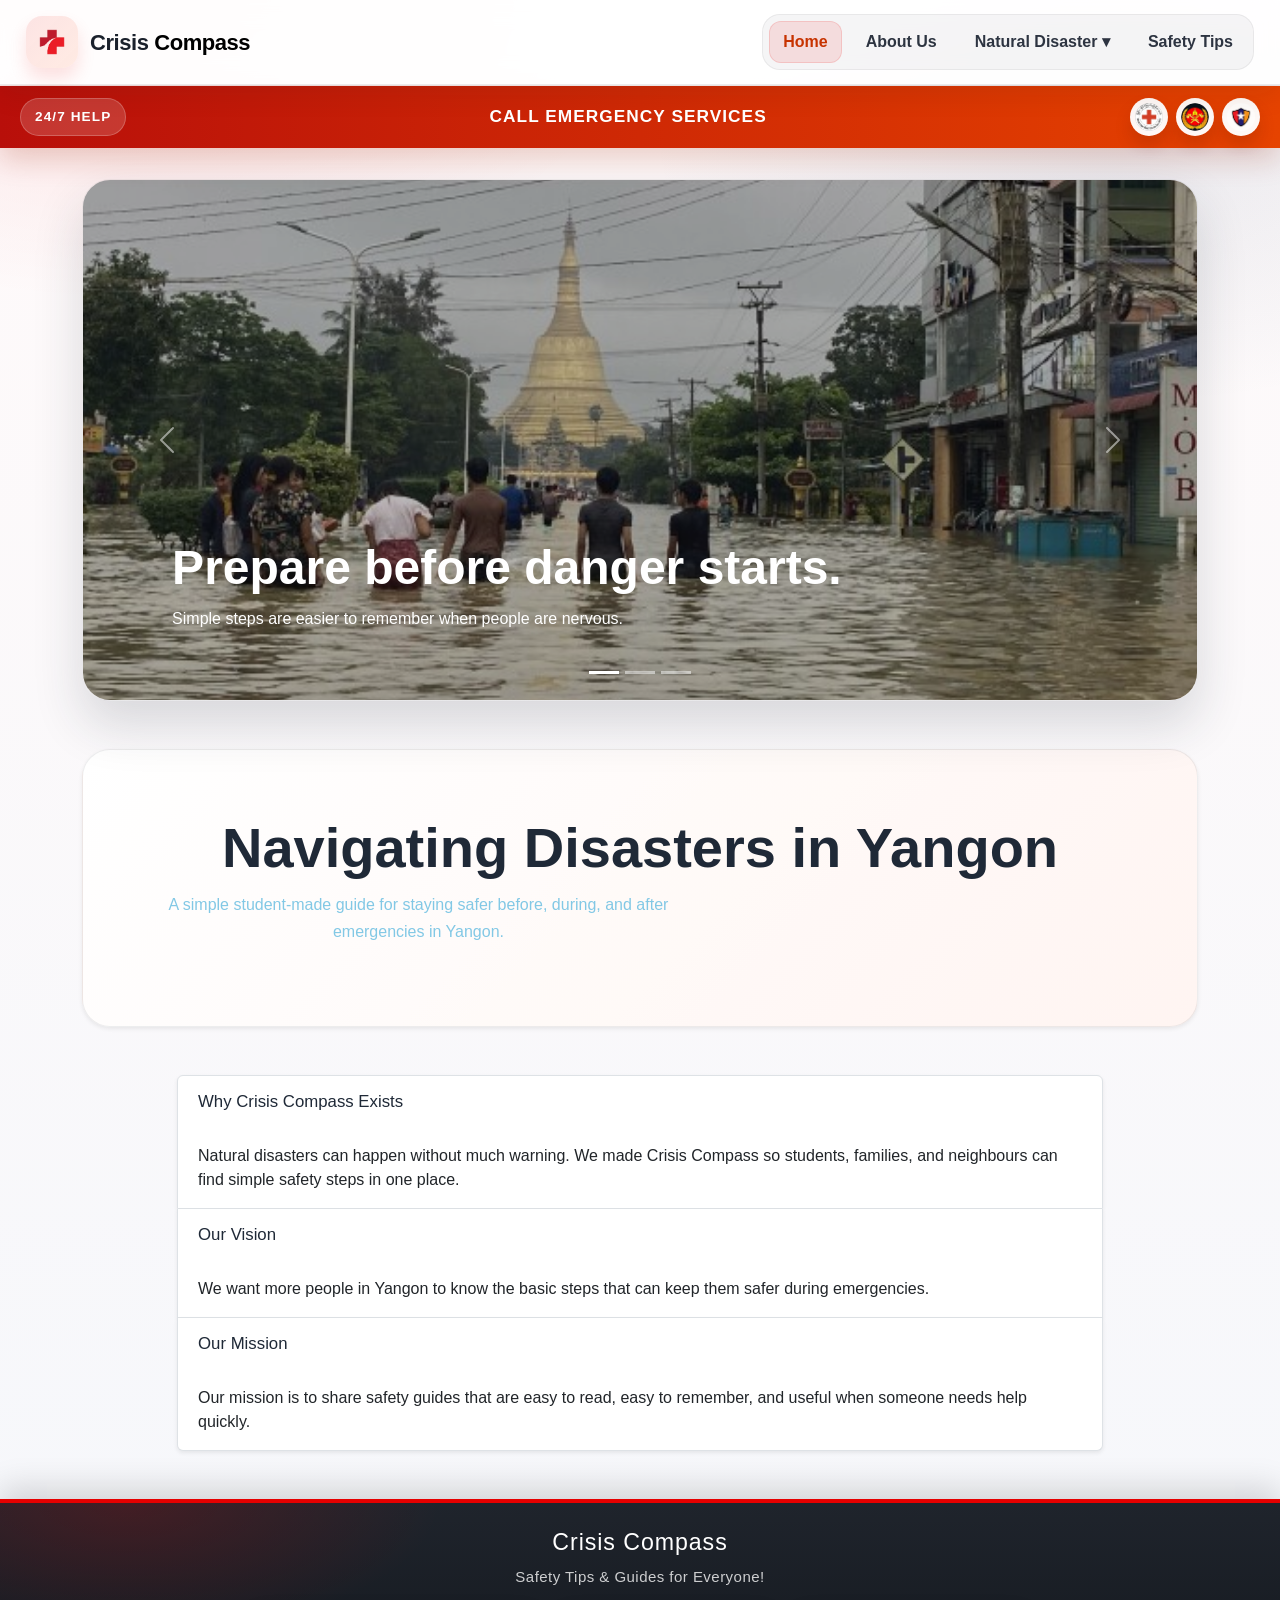
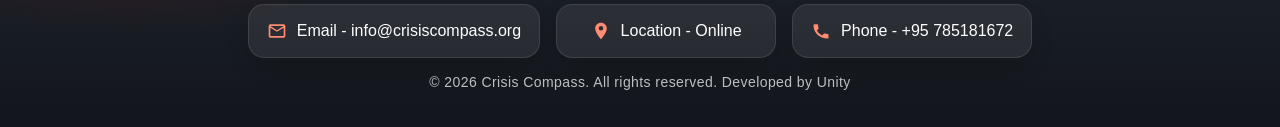
<file: index.html>
<!DOCTYPE html>
<html lang="en">
<head>
    <meta charset="UTF-8">
    <meta name="viewport" content="width=device-width, initial-scale=1.0">
    <title>Crisis Compass</title>
    <link rel="icon" type="image/png" href="media/Logo.png">
    <link rel="stylesheet" href="https://cdn.jsdelivr.net/npm/bootstrap@5.3.3/dist/css/bootstrap.min.css">
    <link rel="stylesheet" href="pages/shared.css">
</head>
<body class="home-page">
    <nav class="navbar">
        <div class="logo">
            <img class="logo-image" src="media/Logo.png" alt="Crisis Compass Logo">
            <span class="brand">Crisis <b>Compass</b></span>
        </div>

        <input type="checkbox" id="nav-toggle" class="nav-toggle">
        <label for="nav-toggle" class="nav-toggle-label" aria-label="Toggle navigation">
            <span></span>
            <span></span>
            <span></span>
        </label>

        <ul class="nav-links">
            <li><a class="active" href="index.html">Home</a></li>
            <li><a href="pages/aboutus.html">About Us</a></li>
            <li class="dropdown">
                <a href="#">Natural Disaster &#9662;</a>
                <ul class="dropdown-menu">
                    <li><a href="pages/Earthquake.html">Earthquake</a></li>
                    <li><a href="pages/Flood.html">Flood</a></li>
                    <li><a href="pages/Tornado.html">Cyclone</a></li>
                    <li><a href="pages/Tsunami.html">Tsunami</a></li>
                    <li><a href="pages/fire-safety.html">Fire Safety</a></li>
                </ul>
            </li>
            <li><a href="pages/Safety_tips.html">Safety Tips</a></li>
        </ul>
    </nav>

    <a href="pages/emergency.html" class="emergency-bar">
        <span class="em-badge">24/7 Help</span>
        <span class="em-text">Call Emergency Services</span>
        <span class="em-logos">
            <img src="media/medicial.png" alt="Medical Support">
            <img src="media/fire.png" alt="Fire Force">
            <img src="media/police.png" alt="Police">
        </span>
    </a>

    <main class="home-main">
        <div class="container">
            <div id="homeSafetySlides" class="carousel slide home-carousel mb-5" data-bs-ride="carousel">
                <div class="carousel-indicators">
                    <button type="button" data-bs-target="#homeSafetySlides" data-bs-slide-to="0" class="active" aria-current="true" aria-label="Slide 1"></button>
                    <button type="button" data-bs-target="#homeSafetySlides" data-bs-slide-to="1" aria-label="Slide 2"></button>
                    <button type="button" data-bs-target="#homeSafetySlides" data-bs-slide-to="2" aria-label="Slide 3"></button>
                </div>
                <div class="carousel-inner">
                    <div class="carousel-item active">
                        <img src="media/flood.jpg" class="d-block w-100" alt="Fire safety preparation">
                        <div class="carousel-caption">
                            <h2>Prepare before danger starts.</h2>
                            <p>Simple steps are easier to remember when people are nervous.</p>
                        </div>
                    </div>
                    <div class="carousel-item">
                        <img src="media/fire_prevention.webp" class="d-block w-100" alt="Fire prevention safety">
                        <div class="carousel-caption">
                            <h2>Prevent risks at home.</h2>
                            <p>Small habits like checking heat, wires, exits, and supplies can prevent bigger problems.</p>
                        </div>
                    </div>
                    <div class="carousel-item">
                        <img src="media/first_aid_kit.png" class="d-block w-100" alt="Emergency kit supplies">
                        <div class="carousel-caption">
                            <h2>Keep emergency supplies ready.</h2>
                            <p>A small kit can really help when power, roads, or phones are not working.</p>
                        </div>
                    </div>
                </div>
                <button class="carousel-control-prev" type="button" data-bs-target="#homeSafetySlides" data-bs-slide="prev">
                    <span class="carousel-control-prev-icon" aria-hidden="true"></span>
                    <span class="visually-hidden">Previous</span>
                </button>
                <button class="carousel-control-next" type="button" data-bs-target="#homeSafetySlides" data-bs-slide="next">
                    <span class="carousel-control-next-icon" aria-hidden="true"></span>
                    <span class="visually-hidden">Next</span>
                </button>
            </div>

            <div class="hero-section text-center shadow-sm">
                <h1 class="display-4 fw-bold">Navigating Disasters in Yangon</h1>
                <p class="lead px-3">A simple student-made guide for staying safer before, during, and after emergencies in Yangon.</p>
            </div>

            <div class="row mt-5 justify-content-center">
                <div class="col-md-10">
                    <div class="accordion" id="homeAccordion">
                        <div class="accordion-item shadow-sm">
                            <div class="accordion-header"><h3 class="custom-btn">Why Crisis Compass Exists</h3></div>
                            <div class="accordion-body">
                                Natural disasters can happen without much warning. We made Crisis Compass so students, families, and neighbours can find simple safety steps in one place.
                            </div>
                        </div>

                        <div class="accordion-item shadow-sm">
                            <div class="accordion-header"><h3 class="custom-btn">Our Vision</h3></div>
                            <div class="accordion-body">
                                We want more people in Yangon to know the basic steps that can keep them safer during emergencies.
                            </div>
                        </div>

                        <div class="accordion-item shadow-sm">
                            <div class="accordion-header"><h3 class="custom-btn">Our Mission</h3></div>
                            <div class="accordion-body">
                                Our mission is to share safety guides that are easy to read, easy to remember, and useful when someone needs help quickly.
                            </div>
                        </div>
                    </div>
                </div>
            </div>
        </div>
    </main>

    <footer>
        <h3>Crisis Compass</h3>
        <p class="footer-lead">Safety Tips &amp; Guides for Everyone!</p>
        <ul>
            <li><a class="footer-link" href="mailto:info@crisiscompass.org"><span class="footer-icon"><svg viewBox="0 0 24 24"><path d="M20 4H4a2 2 0 0 0-2 2v12a2 2 0 0 0 2 2h16a2 2 0 0 0 2-2V6a2 2 0 0 0-2-2Zm0 2-8 5L4 6h16Zm0 12H4V8l8 5 8-5v10Z"></path></svg></span><span>Email - info@crisiscompass.org</span></a></li>
            <li><a class="footer-link" href="#"><span class="footer-icon"><svg viewBox="0 0 24 24"><path d="M12 2c-3.86 0-7 3.14-7 7 0 5.25 7 13 7 13s7-7.75 7-13c0-3.86-3.14-7-7-7Zm0 9.5A2.5 2.5 0 1 1 12 6a2.5 2.5 0 0 1 0 5.5Z"></path></svg></span><span>Location - Online</span></a></li>
            <li><a class="footer-link" href="tel:+95785181672"><span class="footer-icon"><svg viewBox="0 0 24 24"><path d="M6.62 10.79a15.05 15.05 0 0 0 6.59 6.59l2.2-2.2a1 1 0 0 1 1.02-.24c1.12.37 2.33.57 3.57.57a1 1 0 0 1 1 1V20a1 1 0 0 1-1 1C10.07 21 3 13.93 3 5a1 1 0 0 1 1-1h3.5a1 1 0 0 1 1 1c0 1.24.2 2.45.57 3.57a1 1 0 0 1-.24 1.02l-2.21 2.2Z"></path></svg></span><span>Phone - +95 785181672</span></a></li>
        </ul>
        <p>&copy; 2026 Crisis Compass. All rights reserved. Developed by Unity</p>
    </footer>

    <script src="https://cdn.jsdelivr.net/npm/bootstrap@5.3.3/dist/js/bootstrap.bundle.min.js"></script>
</body>
</html>
</file>
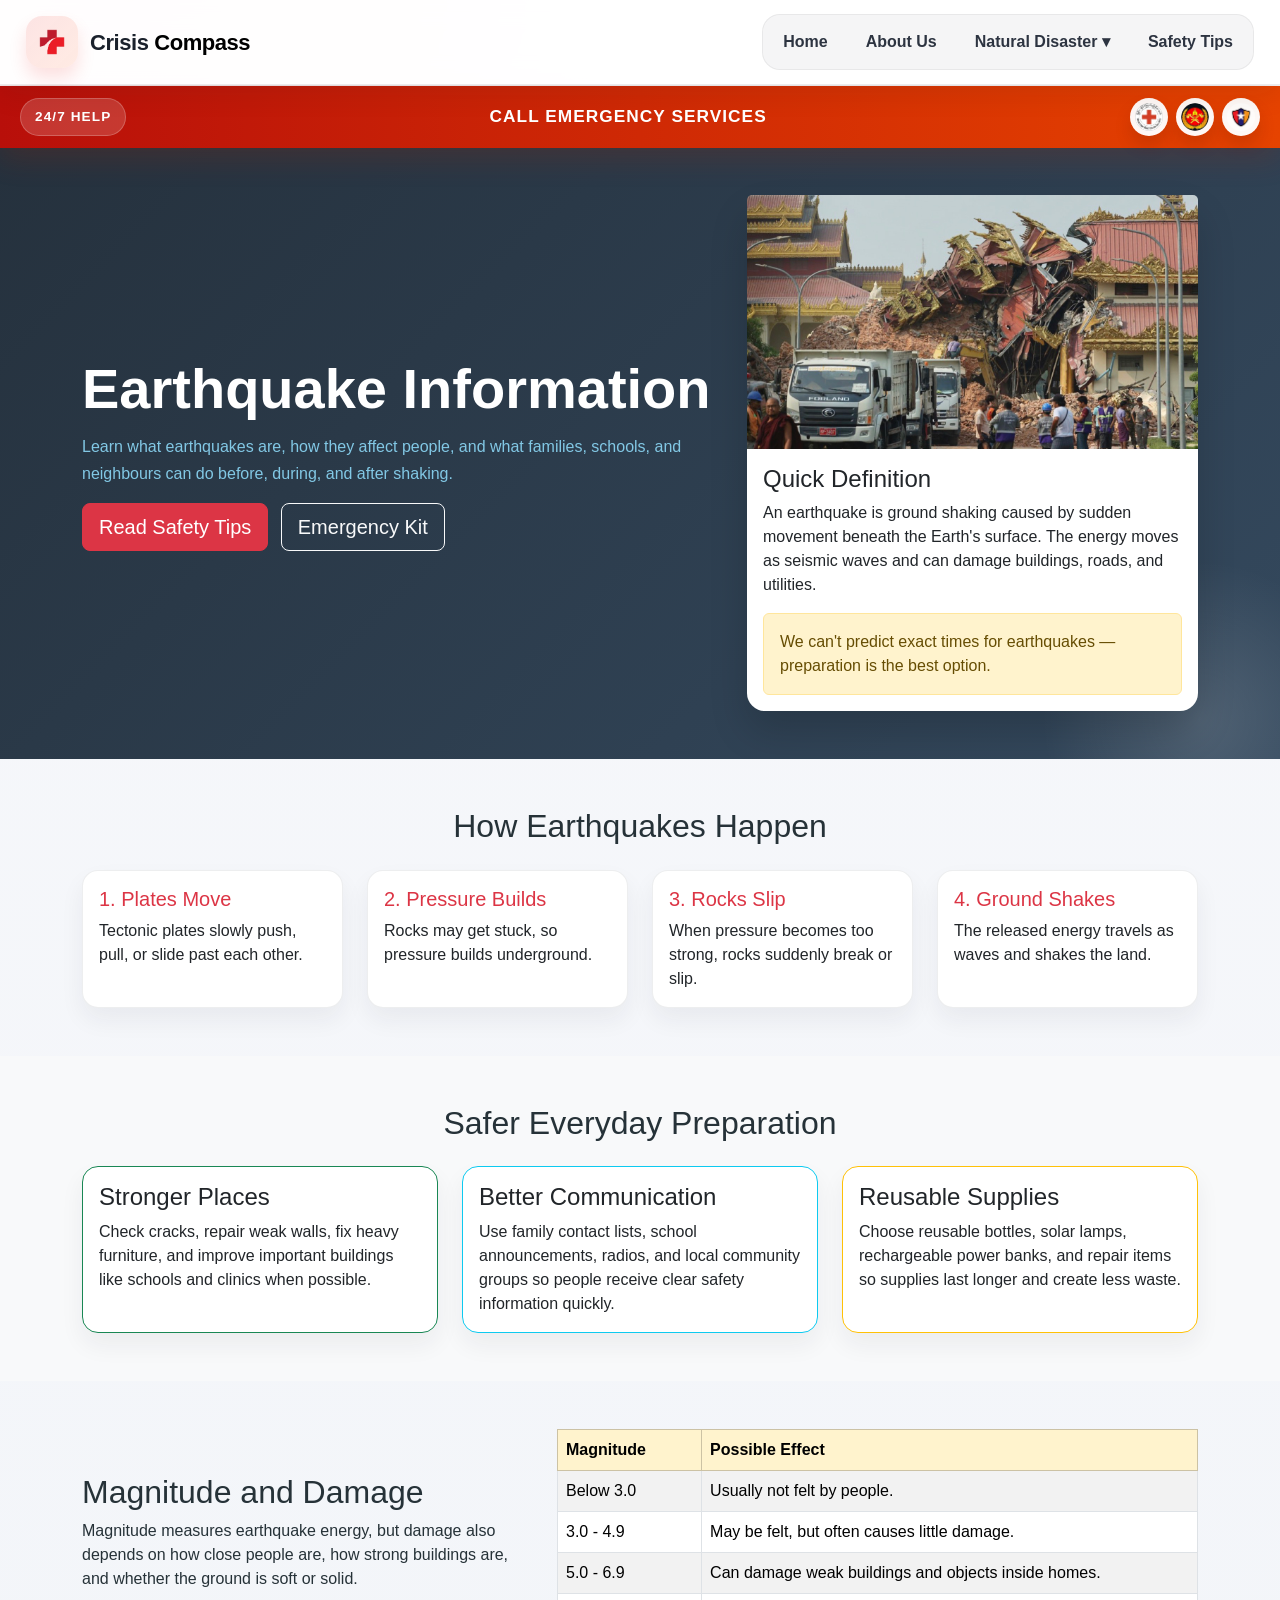
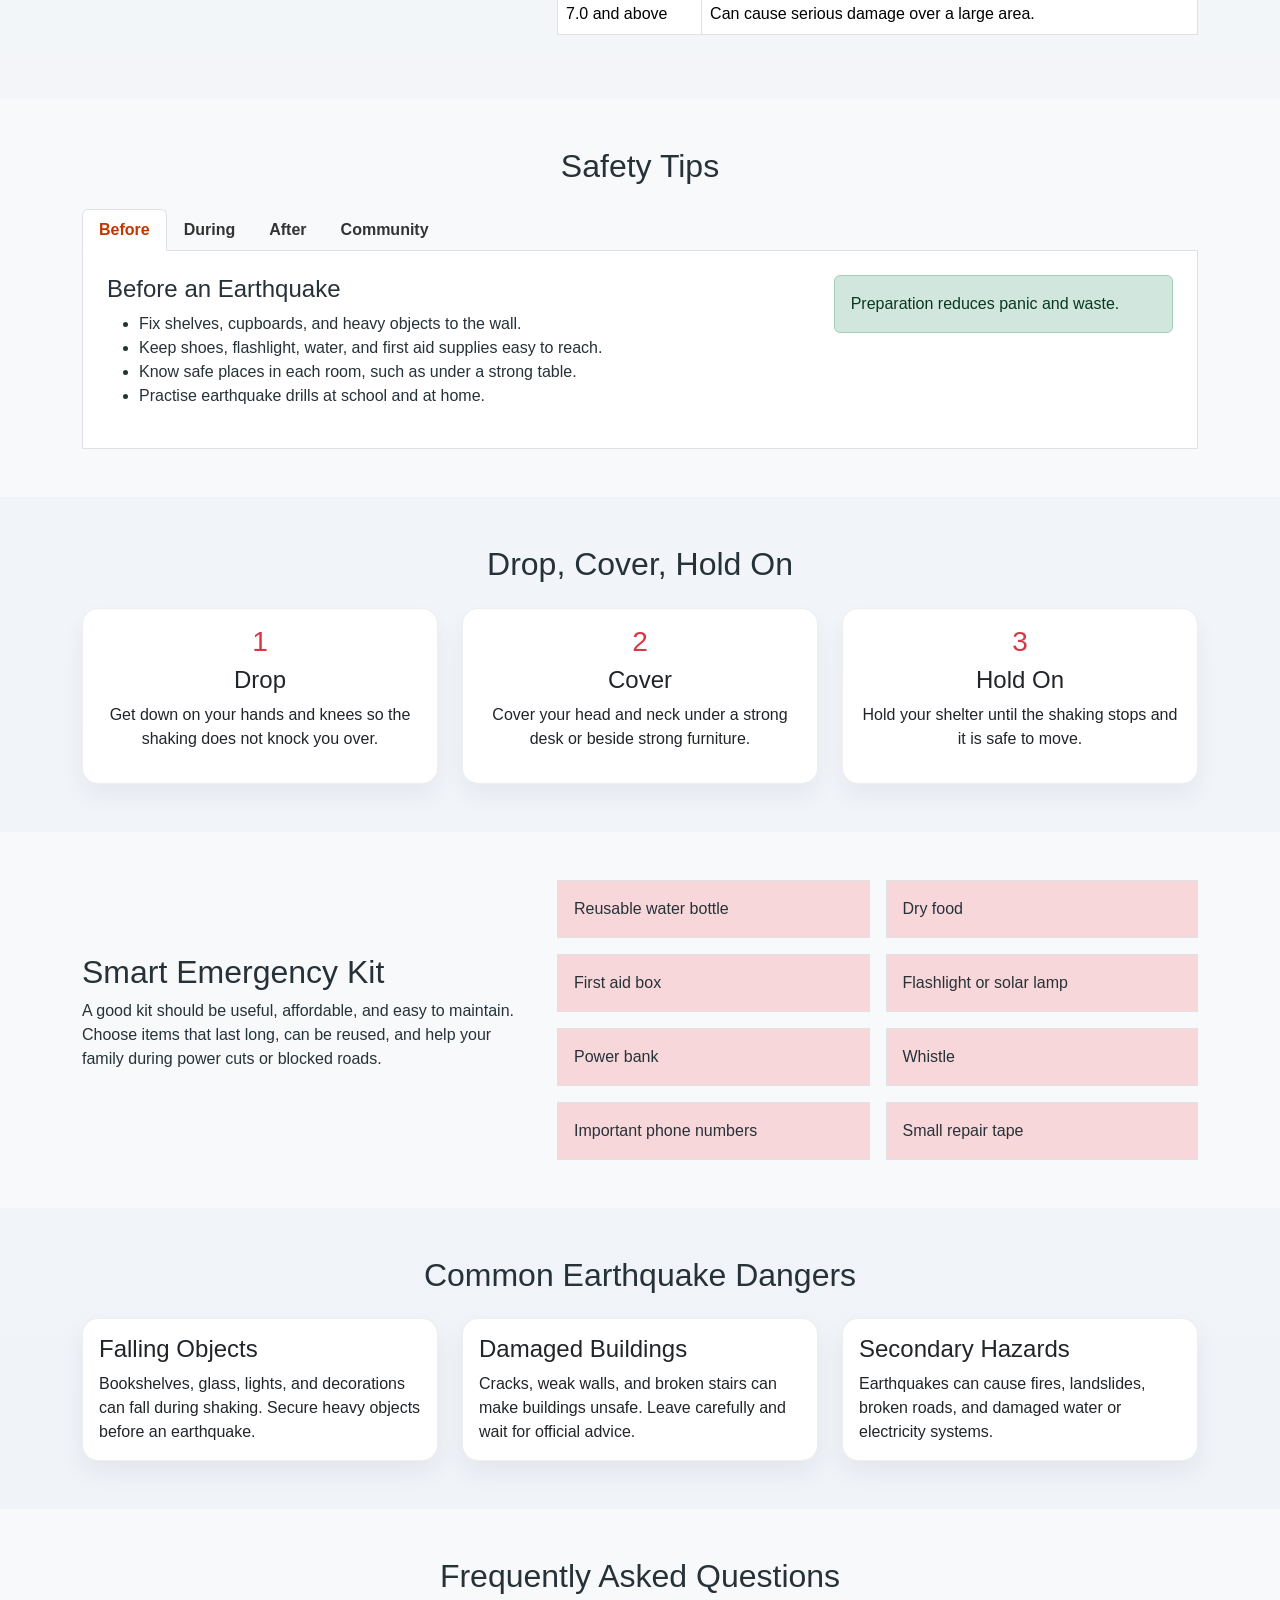
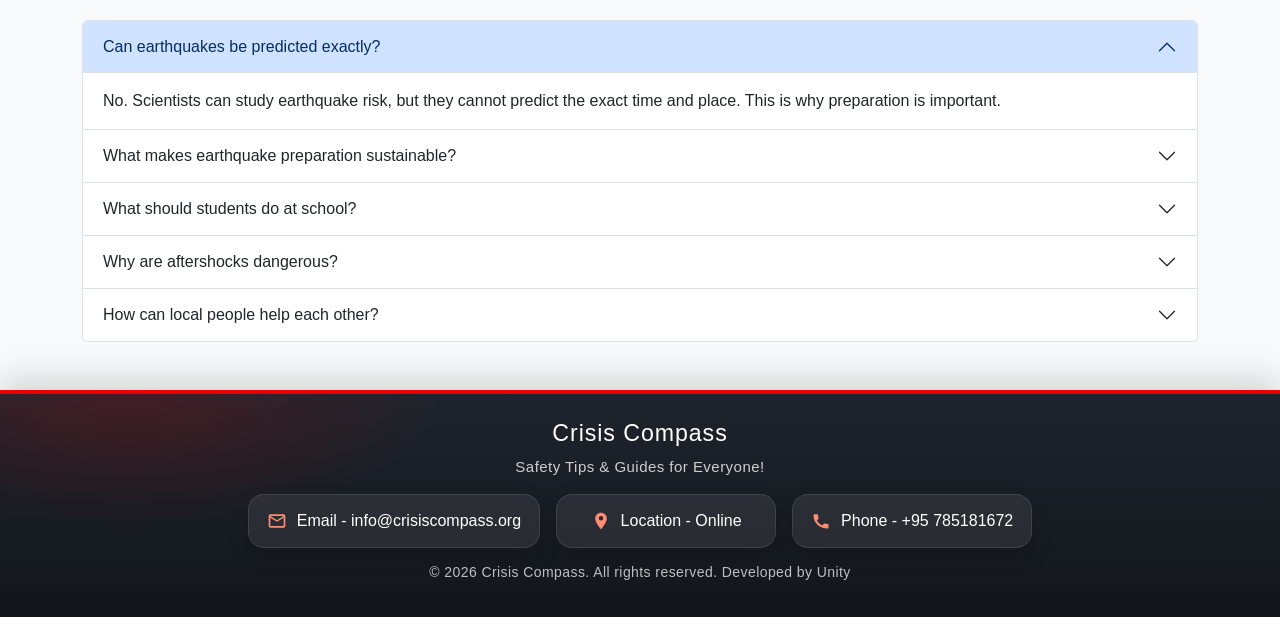
<file: pages/Earthquake.html>
<!DOCTYPE html>
<html lang="en">
<head>
    <meta charset="UTF-8">
    <meta name="viewport" content="width=device-width, initial-scale=1.0">
    <title>Earthquake Information | Crisis Compass</title>
    <link rel="icon" type="image/png" href="../media/Logo.png">
    <link rel="stylesheet" href="https://cdn.jsdelivr.net/npm/bootstrap@5.3.3/dist/css/bootstrap.min.css">
    <link rel="stylesheet" href="shared.css">
</head>
<body class="info-page">
        <nav class="navbar">
        <div class="logo">
            <img class="logo-image" src="../media/Logo.png" alt="Crisis Compass Logo">
            <span class="brand">Crisis <b>Compass</b></span>
        </div>

        <input type="checkbox" id="nav-toggle" class="nav-toggle">
        <label for="nav-toggle" class="nav-toggle-label" aria-label="Toggle navigation">
            <span></span>
            <span></span>
            <span></span>
        </label>

        <ul class="nav-links">
            <li><a href="../index.html">Home</a></li>
            <li><a href="aboutus.html">About Us</a></li>
            <li class="dropdown">
                <a href="#">Natural Disaster &#9662;</a>
                <ul class="dropdown-menu">
                    <li><a class="active" href="Earthquake.html">Earthquake</a></li>
                    <li><a href="Flood.html">Flood</a></li>
                    <li><a href="Tornado.html">Cyclone</a></li>
                    <li><a href="Tsunami.html">Tsunami</a></li>
                    <li><a href="fire-safety.html">Fire Safety</a></li>
                </ul>
            </li>
            <li><a href="Safety_tips.html">Safety Tips</a></li>
        </ul>
    </nav>

        <a href="emergency.html" class="emergency-bar">
        <span class="em-badge">24/7 Help</span>
        <span class="em-text">Call Emergency Services</span>
        <span class="em-logos">
            <img src="../media/medicial.png" alt="Medical Support">
            <img src="../media/fire.png" alt="Fire Force">
            <img src="../media/police.png" alt="Police">
        </span>
    </a>

    <header class="simple-hero text-white">
        <div class="container py-5">
            <div class="row align-items-center g-4">
                <div class="col-md-7">
                    <h1 class="display-4 fw-bold">Earthquake Information</h1>
                    <p class="lead">
                        Learn what earthquakes are, how they affect people, and what families,
                        schools, and neighbours can do before, during, and after shaking.
                    </p>
                    <a href="Safety_tips.html" class="btn btn-danger btn-lg">Read Safety Tips</a>
                    <a href="#kit" class="btn btn-outline-light btn-lg ms-md-2 mt-2 mt-md-0">Emergency Kit</a>
                </div>
                <div class="col-md-5">
                    <div class="card text-dark">
                        <img src="../media/earthquake.jpg" class="card-img-top" alt="Earthquake" style="max-height:260px;object-fit:cover;">
                        <div class="card-body">
                            <h4 class="card-title">Quick Definition</h4>
                            <p class="card-text">An earthquake is ground shaking caused by sudden movement beneath the Earth's surface. The energy moves as seismic waves and can damage buildings, roads, and utilities.</p>
                            <div class="alert alert-warning mb-0">We can't predict exact times for earthquakes — preparation is the best option.</div>
                        </div>
                    </div>
                </div>
            </div>
        </div>
    </header>

        <section class="py-5">
            <div class="container">
                <h2 class="text-center mb-4">How Earthquakes Happen</h2>
                <div class="row g-4">
                    <div class="col-md-3 col-sm-6">
                        <div class="card h-100">
                            <div class="card-body">
                                <h5 class="card-title text-danger">1. Plates Move</h5>
                                <p class="card-text">Tectonic plates slowly push, pull, or slide past each other.</p>
                            </div>
                        </div>
                    </div>
                    <div class="col-md-3 col-sm-6">
                        <div class="card h-100">
                            <div class="card-body">
                                <h5 class="card-title text-danger">2. Pressure Builds</h5>
                                <p class="card-text">Rocks may get stuck, so pressure builds underground.</p>
                            </div>
                        </div>
                    </div>
                    <div class="col-md-3 col-sm-6">
                        <div class="card h-100">
                            <div class="card-body">
                                <h5 class="card-title text-danger">3. Rocks Slip</h5>
                                <p class="card-text">When pressure becomes too strong, rocks suddenly break or slip.</p>
                            </div>
                        </div>
                    </div>
                    <div class="col-md-3 col-sm-6">
                        <div class="card h-100">
                            <div class="card-body">
                                <h5 class="card-title text-danger">4. Ground Shakes</h5>
                                <p class="card-text">The released energy travels as waves and shakes the land.</p>
                            </div>
                        </div>
                    </div>
                </div>
            </div>
        </section>

        <section class="py-5 bg-light">
            <div class="container">
                <h2 class="text-center mb-4">Safer Everyday Preparation</h2>
                <div class="row g-4">
                    <div class="col-md-4">
                        <div class="card h-100 border-success">
                            <div class="card-body">
                                <h4 class="card-title">Stronger Places</h4>
                                <p class="card-text">
                                    Check cracks, repair weak walls, fix heavy furniture, and improve
                                    important buildings like schools and clinics when possible.
                                </p>
                            </div>
                        </div>
                    </div>
                    <div class="col-md-4">
                        <div class="card h-100 border-info">
                            <div class="card-body">
                                <h4 class="card-title">Better Communication</h4>
                                <p class="card-text">
                                    Use family contact lists, school announcements, radios, and local
                                    community groups so people receive clear safety information quickly.
                                </p>
                            </div>
                        </div>
                    </div>
                    <div class="col-md-4">
                        <div class="card h-100 border-warning">
                            <div class="card-body">
                                <h4 class="card-title">Reusable Supplies</h4>
                                <p class="card-text">
                                    Choose reusable bottles, solar lamps, rechargeable power banks, and
                                    repair items so supplies last longer and create less waste.
                                </p>
                            </div>
                        </div>
                    </div>
                </div>
            </div>
        </section>

        <section class="py-5">
            <div class="container">
                <div class="row align-items-center g-4">
                    <div class="col-md-5">
                        <h2>Magnitude and Damage</h2>
                        <p>
                            Magnitude measures earthquake energy, but damage also depends on how
                            close people are, how strong buildings are, and whether the ground is soft
                            or solid.
                        </p>
                    </div>
                    <div class="col-md-7">
                        <table class="table table-bordered table-striped">
                            <thead class="table-warning">
                                <tr>
                                    <th>Magnitude</th>
                                    <th>Possible Effect</th>
                                </tr>
                            </thead>
                            <tbody>
                                <tr>
                                    <td>Below 3.0</td>
                                    <td>Usually not felt by people.</td>
                                </tr>
                                <tr>
                                    <td>3.0 - 4.9</td>
                                    <td>May be felt, but often causes little damage.</td>
                                </tr>
                                <tr>
                                    <td>5.0 - 6.9</td>
                                    <td>Can damage weak buildings and objects inside homes.</td>
                                </tr>
                                <tr>
                                    <td>7.0 and above</td>
                                    <td>Can cause serious damage over a large area.</td>
                                </tr>
                            </tbody>
                        </table>
                    </div>
                </div>
            </div>
        </section>

        <section class="py-5 bg-light" id="safety">
            <div class="container">
                <h2 class="text-center mb-4">Safety Tips</h2>

                <ul class="nav nav-tabs" id="safetyTabs">
                    <li class="nav-item">
                        <a href="#before" class="nav-link active" data-bs-toggle="tab">Before</a>
                    </li>
                    <li class="nav-item">
                        <a href="#during" class="nav-link" data-bs-toggle="tab">During</a>
                    </li>
                    <li class="nav-item">
                        <a href="#after" class="nav-link" data-bs-toggle="tab">After</a>
                    </li>
                    <li class="nav-item">
                        <a href="#community" class="nav-link" data-bs-toggle="tab">Community</a>
                    </li>
                </ul>

                <div class="tab-content border border-top-0 p-4 bg-white">
                    <div class="tab-pane active" id="before">
                        <div class="row">
                            <div class="col-md-8">
                                <h4>Before an Earthquake</h4>
                                <ul>
                                    <li>Fix shelves, cupboards, and heavy objects to the wall.</li>
                                    <li>Keep shoes, flashlight, water, and first aid supplies easy to reach.</li>
                                    <li>Know safe places in each room, such as under a strong table.</li>
                                    <li>Practise earthquake drills at school and at home.</li>
                                </ul>
                            </div>
                            <div class="col-md-4">
                                <div class="alert alert-success">Preparation reduces panic and waste.</div>
                            </div>
                        </div>
                    </div>

                    <div class="tab-pane" id="during">
                        <div class="row">
                            <div class="col-md-8">
                                <h4>During an Earthquake</h4>
                                <ul>
                                    <li>Drop, cover, and hold on.</li>
                                    <li>Stay away from windows, shelves, mirrors, and hanging objects.</li>
                                    <li>If outside, move to an open area away from buildings and power lines.</li>
                                    <li>If in a car, stop away from bridges, trees, and wires.</li>
                                </ul>
                            </div>
                            <div class="col-md-4">
                                <div class="alert alert-danger">Do not run outside while shaking is happening.</div>
                            </div>
                        </div>
                    </div>

                    <div class="tab-pane" id="after">
                        <div class="row">
                            <div class="col-md-8">
                                <h4>After an Earthquake</h4>
                                <ul>
                                    <li>Check yourself and others for injuries.</li>
                                    <li>Leave damaged buildings carefully and do not use elevators.</li>
                                    <li>Watch for aftershocks, broken glass, fires, and fallen wires.</li>
                                    <li>Use text messages if phone networks are busy.</li>
                                </ul>
                            </div>
                            <div class="col-md-4">
                                <div class="alert alert-info">Listen to official emergency information.</div>
                            </div>
                        </div>
                    </div>

                    <div class="tab-pane" id="community">
                        <div class="row">
                            <div class="col-md-8">
                                <h4>Community Safety</h4>
                                <ul>
                                    <li>Mark safe open spaces and clear evacuation routes.</li>
                                    <li>Help children, elderly people, and disabled people during drills.</li>
                                    <li>Share trusted emergency numbers with neighbours.</li>
                                    <li>Keep community shelters clean, organised, and ready to use.</li>
                                </ul>
                            </div>
                            <div class="col-md-4">
                                <div class="alert alert-warning">A prepared community protects more people.</div>
                            </div>
                        </div>
                    </div>
                </div>
            </div>
        </section>

        <section class="py-5">
            <div class="container">
                <h2 class="text-center mb-4">Drop, Cover, Hold On</h2>
                <div class="row g-4">
                    <div class="col-md-4">
                        <div class="card h-100 text-center">
                            <div class="card-body">
                                <h3 class="text-danger">1</h3>
                                <h4>Drop</h4>
                                <p>Get down on your hands and knees so the shaking does not knock you over.</p>
                            </div>
                        </div>
                    </div>
                    <div class="col-md-4">
                        <div class="card h-100 text-center">
                            <div class="card-body">
                                <h3 class="text-danger">2</h3>
                                <h4>Cover</h4>
                                <p>Cover your head and neck under a strong desk or beside strong furniture.</p>
                            </div>
                        </div>
                    </div>
                    <div class="col-md-4">
                        <div class="card h-100 text-center">
                            <div class="card-body">
                                <h3 class="text-danger">3</h3>
                                <h4>Hold On</h4>
                                <p>Hold your shelter until the shaking stops and it is safe to move.</p>
                            </div>
                        </div>
                    </div>
                </div>
            </div>
        </section>

        <section class="py-5 bg-light" id="kit">
            <div class="container">
                <div class="row align-items-center g-4">
                    <div class="col-md-5">
                        <h2>Smart Emergency Kit</h2>
                        <p>
                            A good kit should be useful, affordable, and easy to maintain. Choose
                            items that last long, can be reused, and help your family during power
                            cuts or blocked roads.
                        </p>
                    </div>
                    <div class="col-md-7">
                        <div class="row g-3">
                            <div class="col-sm-6"><div class="p-3 bg-danger-subtle border">Reusable water bottle</div></div>
                            <div class="col-sm-6"><div class="p-3 bg-danger-subtle border">Dry food</div></div>
                            <div class="col-sm-6"><div class="p-3 bg-danger-subtle border">First aid box</div></div>
                            <div class="col-sm-6"><div class="p-3 bg-danger-subtle border">Flashlight or solar lamp</div></div>
                            <div class="col-sm-6"><div class="p-3 bg-danger-subtle border">Power bank</div></div>
                            <div class="col-sm-6"><div class="p-3 bg-danger-subtle border">Whistle</div></div>
                            <div class="col-sm-6"><div class="p-3 bg-danger-subtle border">Important phone numbers</div></div>
                            <div class="col-sm-6"><div class="p-3 bg-danger-subtle border">Small repair tape</div></div>
                        </div>
                    </div>
                </div>
            </div>
        </section>

        <section class="py-5">
            <div class="container">
                <h2 class="text-center mb-4">Common Earthquake Dangers</h2>
                <div class="row g-4">
                    <div class="col-md-4">
                        <div class="card h-100">
                            <div class="card-body">
                                <h4 class="card-title">Falling Objects</h4>
                                <p class="card-text">
                                    Bookshelves, glass, lights, and decorations can fall during shaking.
                                    Secure heavy objects before an earthquake.
                                </p>
                            </div>
                        </div>
                    </div>
                    <div class="col-md-4">
                        <div class="card h-100">
                            <div class="card-body">
                                <h4 class="card-title">Damaged Buildings</h4>
                                <p class="card-text">
                                    Cracks, weak walls, and broken stairs can make buildings unsafe.
                                    Leave carefully and wait for official advice.
                                </p>
                            </div>
                        </div>
                    </div>
                    <div class="col-md-4">
                        <div class="card h-100">
                            <div class="card-body">
                                <h4 class="card-title">Secondary Hazards</h4>
                                <p class="card-text">
                                    Earthquakes can cause fires, landslides, broken roads, and damaged
                                    water or electricity systems.
                                </p>
                            </div>
                        </div>
                    </div>
                </div>
            </div>
        </section>

        <section class="py-5 bg-light">
            <div class="container">
                <h2 class="text-center mb-4">Frequently Asked Questions</h2>
                <div class="accordion" id="earthquakeAccordion">
                    <div class="accordion-item">
                        <h2 class="accordion-header">
                            <button class="accordion-button" data-bs-toggle="collapse" data-bs-target="#questionOne">
                                Can earthquakes be predicted exactly?
                            </button>
                        </h2>
                        <div class="accordion-collapse collapse show" id="questionOne" data-bs-parent="#earthquakeAccordion">
                            <div class="accordion-body">
                                No. Scientists can study earthquake risk, but they cannot predict the exact time and place. This is why preparation is important.
                            </div>
                        </div>
                    </div>

                    <div class="accordion-item">
                        <h2 class="accordion-header">
                            <button class="accordion-button collapsed" data-bs-toggle="collapse" data-bs-target="#questionTwo">
                                What makes earthquake preparation sustainable?
                            </button>
                        </h2>
                        <div class="accordion-collapse collapse" id="questionTwo" data-bs-parent="#earthquakeAccordion">
                            <div class="accordion-body">
                                Good preparation means using supplies that last, saving water and power, and repairing what can be safely repaired after the disaster.
                            </div>
                        </div>
                    </div>

                    <div class="accordion-item">
                        <h2 class="accordion-header">
                            <button class="accordion-button collapsed" data-bs-toggle="collapse" data-bs-target="#questionThree">
                                What should students do at school?
                            </button>
                        </h2>
                        <div class="accordion-collapse collapse" id="questionThree" data-bs-parent="#earthquakeAccordion">
                            <div class="accordion-body">
                                Students should follow the teacher's instructions, drop under a strong desk, cover the head and neck, hold on, and evacuate calmly after shaking stops.
                            </div>
                        </div>
                    </div>

                    <div class="accordion-item">
                        <h2 class="accordion-header">
                            <button class="accordion-button collapsed" data-bs-toggle="collapse" data-bs-target="#questionFour">
                                Why are aftershocks dangerous?
                            </button>
                        </h2>
                        <div class="accordion-collapse collapse" id="questionFour" data-bs-parent="#earthquakeAccordion">
                            <div class="accordion-body">
                                Aftershocks can damage buildings, roads, and walls that were already weakened by the first earthquake.
                            </div>
                        </div>
                    </div>

                    <div class="accordion-item">
                        <h2 class="accordion-header">
                            <button class="accordion-button collapsed" data-bs-toggle="collapse" data-bs-target="#questionFive">
                                How can local people help each other?
                            </button>
                        </h2>
                        <div class="accordion-collapse collapse" id="questionFive" data-bs-parent="#earthquakeAccordion">
                            <div class="accordion-body">
                                Neighbours can share emergency numbers, check on each other, keep paths clear, join drills, and help people who need extra support.
                            </div>
                        </div>
                    </div>
                </div>
            </div>
        </section>
    </main>

    <footer>
        <h3>Crisis Compass</h3>
        <p class="footer-lead">Safety Tips &amp; Guides for Everyone!</p>
        <ul>
            <li><a class="footer-link" href="mailto:info@crisiscompass.org"><span class="footer-icon"><svg viewBox="0 0 24 24"><path d="M20 4H4a2 2 0 0 0-2 2v12a2 2 0 0 0 2 2h16a2 2 0 0 0 2-2V6a2 2 0 0 0-2-2Zm0 2-8 5L4 6h16Zm0 12H4V8l8 5 8-5v10Z"></path></svg></span><span>Email - info@crisiscompass.org</span></a></li>
            <li><a class="footer-link" href="#"><span class="footer-icon"><svg viewBox="0 0 24 24"><path d="M12 2c-3.86 0-7 3.14-7 7 0 5.25 7 13 7 13s7-7.75 7-13c0-3.86-3.14-7-7-7Zm0 9.5A2.5 2.5 0 1 1 12 6a2.5 2.5 0 0 1 0 5.5Z"></path></svg></span><span>Location - Online</span></a></li>
            <li><a class="footer-link" href="tel:+95785181672"><span class="footer-icon"><svg viewBox="0 0 24 24"><path d="M6.62 10.79a15.05 15.05 0 0 0 6.59 6.59l2.2-2.2a1 1 0 0 1 1.02-.24c1.12.37 2.33.57 3.57.57a1 1 0 0 1 1 1V20a1 1 0 0 1-1 1C10.07 21 3 13.93 3 5a1 1 0 0 1 1-1h3.5a1 1 0 0 1 1 1c0 1.24.2 2.45.57 3.57a1 1 0 0 1-.24 1.02l-2.21 2.2Z"></path></svg></span><span>Phone - +95 785181672</span></a></li>
        </ul>
        <p>&copy; 2026 Crisis Compass. All rights reserved. Developed by Unity</p>
    </footer>

    <script src="https://cdn.jsdelivr.net/npm/bootstrap@5.3.3/dist/js/bootstrap.bundle.min.js"></script>
</body>
</html>
</file>
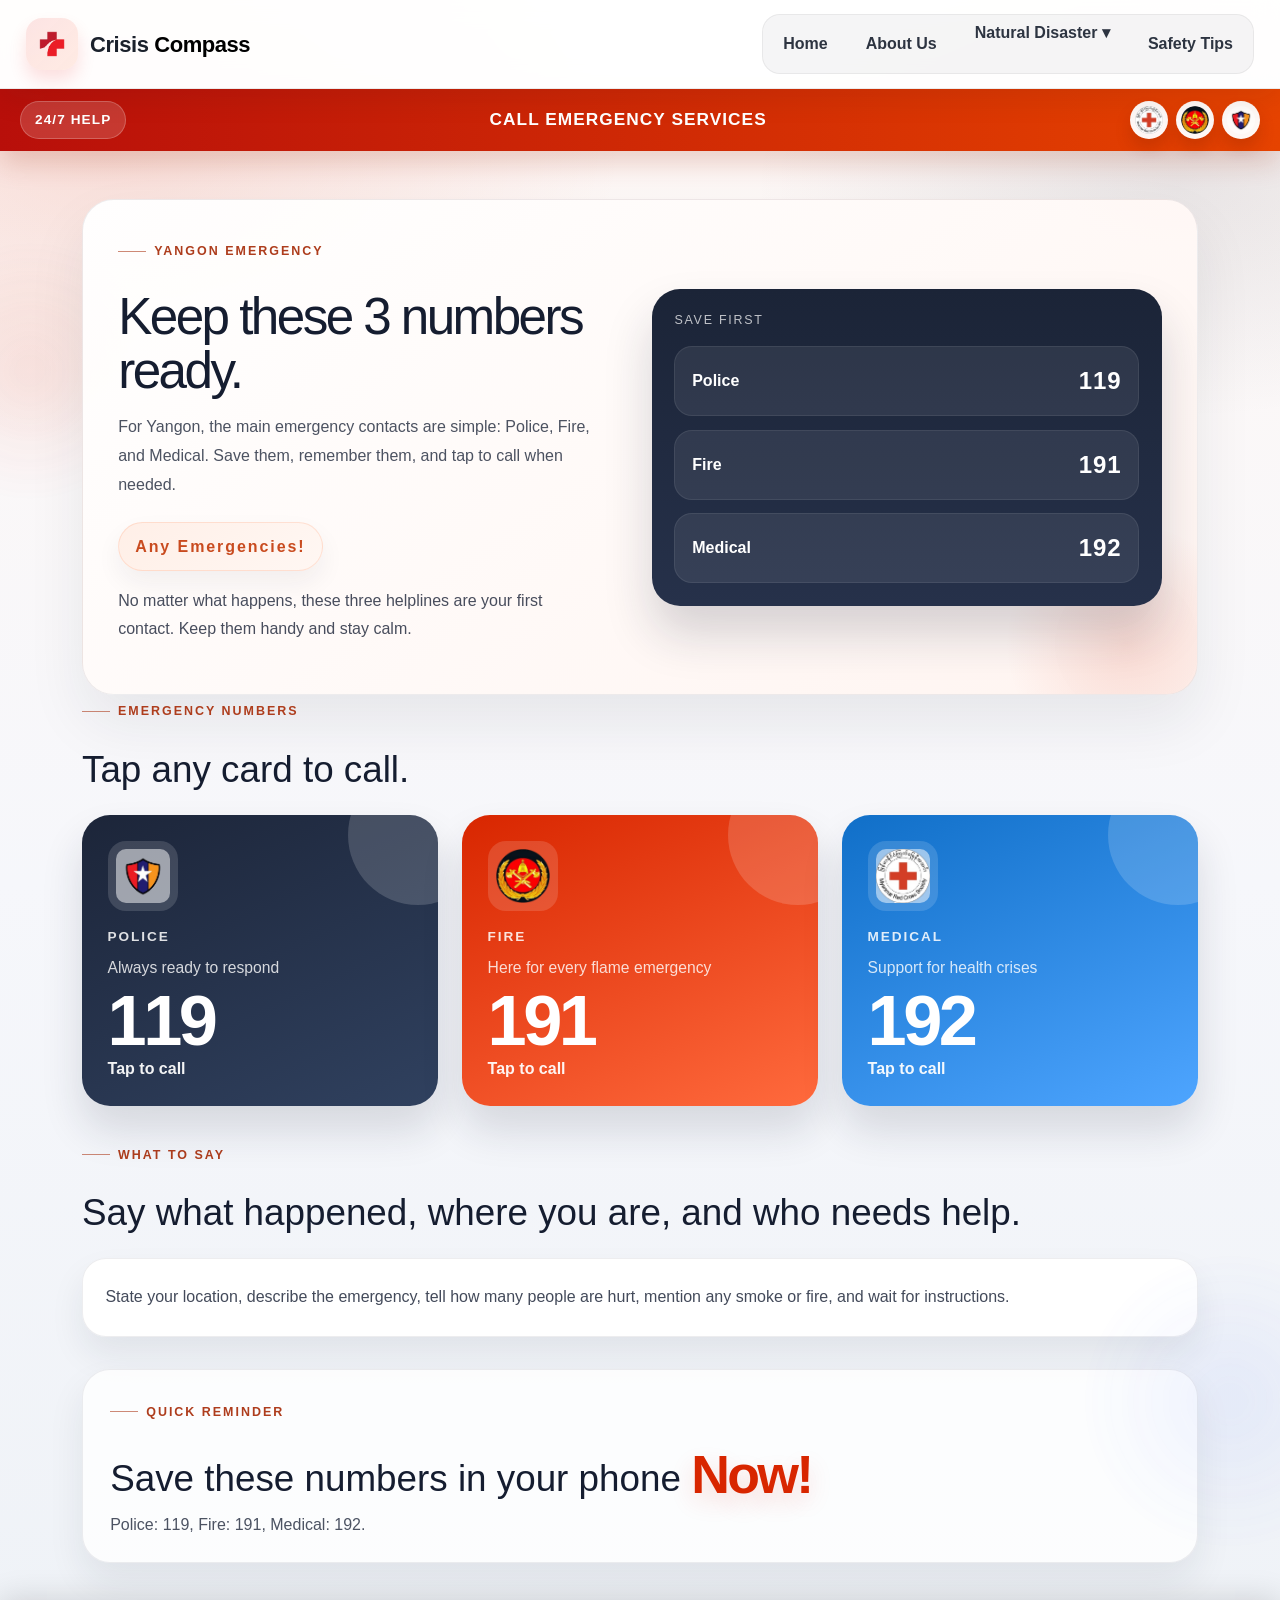
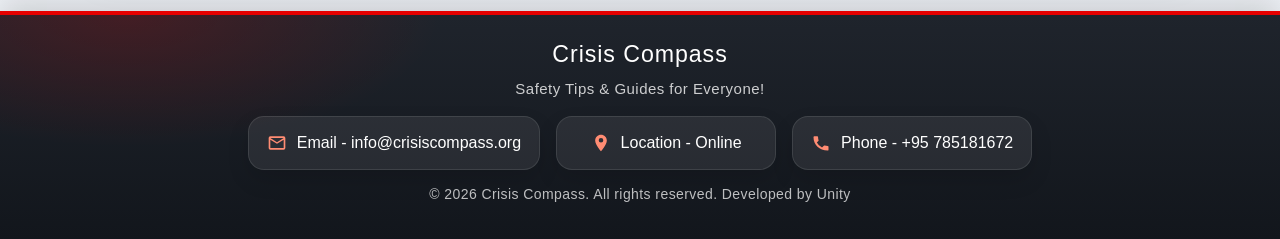
<file: pages/emergency.html>
<!DOCTYPE html>
<html lang="en">
<head>
    <meta charset="UTF-8">
    <meta name="viewport" content="width=device-width, initial-scale=1.0">
    <title>Emergency Numbers | Crisis Compass</title>
    <link rel="icon" type="image/png" href="../media/Logo.png">
    <link rel="stylesheet" href="https://cdn.jsdelivr.net/npm/bootstrap@5.3.3/dist/css/bootstrap.min.css">
    <link rel="stylesheet" href="shared.css">
</head>
<body class="em-page">
    <nav class="navbar">
        <div class="logo">
            <img class="logo-image" src="../media/Logo.png" alt="Crisis Compass Logo">
            <span class="brand">Crisis <b>Compass</b></span>
        </div>

        <input type="checkbox" id="nav-toggle" class="nav-toggle">
        <label for="nav-toggle" class="nav-toggle-label" aria-label="Toggle navigation">
            <span></span>
            <span></span>
            <span></span>
        </label>

        <ul class="nav-links">
            <li><a href="../index.html">Home</a></li>
            <li><a href="aboutus.html">About Us</a></li>

            <li class="dropdown">
                <a href="#">Natural Disaster &#9662;</a>
                <ul class="dropdown-menu">
                    <li><a href="Earthquake.html">Earthquake</a></li>
                    <li><a href="Flood.html">Flood</a></li>
                    <li><a href="Tornado.html">Cyclone</a></li>
                    <li><a href="Tsunami.html">Tsunami</a></li>
                    <li><a href="fire-safety.html">Fire Safety</a></li>
                </ul>
            </li>

            <li><a href="Safety_tips.html">Safety Tips</a></li>
        </ul>
    </nav>

    <a href="emergency.html" class="emergency-bar">
        <span class="em-badge">24/7 Help</span>
        <span class="em-text">Call Emergency Services</span>
        <span class="em-logos">
            <img src="../media/medicial.png" alt="Medical Support">
            <img src="../media/fire.png" alt="Fire Force">
            <img src="../media/police.png" alt="Police">
        </span>
    </a>

    <main class="em-main">
        <div class="container py-4 py-lg-5">
            <section class="em-hero" id="top">
                <div class="row g-4 align-items-center">
                    <div class="col-lg-6">
                        <div class="em-hero__copy">
                            <p class="em-kicker">Yangon Emergency</p>
                            <h1>Keep these 3 numbers ready.</h1>
                            <p class="em-lead">
                                For Yangon, the main emergency contacts are simple: Police, Fire, and Medical.
                                Save them, remember them, and tap to call when needed.
                            </p>

                            <div class="em-chip-row">
                                <span class="em-chip em-emergency-note">Any Emergencies!</span>
                            </div>
                            <p class="em-note">No matter what happens, these three helplines are your first contact. Keep them handy and stay calm.</p>
                        </div>
                    </div>

                    <div class="col-lg-6">
                        <aside class="em-side-card">
                            <p class="em-side-card__label">Save First</p>
                            <div class="em-side-card__list">
                                <div class="em-side-card__item">
                                    <span>Police</span>
                                    <strong>119</strong>
                                </div>
                                <div class="em-side-card__item">
                                    <span>Fire</span>
                                    <strong>191</strong>
                                </div>
                                <div class="em-side-card__item">
                                    <span>Medical</span>
                                    <strong>192</strong>
                                </div>
                            </div>
                        </aside>
                    </div>
                </div>
            </section>

            <section class="em-numbers" id="numbers">
                <div class="em-section-head">
                    <p class="em-kicker">Emergency Numbers</p>
                    <h2>Tap any card to call.</h2>
                </div>

                <div class="row g-4">
                    <div class="col-md-4">
                        <a class="em-number-card em-number-card--police" href="tel:119">
                            <img src="../media/police.png" alt="Police Logo" class="em-number-card__logo">
                            <span class="em-number-card__type">Police</span>
                            <span class="em-number-card__status">Always ready to respond</span>
                            <span class="em-number-card__number">119</span>
                            <span class="em-number-card__hint">Tap to call</span>
                        </a>
                    </div>

                    <div class="col-md-4">
                        <a class="em-number-card em-number-card--fire" href="tel:191">
                            <img src="../media/fire.png" alt="Fire Logo" class="em-number-card__logo">
                            <span class="em-number-card__type">Fire</span>
                            <span class="em-number-card__status">Here for every flame emergency</span>
                            <span class="em-number-card__number">191</span>
                            <span class="em-number-card__hint">Tap to call</span>
                        </a>
                    </div>

                    <div class="col-md-4">
                        <a class="em-number-card em-number-card--medical" href="tel:192">
                            <img src="../media/medicial.png" alt="Medical Logo" class="em-number-card__logo">
                            <span class="em-number-card__type">Medical</span>
                            <span class="em-number-card__status">Support for health crises</span>
                            <span class="em-number-card__number">192</span>
                            <span class="em-number-card__hint">Tap to call</span>
                        </a>
                    </div>
                </div>
            </section>

            <section class="em-what-to-say" id="what-to-say">
                <div class="em-section-head">
                    <p class="em-kicker">What to Say</p>
                    <h2>Say what happened, where you are, and who needs help.</h2>
                </div>
                <div class="em-what-list">
                    <p>State your location, describe the emergency, tell how many people are hurt, mention any smoke or fire, and wait for instructions.</p>
                </div>
            </section>

            <section class="em-save-strip">
                <div class="em-save-strip__content">
                    <p class="em-kicker">Quick Reminder</p>
                    <h2>Save these numbers in your phone <span class="em-save-now">Now!</span></h2>
                    <p>Police: 119, Fire: 191, Medical: 192.</p>
                </div>
            </section>
        </div>
    </main>

    <footer>
        <h3>Crisis Compass</h3>
        <p class="footer-lead">Safety Tips &amp; Guides for Everyone!</p>
        <ul>
            <li>
                <a class="footer-link" href="mailto:info@crisiscompass.org">
                    <span class="footer-icon">
                        <svg viewBox="0 0 24 24">
                            <path d="M20 4H4a2 2 0 0 0-2 2v12a2 2 0 0 0 2 2h16a2 2 0 0 0 2-2V6a2 2 0 0 0-2-2Zm0 2-8 5L4 6h16Zm0 12H4V8l8 5 8-5v10Z"></path>
                        </svg>
                    </span>
                    <span>Email - info@crisiscompass.org</span>
                </a>
            </li>
            <li>
                <a class="footer-link" href="#">
                    <span class="footer-icon">
                        <svg viewBox="0 0 24 24">
                            <path d="M12 2c-3.86 0-7 3.14-7 7 0 5.25 7 13 7 13s7-7.75 7-13c0-3.86-3.14-7-7-7Zm0 9.5A2.5 2.5 0 1 1 12 6a2.5 2.5 0 0 1 0 5.5Z"></path>
                        </svg>
                    </span>
                    <span>Location - Online</span>
                </a>
            </li>
            <li>
                <a class="footer-link" href="tel:+95785181672">
                    <span class="footer-icon">
                        <svg viewBox="0 0 24 24">
                            <path d="M6.62 10.79a15.05 15.05 0 0 0 6.59 6.59l2.2-2.2a1 1 0 0 1 1.02-.24c1.12.37 2.33.57 3.57.57a1 1 0 0 1 1 1V20a1 1 0 0 1-1 1C10.07 21 3 13.93 3 5a1 1 0 0 1 1-1h3.5a1 1 0 0 1 1 1c0 1.24.2 2.45.57 3.57a1 1 0 0 1-.24 1.02l-2.21 2.2Z"></path>
                        </svg>
                    </span>
                    <span>Phone - +95 785181672</span>
                </a>
            </li>
        </ul>
        <p>&copy; 2026 Crisis Compass. All rights reserved. Developed by Unity</p>
    </footer>
</body>
</html>
</file>
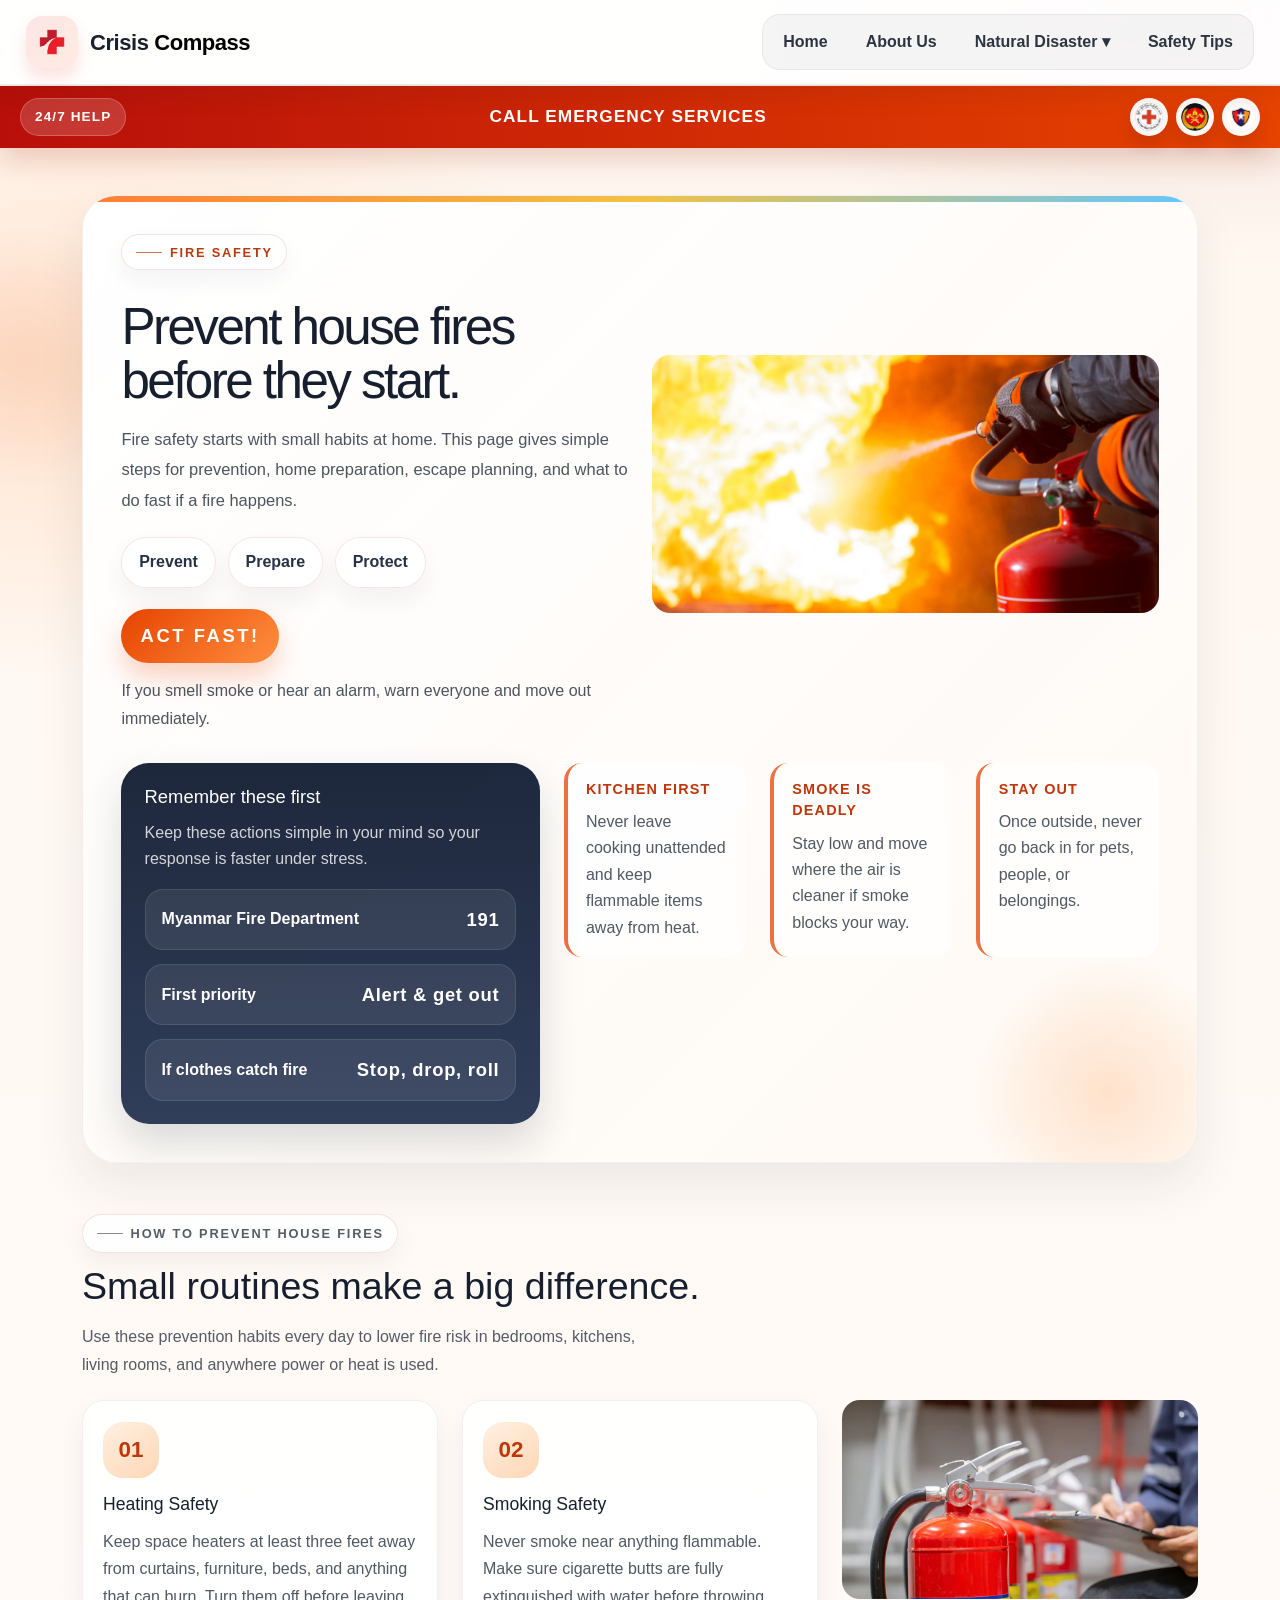
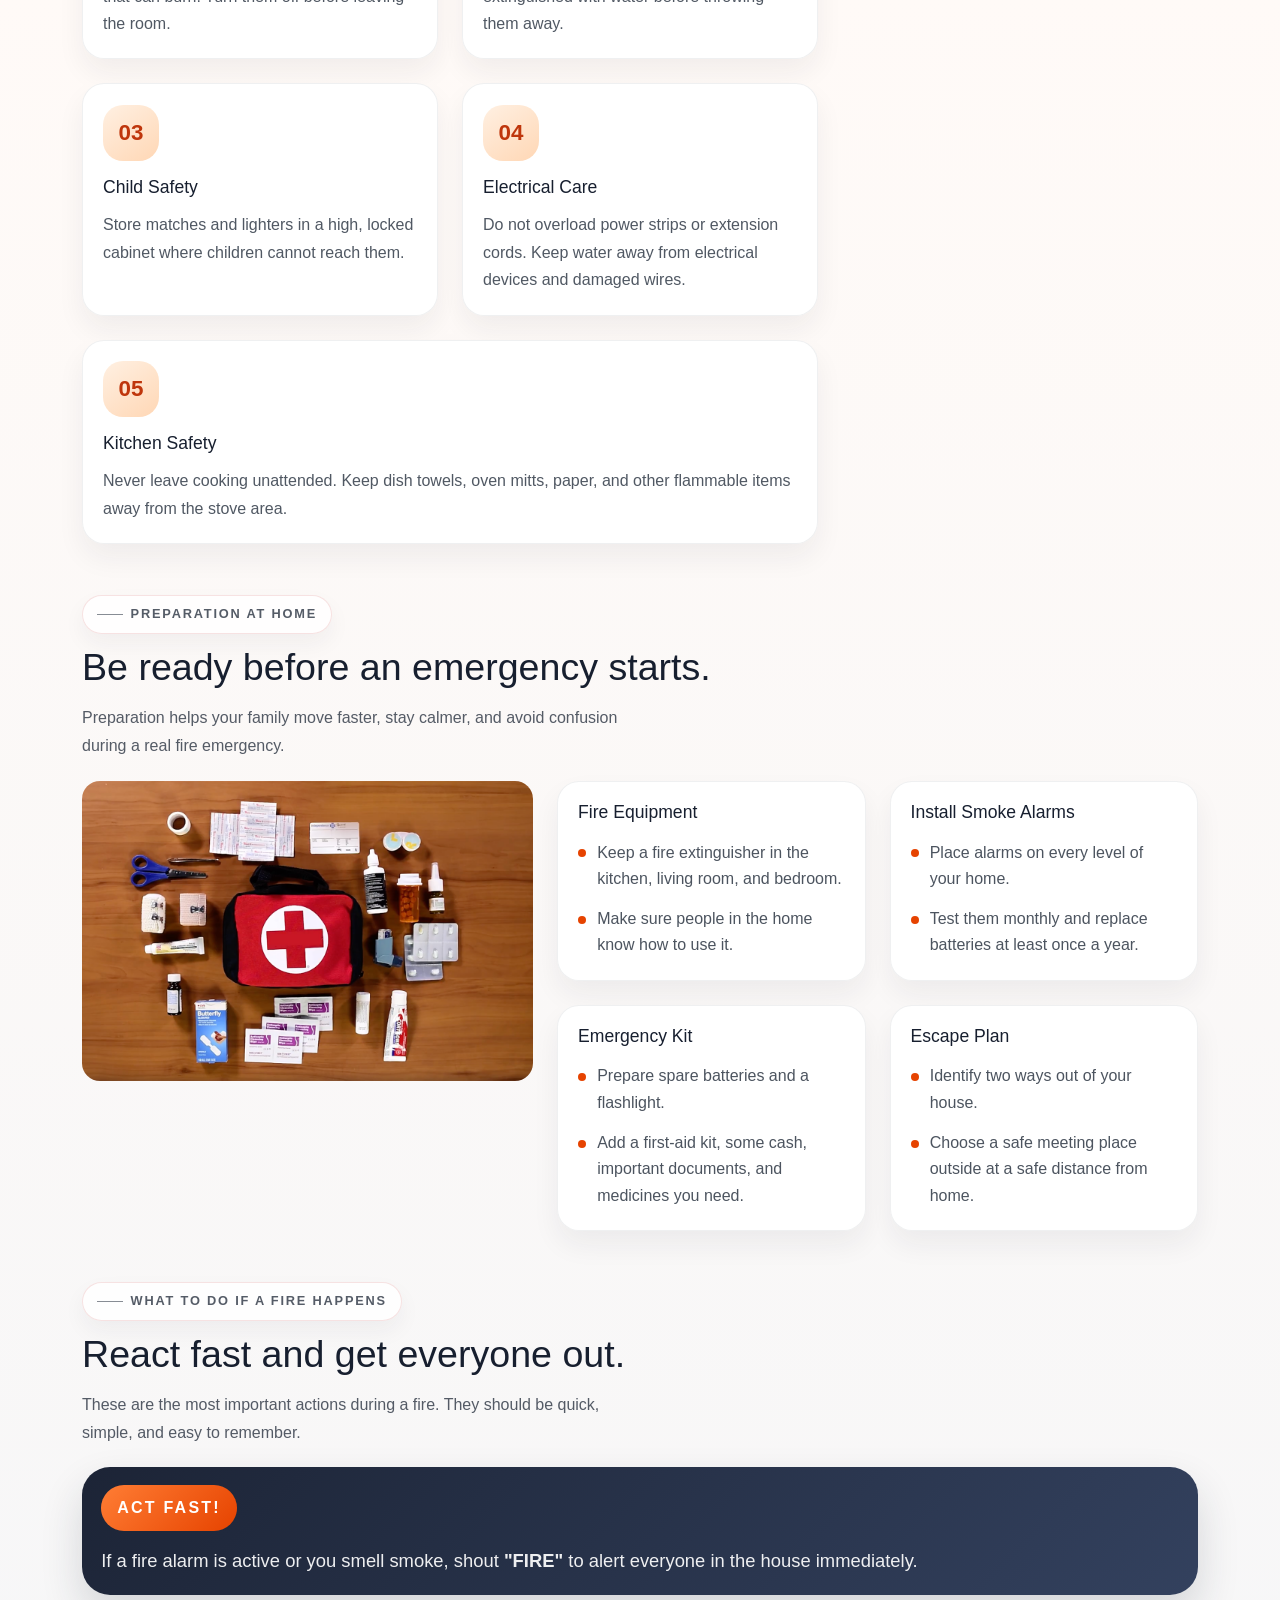
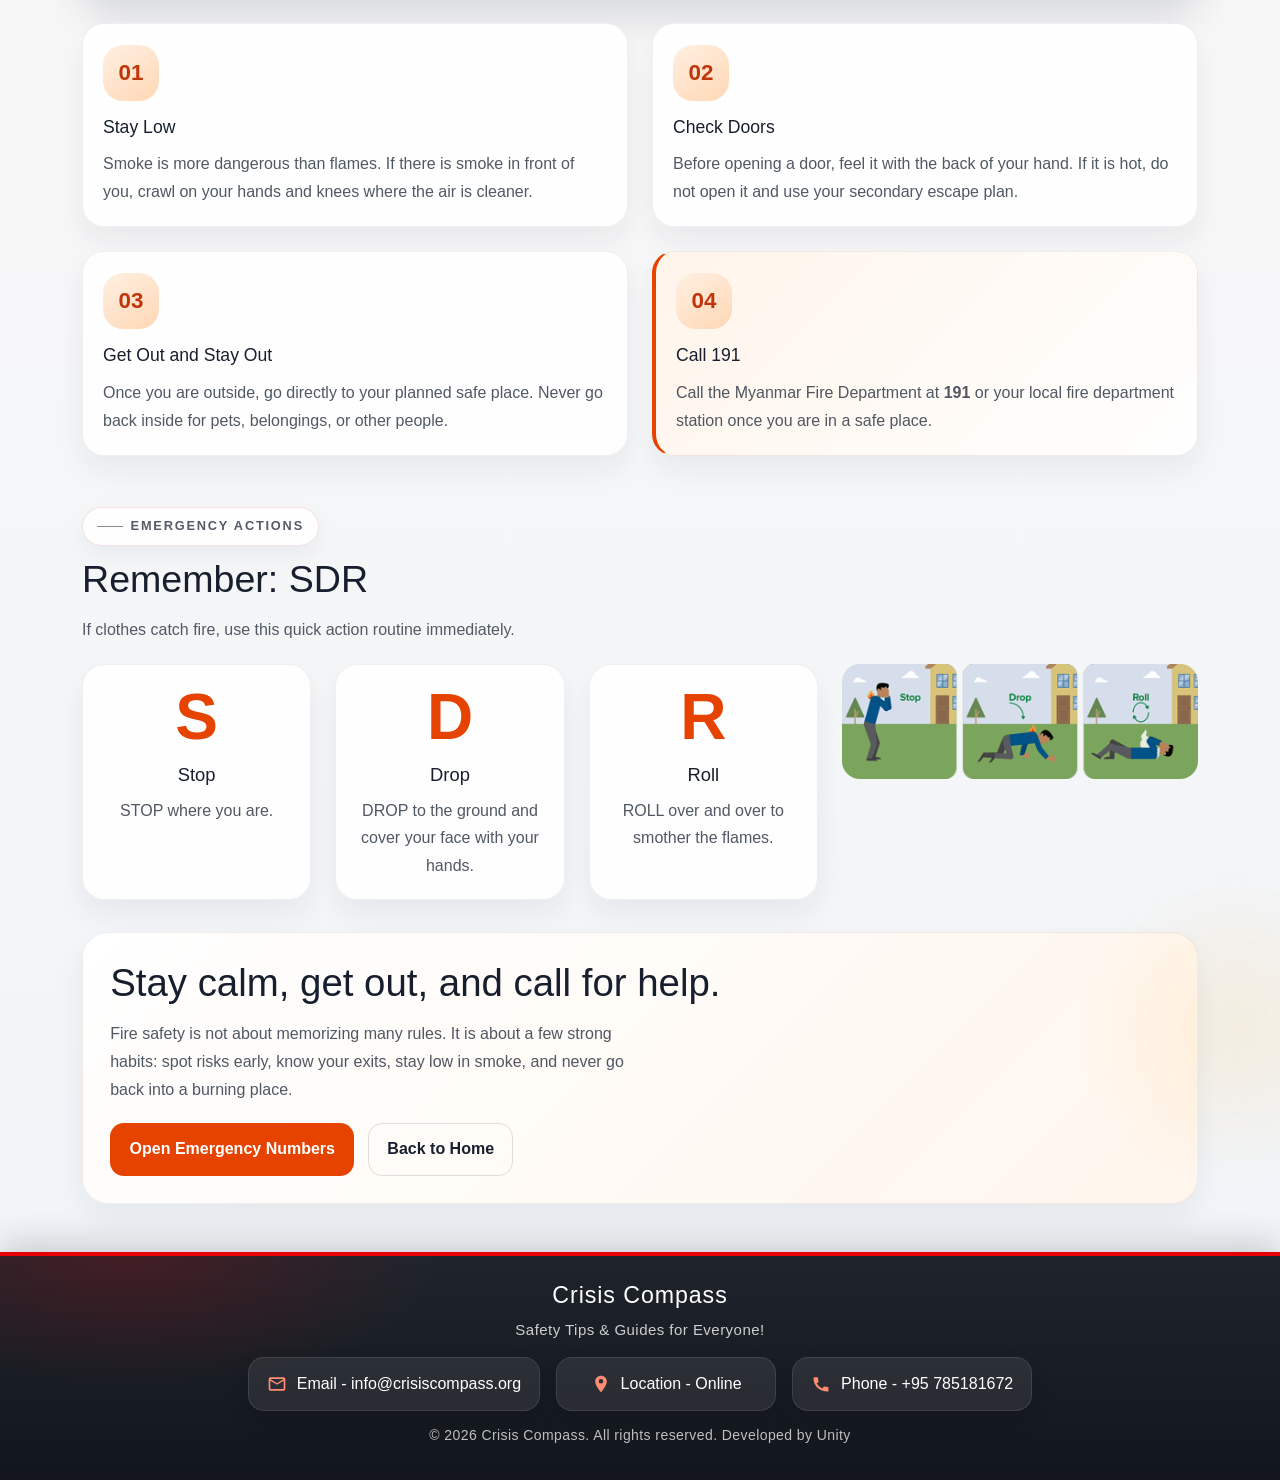
<file: pages/fire-safety.html>
<!DOCTYPE html>
<html lang="en">
<head>
    <meta charset="UTF-8">
    <meta name="viewport" content="width=device-width, initial-scale=1.0">
    <title>Fire Safety | Crisis Compass</title>
    <link rel="icon" type="image/png" href="../media/Logo.png">
    <link rel="stylesheet" href="https://cdn.jsdelivr.net/npm/bootstrap@5.3.3/dist/css/bootstrap.min.css">
    <link rel="stylesheet" href="shared.css">
</head>
<body class="fire-page">
    <nav class="navbar">
        <div class="logo">
            <img class="logo-image" src="../media/Logo.png" alt="Crisis Compass Logo">
            <span class="brand">Crisis <b>Compass</b></span>
        </div>

        <input type="checkbox" id="nav-toggle" class="nav-toggle">
        <label for="nav-toggle" class="nav-toggle-label" aria-label="Toggle navigation">
            <span></span>
            <span></span>
            <span></span>
        </label>

        <ul class="nav-links">
            <li><a href="../index.html">Home</a></li>
            <li><a href="aboutus.html">About Us</a></li>

            <li class="dropdown">
                <a href="#">Natural Disaster &#9662;</a>
                <ul class="dropdown-menu">
                    <li><a href="Earthquake.html">Earthquake</a></li>
                    <li><a href="Flood.html">Flood</a></li>
                    <li><a href="Tornado.html">Cyclone</a></li>
                    <li><a href="Tsunami.html">Tsunami</a></li>
                    <li><a class="active" href="fire-safety.html">Fire Safety</a></li>
                </ul>
            </li>

            <li><a href="Safety_tips.html">Safety Tips</a></li>
        </ul>
    </nav>

    <a href="emergency.html" class="emergency-bar">
        <span class="em-badge">24/7 Help</span>
        <span class="em-text">Call Emergency Services</span>
        <span class="em-logos">
            <img src="../media/medicial.png" alt="Medical Support">
            <img src="../media/fire.png" alt="Fire Force">
            <img src="../media/police.png" alt="Police">
        </span>
    </a>

    <main class="fire-main">
        <div class="container py-4 py-lg-5">
            <section class="fire-hero">
                <div class="row g-4 align-items-center">
                    <div class="col-lg-6">
                        <div class="fire-hero__copy">
                            <p class="fire-kicker">Fire Safety</p>
                            <h1>Prevent house fires before they start.</h1>
                            <p class="fire-lead">
                                Fire safety starts with small habits at home. This page gives simple steps
                                for prevention, home preparation, escape planning, and what to do fast if a fire happens.
                            </p>

                            <div class="fire-chip-row">
                                <span class="fire-chip">Prevent</span>
                                <span class="fire-chip">Prepare</span>
                                <span class="fire-chip">Protect</span>
                            </div>

                            <div class="fire-focus-strip">
                                <div class="fire-focus-pill">ACT FAST!</div>
                                <div class="fire-focus-copy">If you smell smoke or hear an alarm, warn everyone and move out immediately.</div>
                            </div>
                        </div>
                    </div>

                    <div class="col-lg-6">
                        <div class="fire-scene-card">
                            <div class="fire-image fire-image--hero">
                                <img src="../media/fire.jpg" alt="Fire Safety" width="100%">
                            </div>
                        </div>
                    </div>
                </div>

                <div class="row g-4 fire-hero__bottom">
                    <div class="col-lg-5">
                        <aside class="fire-hero__panel">
                            <h2>Remember these first</h2>
                            <p>Keep these actions simple in your mind so your response is faster under stress.</p>
                            <ul class="fire-hero__list">
                                <li>
                                    <span>Myanmar Fire Department</span>
                                    <strong>191</strong>
                                </li>
                                <li>
                                    <span>First priority</span>
                                    <strong>Alert &amp; get out</strong>
                                </li>
                                <li>
                                    <span>If clothes catch fire</span>
                                    <strong>Stop, drop, roll</strong>
                                </li>
                            </ul>
                        </aside>
                    </div>

                    <div class="col-lg-7">
                        <div class="row g-4">
                            <div class="col-md-4">
                                <article class="fire-quick-card">
                                    <strong>Kitchen First</strong>
                                    <p>Never leave cooking unattended and keep flammable items away from heat.</p>
                                </article>
                            </div>

                            <div class="col-md-4">
                                <article class="fire-quick-card">
                                    <strong>Smoke Is Deadly</strong>
                                    <p>Stay low and move where the air is cleaner if smoke blocks your way.</p>
                                </article>
                            </div>

                            <div class="col-md-4">
                                <article class="fire-quick-card">
                                    <strong>Stay Out</strong>
                                    <p>Once outside, never go back in for pets, people, or belongings.</p>
                                </article>
                            </div>
                        </div>
                    </div>
                </div>
            </section>

            <section class="fire-section" id="fire-tips">
                <div class="fire-section-head">
                    <p class="fire-kicker">How to Prevent House Fires</p>
                    <h2>Small routines make a big difference.</h2>
                    <p>Use these prevention habits every day to lower fire risk in bedrooms, kitchens, living rooms, and anywhere power or heat is used.</p>
                </div>

                <div class="row g-4">
                    <div class="col-lg-8">
                        <div class="row g-4">
                            <div class="col-md-6">
                                <article class="fire-card">
                                    <div class="fire-icon">01</div>
                                    <h3>Heating Safety</h3>
                                    <p>Keep space heaters at least three feet away from curtains, furniture, beds, and anything that can burn. Turn them off before leaving the room.</p>
                                </article>
                            </div>

                            <div class="col-md-6">
                                <article class="fire-card">
                                    <div class="fire-icon">02</div>
                                    <h3>Smoking Safety</h3>
                                    <p>Never smoke near anything flammable. Make sure cigarette butts are fully extinguished with water before throwing them away.</p>
                                </article>
                            </div>

                            <div class="col-md-6">
                                <article class="fire-card">
                                    <div class="fire-icon">03</div>
                                    <h3>Child Safety</h3>
                                    <p>Store matches and lighters in a high, locked cabinet where children cannot reach them.</p>
                                </article>
                            </div>

                            <div class="col-md-6">
                                <article class="fire-card">
                                    <div class="fire-icon">04</div>
                                    <h3>Electrical Care</h3>
                                    <p>Do not overload power strips or extension cords. Keep water away from electrical devices and damaged wires.</p>
                                </article>
                            </div>

                            <div class="col-12">
                                <article class="fire-card fire-card--wide">
                                    <div class="fire-icon">05</div>
                                    <h3>Kitchen Safety</h3>
                                    <p>Never leave cooking unattended. Keep dish towels, oven mitts, paper, and other flammable items away from the stove area.</p>
                                </article>
                            </div>
                        </div>
                    </div>

                    <div class="col-lg-4">
                        <div class="fire-image-panel">
                            <div class="fire-image fire-image--lawn">
                                <img src="../media/fire_prevention.webp" alt="Fire Prevention" width="100%" height="100%">
                            </div>
                        </div>
                    </div>
                </div>
            </section>

            <section class="fire-section">
                <div class="fire-section-head">
                    <p class="fire-kicker">Preparation at Home</p>
                    <h2>Be ready before an emergency starts.</h2>
                    <p>Preparation helps your family move faster, stay calmer, and avoid confusion during a real fire emergency.</p>
                </div>

                <div class="row g-4">
                    <div class="col-lg-5">
                        <div class="fire-image-panel">
                            <div class="fire-image fire-image--kit">
                                <img src="../media/first_aid_kit.png" alt="First Aid Kit" width="100%" height="100%">
                            </div>
                        </div>
                    </div>

                    <div class="col-lg-7">
                        <div class="row g-4">
                            <div class="col-md-6">
                                <article class="fire-checklist">
                                    <h3>Fire Equipment</h3>
                                    <ul class="fire-list">
                                        <li>Keep a fire extinguisher in the kitchen, living room, and bedroom.</li>
                                        <li>Make sure people in the home know how to use it.</li>
                                    </ul>
                                </article>
                            </div>

                            <div class="col-md-6">
                                <article class="fire-checklist">
                                    <h3>Install Smoke Alarms</h3>
                                    <ul class="fire-list">
                                        <li>Place alarms on every level of your home.</li>
                                        <li>Test them monthly and replace batteries at least once a year.</li>
                                    </ul>
                                </article>
                            </div>

                            <div class="col-md-6">
                                <article class="fire-checklist">
                                    <h3>Emergency Kit</h3>
                                    <ul class="fire-list">
                                        <li>Prepare spare batteries and a flashlight.</li>
                                        <li>Add a first-aid kit, some cash, important documents, and medicines you need.</li>
                                    </ul>
                                </article>
                            </div>

                            <div class="col-md-6">
                                <article class="fire-checklist">
                                    <h3>Escape Plan</h3>
                                    <ul class="fire-list">
                                        <li>Identify two ways out of your house.</li>
                                        <li>Choose a safe meeting place outside at a safe distance from home.</li>
                                    </ul>
                                </article>
                            </div>
                        </div>
                    </div>
                </div>
            </section>

            <section class="fire-section">
                <div class="fire-section-head">
                    <p class="fire-kicker">What to Do If a Fire Happens</p>
                    <h2>React fast and get everyone out.</h2>
                    <p>These are the most important actions during a fire. They should be quick, simple, and easy to remember.</p>
                </div>

                <div class="fire-alert-banner">
                    <div class="fire-alert-banner__badge">ACT FAST!</div>
                    <div class="fire-alert-banner__text">If a fire alarm is active or you smell smoke, shout <strong>"FIRE"</strong> to alert everyone in the house immediately.</div>
                </div>

                <div class="row g-4 mt-1">
                    <div class="col-lg-6">
                        <article class="fire-card">
                            <div class="fire-icon">01</div>
                            <h3>Stay Low</h3>
                            <p>Smoke is more dangerous than flames. If there is smoke in front of you, crawl on your hands and knees where the air is cleaner.</p>
                        </article>
                    </div>

                    <div class="col-lg-6">
                        <article class="fire-card">
                            <div class="fire-icon">02</div>
                            <h3>Check Doors</h3>
                            <p>Before opening a door, feel it with the back of your hand. If it is hot, do not open it and use your secondary escape plan.</p>
                        </article>
                    </div>

                    <div class="col-lg-6">
                        <article class="fire-card">
                            <div class="fire-icon">03</div>
                            <h3>Get Out and Stay Out</h3>
                            <p>Once you are outside, go directly to your planned safe place. Never go back inside for pets, belongings, or other people.</p>
                        </article>
                    </div>

                    <div class="col-lg-6">
                        <article class="fire-card fire-card--callout">
                            <div class="fire-icon">04</div>
                            <h3>Call 191</h3>
                            <p>Call the Myanmar Fire Department at <strong>191</strong> or your local fire department station once you are in a safe place.</p>
                        </article>
                    </div>
                </div>
            </section>

            <section class="fire-section">
                <div class="fire-section-head">
                    <p class="fire-kicker">Emergency Actions</p>
                    <h2>Remember: SDR</h2>
                    <p>If clothes catch fire, use this quick action routine immediately.</p>
                </div>

                <div class="row g-4">
                    <div class="col-lg-8">
                        <div class="row g-4">
                            <div class="col-md-4">
                                <article class="fire-sdr-card">
                                    <div class="fire-sdr-card__letter">S</div>
                                    <h3>Stop</h3>
                                    <p>STOP where you are.</p>
                                </article>
                            </div>

                            <div class="col-md-4">
                                <article class="fire-sdr-card">
                                    <div class="fire-sdr-card__letter">D</div>
                                    <h3>Drop</h3>
                                    <p>DROP to the ground and cover your face with your hands.</p>
                                </article>
                            </div>

                            <div class="col-md-4">
                                <article class="fire-sdr-card">
                                    <div class="fire-sdr-card__letter">R</div>
                                    <h3>Roll</h3>
                                    <p>ROLL over and over to smother the flames.</p>
                                </article>
                            </div>
                        </div>
                    </div>

                    <div class="col-lg-4">
                        <div class="fire-image-panel">
                            <div class="fire-image fire-image--sdr">
                                <img src="../media/SDR.png" alt="SDR Poster" width="100%" height="100%">
                            </div>
                        </div>
                    </div>
                </div>
            </section>      
            
            <section class="fire-cta">
                <h2>Stay calm, get out, and call for help.</h2>
                <p>
                    Fire safety is not about memorizing many rules. It is about a few strong habits:
                    spot risks early, know your exits, stay low in smoke, and never go back into a burning place.
                </p>
                <div class="fire-cta__actions">
                    <a class="fire-btn fire-btn--primary" href="emergency.html">Open Emergency Numbers</a>
                    <a class="fire-btn fire-btn--ghost" href="../index.html">Back to Home</a>
                </div>
            </section>
        </div>
    </main>

    <footer>
        <h3>Crisis Compass</h3>
        <p class="footer-lead">Safety Tips &amp; Guides for Everyone!</p>
        <ul>
            <li>
                <a class="footer-link" href="mailto:info@crisiscompass.org">
                    <span class="footer-icon">
                        <svg viewBox="0 0 24 24">
                            <path d="M20 4H4a2 2 0 0 0-2 2v12a2 2 0 0 0 2 2h16a2 2 0 0 0 2-2V6a2 2 0 0 0-2-2Zm0 2-8 5L4 6h16Zm0 12H4V8l8 5 8-5v10Z"></path>
                        </svg>
                    </span>
                    <span>Email - info@crisiscompass.org</span>
                </a>
            </li>
            <li>
                <a class="footer-link" href="#">
                    <span class="footer-icon">
                        <svg viewBox="0 0 24 24">
                            <path d="M12 2c-3.86 0-7 3.14-7 7 0 5.25 7 13 7 13s7-7.75 7-13c0-3.86-3.14-7-7-7Zm0 9.5A2.5 2.5 0 1 1 12 6a2.5 2.5 0 0 1 0 5.5Z"></path>
                        </svg>
                    </span>
                    <span>Location - Online</span>
                </a>
            </li>
            <li>
                <a class="footer-link" href="tel:+95785181672">
                    <span class="footer-icon">
                        <svg viewBox="0 0 24 24">
                            <path d="M6.62 10.79a15.05 15.05 0 0 0 6.59 6.59l2.2-2.2a1 1 0 0 1 1.02-.24c1.12.37 2.33.57 3.57.57a1 1 0 0 1 1 1V20a1 1 0 0 1-1 1C10.07 21 3 13.93 3 5a1 1 0 0 1 1-1h3.5a1 1 0 0 1 1 1c0 1.24.2 2.45.57 3.57a1 1 0 0 1-.24 1.02l-2.21 2.2Z"></path>
                        </svg>
                    </span>
                    <span>Phone - +95 785181672</span>
                </a>
            </li>
        </ul>
        <p>&copy; 2026 Crisis Compass. All rights reserved. Developed by Unity</p>
    </footer>
</body>
</html>
</file>
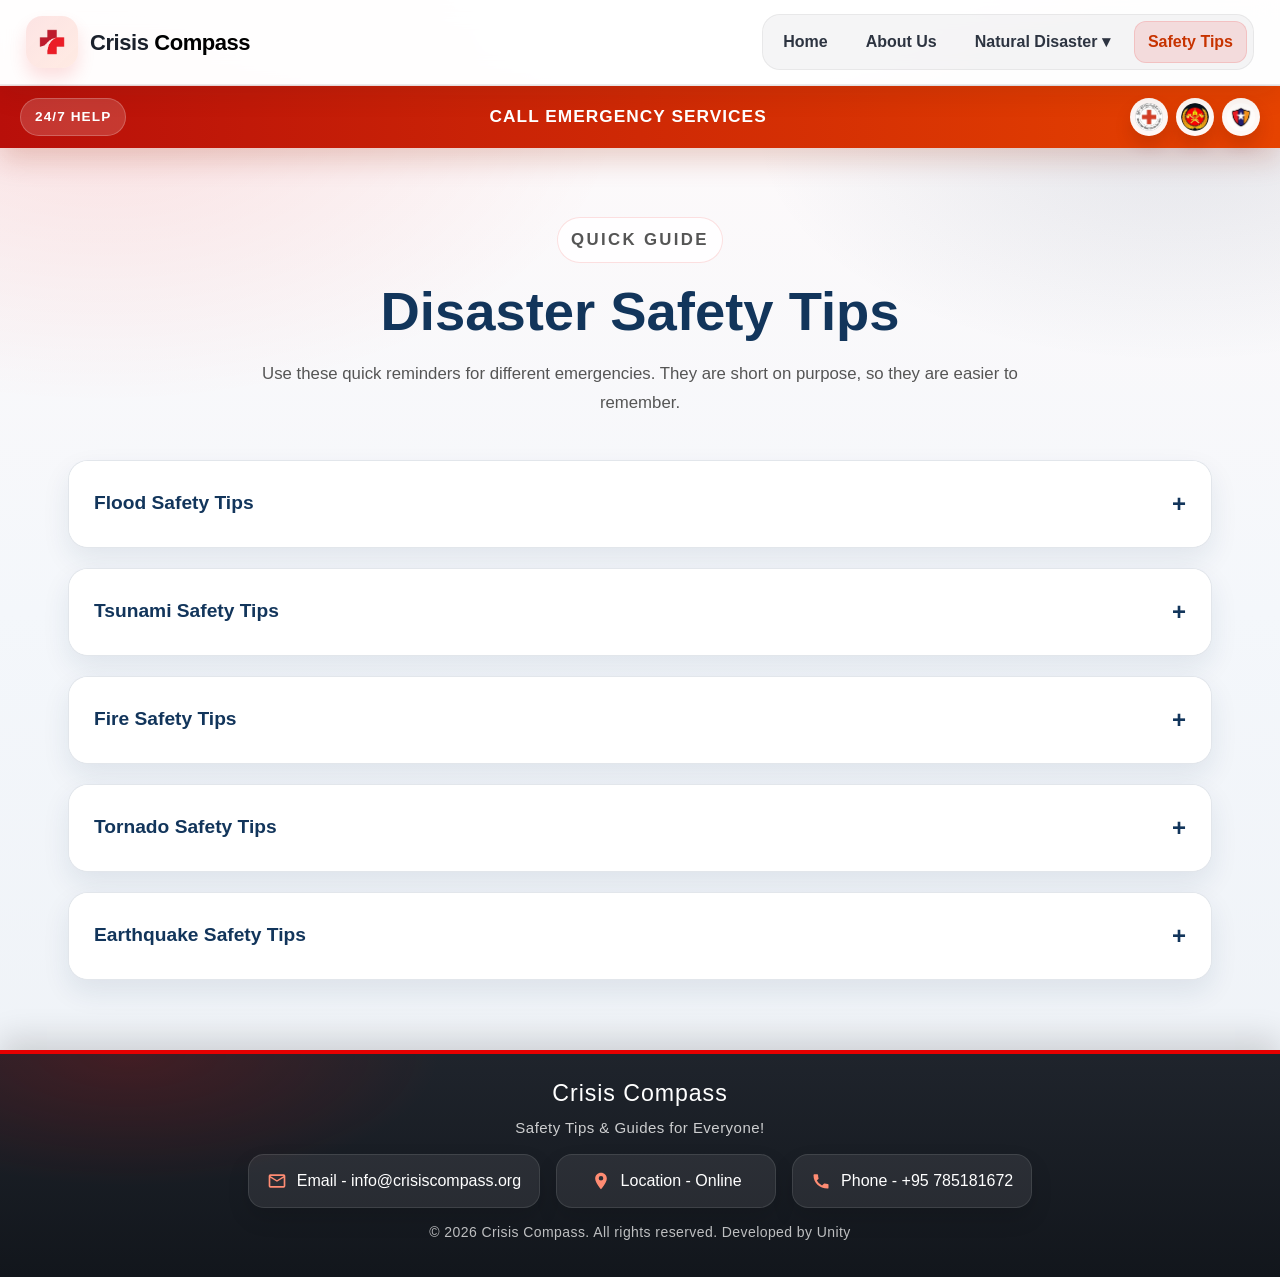
<file: pages/Safety_tips.html>
<!DOCTYPE html>
<html lang="en">
<head>
    <meta charset="UTF-8">
    <meta name="viewport" content="width=device-width, initial-scale=1.0">
    <title>Safety Tips | Crisis Compass</title>
    <link rel="icon" type="image/png" href="../media/Logo.png">
    <link rel="stylesheet" href="https://cdn.jsdelivr.net/npm/bootstrap@5.3.3/dist/css/bootstrap.min.css">
    <link rel="stylesheet" href="shared.css">
</head>
<body class="safety-page">
    <nav class="navbar">
        <div class="logo">
            <img class="logo-image" src="../media/Logo.png" alt="Crisis Compass Logo">
            <span class="brand">Crisis <b>Compass</b></span>
        </div>

        <input type="checkbox" id="nav-toggle" class="nav-toggle">
        <label for="nav-toggle" class="nav-toggle-label" aria-label="Toggle navigation">
            <span></span>
            <span></span>
            <span></span>
        </label>

        <ul class="nav-links">
            <li><a href="../index.html">Home</a></li>
            <li><a href="aboutus.html">About Us</a></li>
            <li class="dropdown">
                <a href="#">Natural Disaster &#9662;</a>
                <ul class="dropdown-menu">
                    <li><a href="Earthquake.html">Earthquake</a></li>
                    <li><a href="Flood.html">Flood</a></li>
                    <li><a href="Tornado.html">Cyclone</a></li>
                    <li><a href="Tsunami.html">Tsunami</a></li>
                    <li><a href="fire-safety.html">Fire Safety</a></li>
                </ul>
            </li>
            <li><a class="active" href="Safety_tips.html">Safety Tips</a></li>
        </ul>
    </nav>

    <a href="emergency.html" class="emergency-bar">
        <span class="em-badge">24/7 Help</span>
        <span class="em-text">Call Emergency Services</span>
        <span class="em-logos">
            <img src="../media/medicial.png" alt="Medical Support">
            <img src="../media/fire.png" alt="Fire Force">
            <img src="../media/police.png" alt="Police">
        </span>
    </a>

    <main class="safety-main">
        <section class="safety-section">
            <div class="section-title">
                <p class="safety-kicker">Quick Guide</p>
                <h1>Disaster Safety Tips</h1>
                <p>
                    Use these quick reminders for different emergencies.
                    They are short on purpose, so they are easier to remember.
                </p>
            </div>

            <div class="safety-accordion">
                <details class="safety-accordion-item">
                    <summary class="safety-accordion-header">
                        <span class="accordion-title">Flood Safety Tips</span>
                        <span class="accordion-icon" aria-hidden="true">+</span>
                    </summary>
                    <div class="accordion-content">
                        <div class="accordion-body">
                            <div class="phase-cards">
                                <section class="phase-card phase-before">
                                    <h3>Before a Flood</h3>
                                    <ul>
                                        <li>Prepare an emergency kit with food, water, flashlights, and medicine.</li>
                                        <li>Keep important documents in waterproof bags.</li>
                                        <li>Know the evacuation routes in your area.</li>
                                    </ul>
                                </section>
                                <section class="phase-card phase-during">
                                    <h3>During a Flood</h3>
                                    <ul>
                                        <li>Move to higher ground immediately.</li>
                                        <li>Avoid walking or driving through flood water.</li>
                                        <li>Turn off electricity if instructed to do so.</li>
                                    </ul>
                                </section>
                                <section class="phase-card phase-after">
                                    <h3>After a Flood</h3>
                                    <ul>
                                        <li>Stay away from damaged buildings and power lines.</li>
                                        <li>Boil water before drinking if the supply may be contaminated.</li>
                                        <li>Clean and disinfect flooded areas carefully.</li>
                                    </ul>
                                </section>
                            </div>
                        </div>
                    </div>
                </details>

                <details class="safety-accordion-item">
                    <summary class="safety-accordion-header">
                        <span class="accordion-title">Tsunami Safety Tips</span>
                        <span class="accordion-icon" aria-hidden="true">+</span>
                    </summary>
                    <div class="accordion-content">
                        <div class="accordion-body">
                            <div class="phase-cards">
                                <section class="phase-card phase-before">
                                    <h3>Before a Tsunami</h3>
                                    <ul>
                                        <li>Learn warning signs such as strong earthquakes or sudden sea withdrawal.</li>
                                        <li>Prepare an emergency bag and evacuation plan.</li>
                                        <li>Know nearby safe zones and higher ground locations.</li>
                                    </ul>
                                </section>
                                <section class="phase-card phase-during">
                                    <h3>During a Tsunami</h3>
                                    <ul>
                                        <li>Evacuate immediately after a tsunami warning.</li>
                                        <li>Move inland or to higher ground as quickly as possible.</li>
                                        <li>Stay away from beaches and coastal areas.</li>
                                    </ul>
                                </section>
                                <section class="phase-card phase-after">
                                    <h3>After a Tsunami</h3>
                                    <ul>
                                        <li>Wait for official announcements before returning.</li>
                                        <li>Be careful of floodwater and debris.</li>
                                        <li>Check for injuries and help others if safe.</li>
                                    </ul>
                                </section>
                            </div>
                        </div>
                    </div>
                </details>

                <details class="safety-accordion-item">
                    <summary class="safety-accordion-header">
                        <span class="accordion-title">Fire Safety Tips</span>
                        <span class="accordion-icon" aria-hidden="true">+</span>
                    </summary>
                    <div class="accordion-content">
                        <div class="accordion-body">
                            <div class="phase-cards">
                                <section class="phase-card phase-before">
                                    <h3>Before a Fire</h3>
                                    <ul>
                                        <li>Install smoke alarms and check them regularly.</li>
                                        <li>Keep flammable materials away from heat sources.</li>
                                        <li>Create a family fire escape plan.</li>
                                    </ul>
                                </section>
                                <section class="phase-card phase-during">
                                    <h3>During a Fire</h3>
                                    <ul>
                                        <li>Stay low to avoid smoke inhalation.</li>
                                        <li>Use stairs instead of elevators.</li>
                                        <li>Call emergency services once you are safe.</li>
                                    </ul>
                                </section>
                                <section class="phase-card phase-after">
                                    <h3>After a Fire</h3>
                                    <ul>
                                        <li>Do not re-enter damaged buildings until authorities allow it.</li>
                                        <li>Watch for hot spots or weakened structures.</li>
                                        <li>Seek medical attention if exposed to smoke.</li>
                                    </ul>
                                </section>
                            </div>
                        </div>
                    </div>
                </details>

                <details class="safety-accordion-item">
                    <summary class="safety-accordion-header">
                        <span class="accordion-title">Tornado Safety Tips</span>
                        <span class="accordion-icon" aria-hidden="true">+</span>
                    </summary>
                    <div class="accordion-content">
                        <div class="accordion-body">
                            <div class="phase-cards">
                                <section class="phase-card phase-before">
                                    <h3>Before a Tornado</h3>
                                    <ul>
                                        <li>Monitor weather updates and emergency alerts.</li>
                                        <li>Identify a safe shelter such as an interior room.</li>
                                        <li>Prepare emergency supplies and batteries.</li>
                                    </ul>
                                </section>
                                <section class="phase-card phase-during">
                                    <h3>During a Tornado</h3>
                                    <ul>
                                        <li>Take shelter immediately in a small windowless room.</li>
                                        <li>Protect your head and neck with your arms or a pillow.</li>
                                        <li>Avoid staying inside vehicles or mobile homes.</li>
                                    </ul>
                                </section>
                                <section class="phase-card phase-after">
                                    <h3>After a Tornado</h3>
                                    <ul>
                                        <li>Watch out for broken glass and fallen power lines.</li>
                                        <li>Help injured people if it is safe.</li>
                                        <li>Continue listening to emergency instructions.</li>
                                    </ul>
                                </section>
                            </div>
                        </div>
                    </div>
                </details>

                <details class="safety-accordion-item">
                    <summary class="safety-accordion-header">
                        <span class="accordion-title">Earthquake Safety Tips</span>
                        <span class="accordion-icon" aria-hidden="true">+</span>
                    </summary>
                    <div class="accordion-content">
                        <div class="accordion-body">
                            <div class="phase-cards">
                                <section class="phase-card phase-before">
                                    <h3>Before an Earthquake</h3>
                                    <ul>
                                        <li>Secure heavy furniture and appliances properly.</li>
                                        <li>Prepare an emergency supply kit.</li>
                                        <li>Practice earthquake drills with family members.</li>
                                    </ul>
                                </section>
                                <section class="phase-card phase-during">
                                    <h3>During an Earthquake</h3>
                                    <ul>
                                        <li>Drop, Cover, and Hold On.</li>
                                        <li>Stay away from windows and heavy objects.</li>
                                        <li>If outdoors, move to an open area away from buildings.</li>
                                    </ul>
                                </section>
                                <section class="phase-card phase-after">
                                    <h3>After an Earthquake</h3>
                                    <ul>
                                        <li>Check for injuries and damaged utilities.</li>
                                        <li>Be prepared for aftershocks.</li>
                                        <li>Follow emergency updates and evacuation orders.</li>
                                    </ul>
                                </section>
                            </div>
                        </div>
                    </div>
                </details>
            </div>
        </section>
    </main>

    <footer>
        <h3>Crisis Compass</h3>
        <p class="footer-lead">Safety Tips &amp; Guides for Everyone!</p>
        <ul>
            <li><a class="footer-link" href="mailto:info@crisiscompass.org"><span class="footer-icon"><svg viewBox="0 0 24 24"><path d="M20 4H4a2 2 0 0 0-2 2v12a2 2 0 0 0 2 2h16a2 2 0 0 0 2-2V6a2 2 0 0 0-2-2Zm0 2-8 5L4 6h16Zm0 12H4V8l8 5 8-5v10Z"></path></svg></span><span>Email - info@crisiscompass.org</span></a></li>
            <li><a class="footer-link" href="#"><span class="footer-icon"><svg viewBox="0 0 24 24"><path d="M12 2c-3.86 0-7 3.14-7 7 0 5.25 7 13 7 13s7-7.75 7-13c0-3.86-3.14-7-7-7Zm0 9.5A2.5 2.5 0 1 1 12 6a2.5 2.5 0 0 1 0 5.5Z"></path></svg></span><span>Location - Online</span></a></li>
            <li><a class="footer-link" href="tel:+95785181672"><span class="footer-icon"><svg viewBox="0 0 24 24"><path d="M6.62 10.79a15.05 15.05 0 0 0 6.59 6.59l2.2-2.2a1 1 0 0 1 1.02-.24c1.12.37 2.33.57 3.57.57a1 1 0 0 1 1 1V20a1 1 0 0 1-1 1C10.07 21 3 13.93 3 5a1 1 0 0 1 1-1h3.5a1 1 0 0 1 1 1c0 1.24.2 2.45.57 3.57a1 1 0 0 1-.24 1.02l-2.21 2.2Z"></path></svg></span><span>Phone - +95 785181672</span></a></li>
        </ul>
        <p>&copy; 2026 Crisis Compass. All rights reserved. Developed by Unity</p>
    </footer>
</body>
</html>
</file>
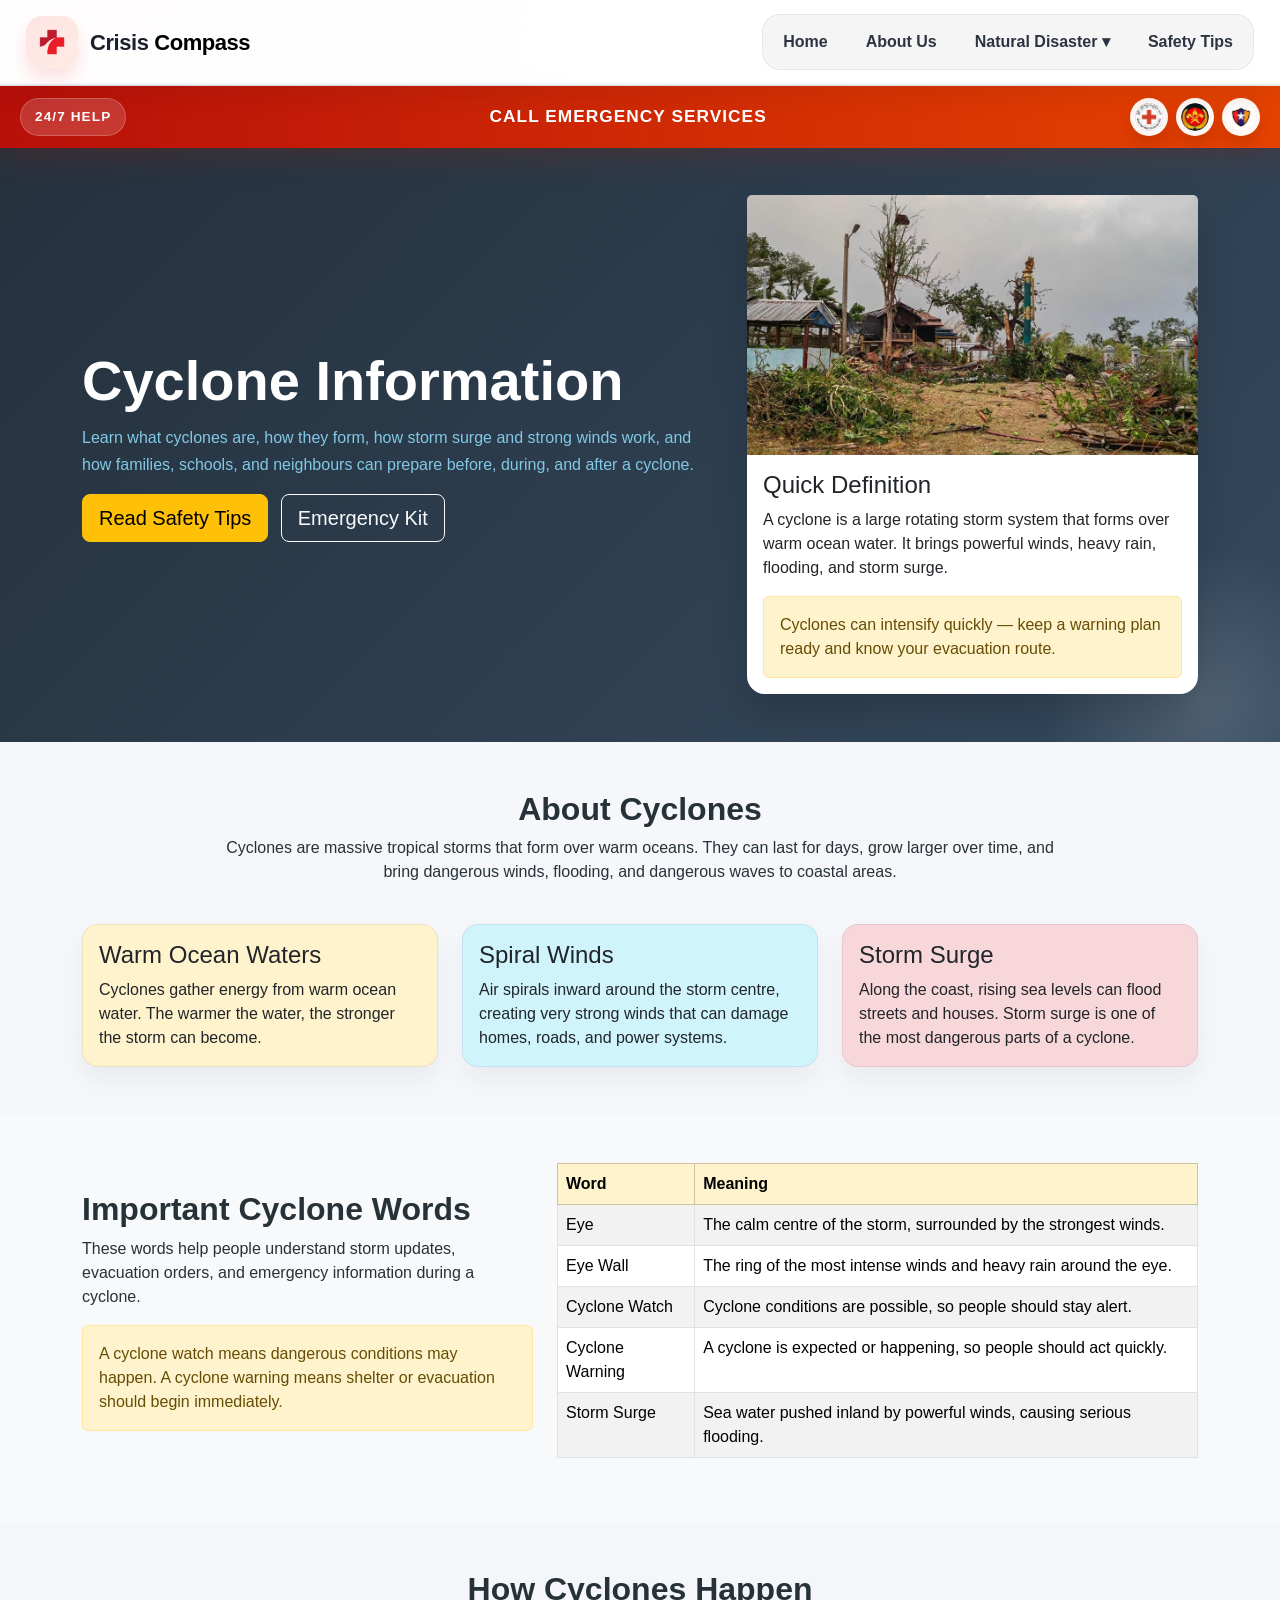
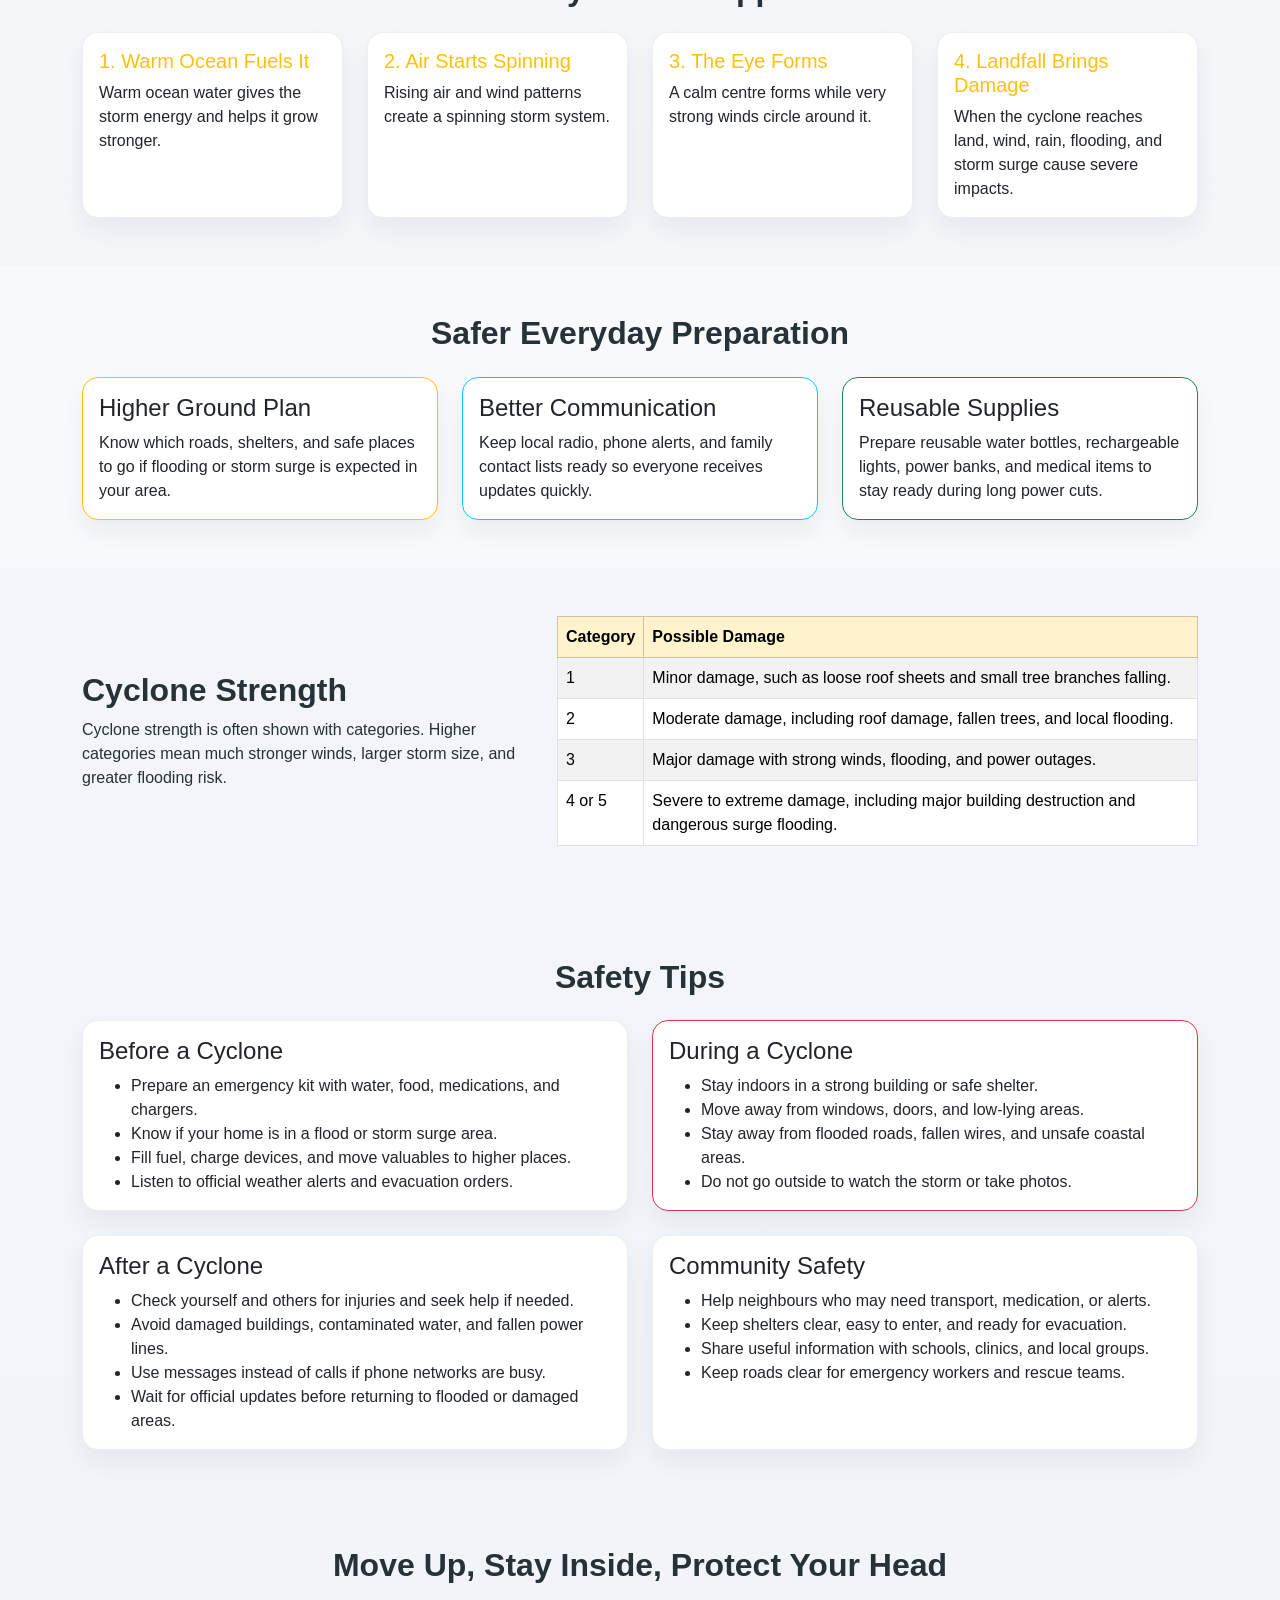
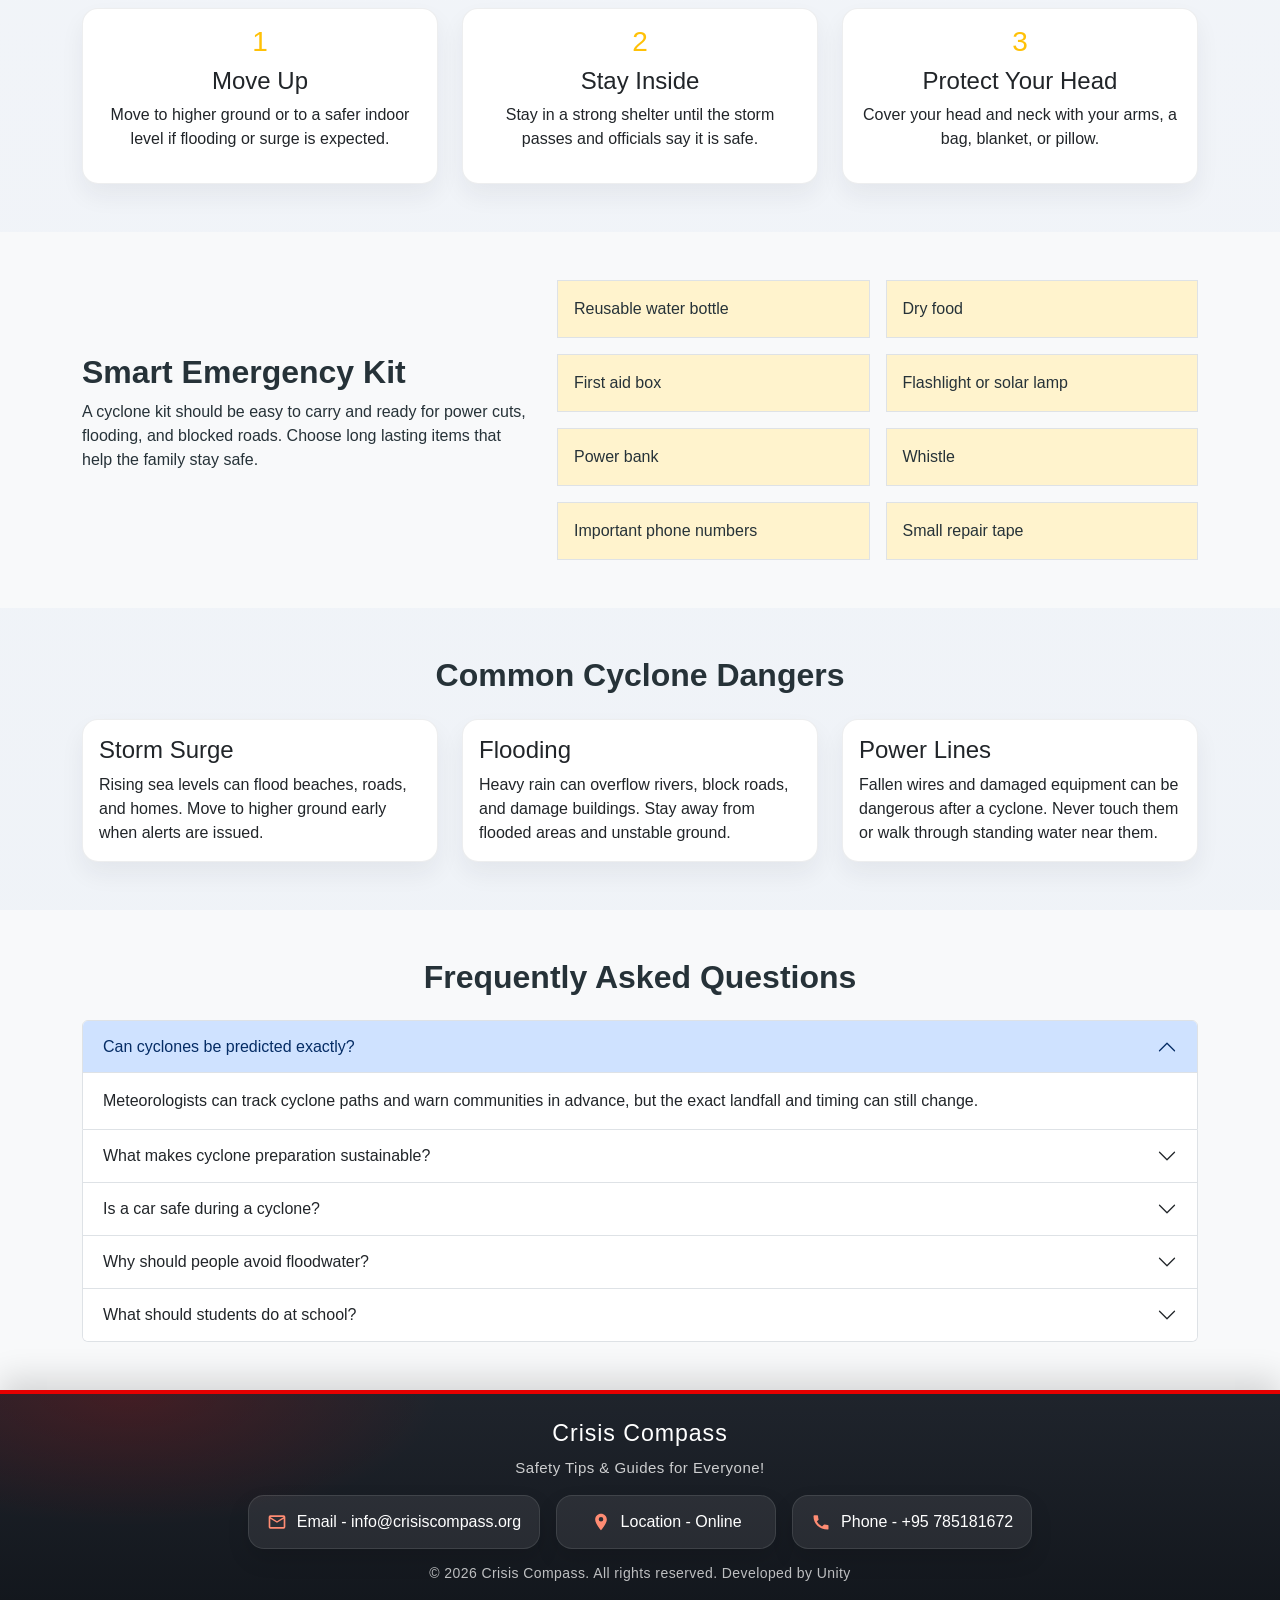
<file: pages/Tornado.html>
<!DOCTYPE html>
<html lang="en">
<head>
    <meta charset="UTF-8">
    <meta name="viewport" content="width=device-width, initial-scale=1.0">
    <title>Cyclone Information | Crisis Compass</title>
    <link rel="icon" type="image/png" href="../media/Logo.png">
    <link rel="stylesheet" href="https://cdn.jsdelivr.net/npm/bootstrap@5.3.3/dist/css/bootstrap.min.css">
    <link rel="stylesheet" href="shared.css">
</head>
<body class="info-page">
        <nav class="navbar">
        <div class="logo">
            <img class="logo-image" src="../media/Logo.png" alt="Crisis Compass Logo">
            <span class="brand">Crisis <b>Compass</b></span>
        </div>

        <input type="checkbox" id="nav-toggle" class="nav-toggle">
        <label for="nav-toggle" class="nav-toggle-label" aria-label="Toggle navigation">
            <span></span>
            <span></span>
            <span></span>
        </label>

        <ul class="nav-links">
            <li><a href="../index.html">Home</a></li>
            <li><a href="aboutus.html">About Us</a></li>
            <li class="dropdown">
                <a href="#">Natural Disaster &#9662;</a>
                <ul class="dropdown-menu">
                    <li><a href="Earthquake.html">Earthquake</a></li>
                    <li><a href="Flood.html">Flood</a></li>
                    <li><a class="active" href="Tornado.html">Cyclone</a></li>
                    <li><a href="Tsunami.html">Tsunami</a></li>
                    <li><a href="fire-safety.html">Fire Safety</a></li>
                </ul>
            </li>
            <li><a href="Safety_tips.html">Safety Tips</a></li>
        </ul>
    </nav>

        <a href="emergency.html" class="emergency-bar">
        <span class="em-badge">24/7 Help</span>
        <span class="em-text">Call Emergency Services</span>
        <span class="em-logos">
            <img src="../media/medicial.png" alt="Medical Support">
            <img src="../media/fire.png" alt="Fire Force">
            <img src="../media/police.png" alt="Police">
        </span>
    </a>

    <header class="simple-hero text-white">
        <div class="container py-5">
            <div class="row align-items-center g-4">
                <div class="col-md-7">
                    <h1 class="display-4 fw-bold">Cyclone Information</h1>
                    <p class="lead">
                        Learn what cyclones are, how they form, how storm surge and strong winds work,
                        and how families, schools, and neighbours can prepare before, during, and after
                        a cyclone.
                    </p>
                    <a href="Safety_tips.html" class="btn btn-warning btn-lg">Read Safety Tips</a>
                    <a href="#kit" class="btn btn-outline-light btn-lg ms-md-2 mt-2 mt-md-0">Emergency Kit</a>
                </div>
                <div class="col-md-5">
                    <div class="card text-dark">
                        <img src="../media/tornado.jpg" class="card-img-top" alt="Cyclone" style="max-height:260px;object-fit:cover;">
                        <div class="card-body">
                            <h4 class="card-title">Quick Definition</h4>
                            <p class="card-text">A cyclone is a large rotating storm system that forms over warm ocean water. It brings powerful winds, heavy rain, flooding, and storm surge.</p>
                            <div class="alert alert-warning mb-0">Cyclones can intensify quickly — keep a warning plan ready and know your evacuation route.</div>
                        </div>
                    </div>
                </div>
            </div>
        </div>
    </header>

    <main class="info-main">
        <section class="py-5" id="about">
            <div class="container">
                <div class="row mb-4">
                    <div class="col-md-9 mx-auto text-center">
                        <h2>About Cyclones</h2>
                        <p>
                            Cyclones are massive tropical storms that form over warm oceans. They can last
                            for days, grow larger over time, and bring dangerous winds, flooding, and
                            dangerous waves to coastal areas.
                        </p>
                    </div>
                </div>

                <div class="row g-4">
                    <div class="col-md-4">
                        <div class="card h-100 bg-warning-subtle">
                            <div class="card-body">
                                <h4 class="card-title">Warm Ocean Waters</h4>
                                <p class="card-text">
                                    Cyclones gather energy from warm ocean water. The warmer the water, the
                                    stronger the storm can become.
                                </p>
                            </div>
                        </div>
                    </div>
                    <div class="col-md-4">
                        <div class="card h-100 bg-info-subtle">
                            <div class="card-body">
                                <h4 class="card-title">Spiral Winds</h4>
                                <p class="card-text">
                                    Air spirals inward around the storm centre, creating very strong winds that
                                    can damage homes, roads, and power systems.
                                </p>
                            </div>
                        </div>
                    </div>
                    <div class="col-md-4">
                        <div class="card h-100 bg-danger-subtle">
                            <div class="card-body">
                                <h4 class="card-title">Storm Surge</h4>
                                <p class="card-text">
                                    Along the coast, rising sea levels can flood streets and houses. Storm surge
                                    is one of the most dangerous parts of a cyclone.
                                </p>
                            </div>
                        </div>
                    </div>
                </div>
            </div>
        </section>

        <section class="py-5 bg-light">
            <div class="container">
                <div class="row align-items-center g-4">
                    <div class="col-md-5">
                        <h2>Important Cyclone Words</h2>
                        <p>
                            These words help people understand storm updates, evacuation orders, and
                            emergency information during a cyclone.
                        </p>
                        <div class="alert alert-warning">
                            A cyclone watch means dangerous conditions may happen. A cyclone warning means
                            shelter or evacuation should begin immediately.
                        </div>
                    </div>
                    <div class="col-md-7">
                        <table class="table table-bordered table-striped">
                            <thead class="table-warning">
                                <tr>
                                    <th>Word</th>
                                    <th>Meaning</th>
                                </tr>
                            </thead>
                            <tbody>
                                <tr>
                                    <td>Eye</td>
                                    <td>The calm centre of the storm, surrounded by the strongest winds.</td>
                                </tr>
                                <tr>
                                    <td>Eye Wall</td>
                                    <td>The ring of the most intense winds and heavy rain around the eye.</td>
                                </tr>
                                <tr>
                                    <td>Cyclone Watch</td>
                                    <td>Cyclone conditions are possible, so people should stay alert.</td>
                                </tr>
                                <tr>
                                    <td>Cyclone Warning</td>
                                    <td>A cyclone is expected or happening, so people should act quickly.</td>
                                </tr>
                                <tr>
                                    <td>Storm Surge</td>
                                    <td>Sea water pushed inland by powerful winds, causing serious flooding.</td>
                                </tr>
                            </tbody>
                        </table>
                    </div>
                </div>
            </div>
        </section>

        <section class="py-5">
            <div class="container">
                <h2 class="text-center mb-4">How Cyclones Happen</h2>
                <div class="row g-4">
                    <div class="col-md-3 col-sm-6">
                        <div class="card h-100">
                            <div class="card-body">
                                <h5 class="card-title text-warning">1. Warm Ocean Fuels It</h5>
                                <p class="card-text">Warm ocean water gives the storm energy and helps it grow stronger.</p>
                            </div>
                        </div>
                    </div>
                    <div class="col-md-3 col-sm-6">
                        <div class="card h-100">
                            <div class="card-body">
                                <h5 class="card-title text-warning">2. Air Starts Spinning</h5>
                                <p class="card-text">Rising air and wind patterns create a spinning storm system.</p>
                            </div>
                        </div>
                    </div>
                    <div class="col-md-3 col-sm-6">
                        <div class="card h-100">
                            <div class="card-body">
                                <h5 class="card-title text-warning">3. The Eye Forms</h5>
                                <p class="card-text">A calm centre forms while very strong winds circle around it.</p>
                            </div>
                        </div>
                    </div>
                    <div class="col-md-3 col-sm-6">
                        <div class="card h-100">
                            <div class="card-body">
                                <h5 class="card-title text-warning">4. Landfall Brings Damage</h5>
                                <p class="card-text">When the cyclone reaches land, wind, rain, flooding, and storm surge cause severe impacts.</p>
                            </div>
                        </div>
                    </div>
                </div>
            </div>
        </section>

        <section class="py-5 bg-light">
            <div class="container">
                <h2 class="text-center mb-4">Safer Everyday Preparation</h2>
                <div class="row g-4">
                    <div class="col-md-4">
                        <div class="card h-100 border-warning">
                            <div class="card-body">
                                <h4 class="card-title">Higher Ground Plan</h4>
                                <p class="card-text">
                                    Know which roads, shelters, and safe places to go if flooding or storm
                                    surge is expected in your area.
                                </p>
                            </div>
                        </div>
                    </div>
                    <div class="col-md-4">
                        <div class="card h-100 border-info">
                            <div class="card-body">
                                <h4 class="card-title">Better Communication</h4>
                                <p class="card-text">
                                    Keep local radio, phone alerts, and family contact lists ready so everyone
                                    receives updates quickly.
                                </p>
                            </div>
                        </div>
                    </div>
                    <div class="col-md-4">
                        <div class="card h-100 border-success">
                            <div class="card-body">
                                <h4 class="card-title">Reusable Supplies</h4>
                                <p class="card-text">
                                    Prepare reusable water bottles, rechargeable lights, power banks, and
                                    medical items to stay ready during long power cuts.
                                </p>
                            </div>
                        </div>
                    </div>
                </div>
            </div>
        </section>

        <section class="py-5">
            <div class="container">
                <div class="row align-items-center g-4">
                    <div class="col-md-5">
                        <h2>Cyclone Strength</h2>
                        <p>
                            Cyclone strength is often shown with categories. Higher categories mean much
                            stronger winds, larger storm size, and greater flooding risk.
                        </p>
                    </div>
                    <div class="col-md-7">
                        <table class="table table-bordered table-striped">
                            <thead class="table-warning">
                                <tr>
                                    <th>Category</th>
                                    <th>Possible Damage</th>
                                </tr>
                            </thead>
                            <tbody>
                                <tr>
                                    <td>1</td>
                                    <td>Minor damage, such as loose roof sheets and small tree branches falling.</td>
                                </tr>
                                <tr>
                                    <td>2</td>
                                    <td>Moderate damage, including roof damage, fallen trees, and local flooding.</td>
                                </tr>
                                <tr>
                                    <td>3</td>
                                    <td>Major damage with strong winds, flooding, and power outages.</td>
                                </tr>
                                <tr>
                                    <td>4 or 5</td>
                                    <td>Severe to extreme damage, including major building destruction and dangerous surge flooding.</td>
                                </tr>
                            </tbody>
                        </table>
                    </div>
                </div>
            </div>
        </section>

        <section class="py-5" id="safety-cards">
            <div class="container">
                <h2 class="text-center mb-4">Safety Tips</h2>

                <div class="row g-4">
                    <div class="col-md-6">
                        <div class="card h-100">
                            <div class="card-body">
                                <h4 class="card-title">Before a Cyclone</h4>
                                <ul class="mb-0">
                                    <li>Prepare an emergency kit with water, food, medications, and chargers.</li>
                                    <li>Know if your home is in a flood or storm surge area.</li>
                                    <li>Fill fuel, charge devices, and move valuables to higher places.</li>
                                    <li>Listen to official weather alerts and evacuation orders.</li>
                                </ul>
                            </div>
                        </div>
                    </div>

                    <div class="col-md-6">
                        <div class="card h-100 border-danger">
                            <div class="card-body">
                                <h4 class="card-title">During a Cyclone</h4>
                                <ul class="mb-0">
                                    <li>Stay indoors in a strong building or safe shelter.</li>
                                    <li>Move away from windows, doors, and low-lying areas.</li>
                                    <li>Stay away from flooded roads, fallen wires, and unsafe coastal areas.</li>
                                    <li>Do not go outside to watch the storm or take photos.</li>
                                </ul>
                            </div>
                        </div>
                    </div>

                    <div class="col-md-6">
                        <div class="card h-100">
                            <div class="card-body">
                                <h4 class="card-title">After a Cyclone</h4>
                                <ul class="mb-0">
                                    <li>Check yourself and others for injuries and seek help if needed.</li>
                                    <li>Avoid damaged buildings, contaminated water, and fallen power lines.</li>
                                    <li>Use messages instead of calls if phone networks are busy.</li>
                                    <li>Wait for official updates before returning to flooded or damaged areas.</li>
                                </ul>
                            </div>
                        </div>
                    </div>

                    <div class="col-md-6">
                        <div class="card h-100">
                            <div class="card-body">
                                <h4 class="card-title">Community Safety</h4>
                                <ul class="mb-0">
                                    <li>Help neighbours who may need transport, medication, or alerts.</li>
                                    <li>Keep shelters clear, easy to enter, and ready for evacuation.</li>
                                    <li>Share useful information with schools, clinics, and local groups.</li>
                                    <li>Keep roads clear for emergency workers and rescue teams.</li>
                                </ul>
                            </div>
                        </div>
                    </div>
                </div>
            </div>
        </section>

        <section class="py-5">
            <div class="container">
                <h2 class="text-center mb-4">Move Up, Stay Inside, Protect Your Head</h2>
                <div class="row g-4">
                    <div class="col-md-4">
                        <div class="card h-100 text-center">
                            <div class="card-body">
                                <h3 class="text-warning">1</h3>
                                <h4>Move Up</h4>
                                <p>Move to higher ground or to a safer indoor level if flooding or surge is expected.</p>
                            </div>
                        </div>
                    </div>
                    <div class="col-md-4">
                        <div class="card h-100 text-center">
                            <div class="card-body">
                                <h3 class="text-warning">2</h3>
                                <h4>Stay Inside</h4>
                                <p>Stay in a strong shelter until the storm passes and officials say it is safe.</p>
                            </div>
                        </div>
                    </div>
                    <div class="col-md-4">
                        <div class="card h-100 text-center">
                            <div class="card-body">
                                <h3 class="text-warning">3</h3>
                                <h4>Protect Your Head</h4>
                                <p>Cover your head and neck with your arms, a bag, blanket, or pillow.</p>
                            </div>
                        </div>
                    </div>
                </div>
            </div>
        </section>

        <section class="py-5 bg-light" id="kit">
            <div class="container">
                <div class="row align-items-center g-4">
                    <div class="col-md-5">
                        <h2>Smart Emergency Kit</h2>
                        <p>
                            A cyclone kit should be easy to carry and ready for power cuts, flooding, and
                            blocked roads. Choose long lasting items that help the family stay safe.
                        </p>
                    </div>
                    <div class="col-md-7">
                        <div class="row g-3">
                            <div class="col-sm-6"><div class="p-3 bg-warning-subtle border">Reusable water bottle</div></div>
                            <div class="col-sm-6"><div class="p-3 bg-warning-subtle border">Dry food</div></div>
                            <div class="col-sm-6"><div class="p-3 bg-warning-subtle border">First aid box</div></div>
                            <div class="col-sm-6"><div class="p-3 bg-warning-subtle border">Flashlight or solar lamp</div></div>
                            <div class="col-sm-6"><div class="p-3 bg-warning-subtle border">Power bank</div></div>
                            <div class="col-sm-6"><div class="p-3 bg-warning-subtle border">Whistle</div></div>
                            <div class="col-sm-6"><div class="p-3 bg-warning-subtle border">Important phone numbers</div></div>
                            <div class="col-sm-6"><div class="p-3 bg-warning-subtle border">Small repair tape</div></div>
                        </div>
                    </div>
                </div>
            </div>
        </section>

        <section class="py-5">
            <div class="container">
                <h2 class="text-center mb-4">Common Cyclone Dangers</h2>
                <div class="row g-4">
                    <div class="col-md-4">
                        <div class="card h-100">
                            <div class="card-body">
                                <h4 class="card-title">Storm Surge</h4>
                                <p class="card-text">
                                    Rising sea levels can flood beaches, roads, and homes. Move to higher
                                    ground early when alerts are issued.
                                </p>
                            </div>
                        </div>
                    </div>
                    <div class="col-md-4">
                        <div class="card h-100">
                            <div class="card-body">
                                <h4 class="card-title">Flooding</h4>
                                <p class="card-text">
                                    Heavy rain can overflow rivers, block roads, and damage buildings. Stay away
                                    from flooded areas and unstable ground.
                                </p>
                            </div>
                        </div>
                    </div>
                    <div class="col-md-4">
                        <div class="card h-100">
                            <div class="card-body">
                                <h4 class="card-title">Power Lines</h4>
                                <p class="card-text">
                                    Fallen wires and damaged equipment can be dangerous after a cyclone. Never
                                    touch them or walk through standing water near them.
                                </p>
                            </div>
                        </div>
                    </div>
                </div>
            </div>
        </section>

        <section class="py-5 bg-light">
            <div class="container">
                <h2 class="text-center mb-4">Frequently Asked Questions</h2>
                <div class="accordion" id="cycloneAccordion">
                    <div class="accordion-item">
                        <h2 class="accordion-header">
                            <button class="accordion-button" data-bs-toggle="collapse" data-bs-target="#questionOne">
                                Can cyclones be predicted exactly?
                            </button>
                        </h2>
                        <div class="accordion-collapse collapse show" id="questionOne" data-bs-parent="#cycloneAccordion">
                            <div class="accordion-body">
                                Meteorologists can track cyclone paths and warn communities in advance, but the exact landfall and timing can still change.
                            </div>
                        </div>
                    </div>

                    <div class="accordion-item">
                        <h2 class="accordion-header">
                            <button class="accordion-button collapsed" data-bs-toggle="collapse" data-bs-target="#questionTwo">
                                What makes cyclone preparation sustainable?
                            </button>
                        </h2>
                        <div class="accordion-collapse collapse" id="questionTwo" data-bs-parent="#cycloneAccordion">
                            <div class="accordion-body">
                                Good preparation means using reusable supplies, keeping safety plans updated, helping neighbours, and recovering in ways that reduce waste.
                            </div>
                        </div>
                    </div>

                    <div class="accordion-item">
                        <h2 class="accordion-header">
                            <button class="accordion-button collapsed" data-bs-toggle="collapse" data-bs-target="#questionThree">
                                Is a car safe during a cyclone?
                            </button>
                        </h2>
                        <div class="accordion-collapse collapse" id="questionThree" data-bs-parent="#cycloneAccordion">
                            <div class="accordion-body">
                                A strong building or emergency shelter is safer than a car. If there is time, move to a safe indoor place before severe winds arrive.
                            </div>
                        </div>
                    </div>

                    <div class="accordion-item">
                        <h2 class="accordion-header">
                            <button class="accordion-button collapsed" data-bs-toggle="collapse" data-bs-target="#questionFour">
                                Why should people avoid floodwater?
                            </button>
                        </h2>
                        <div class="accordion-collapse collapse" id="questionFour" data-bs-parent="#cycloneAccordion">
                            <div class="accordion-body">
                                Floodwater can hide sharp objects, carry dangerous chemicals, and make roads unsafe during and after a cyclone.
                            </div>
                        </div>
                    </div>

                    <div class="accordion-item">
                        <h2 class="accordion-header">
                            <button class="accordion-button collapsed" data-bs-toggle="collapse" data-bs-target="#questionFive">
                                What should students do at school?
                            </button>
                        </h2>
                        <div class="accordion-collapse collapse" id="questionFive" data-bs-parent="#cycloneAccordion">
                            <div class="accordion-body">
                                Students should follow staff instructions, move to the assigned shelter or higher safe area, stay calm, and protect their head and neck.
                            </div>
                        </div>
                    </div>
                </div>
            </div>
        </section>
    </main>

    <footer>
        <h3>Crisis Compass</h3>
        <p class="footer-lead">Safety Tips &amp; Guides for Everyone!</p>
        <ul>
            <li><a class="footer-link" href="mailto:info@crisiscompass.org"><span class="footer-icon"><svg viewBox="0 0 24 24"><path d="M20 4H4a2 2 0 0 0-2 2v12a2 2 0 0 0 2 2h16a2 2 0 0 0 2-2V6a2 2 0 0 0-2-2Zm0 2-8 5L4 6h16Zm0 12H4V8l8 5 8-5v10Z"></path></svg></span><span>Email - info@crisiscompass.org</span></a></li>
            <li><a class="footer-link" href="#"><span class="footer-icon"><svg viewBox="0 0 24 24"><path d="M12 2c-3.86 0-7 3.14-7 7 0 5.25 7 13 7 13s7-7.75 7-13c0-3.86-3.14-7-7-7Zm0 9.5A2.5 2.5 0 1 1 12 6a2.5 2.5 0 0 1 0 5.5Z"></path></svg></span><span>Location - Online</span></a></li>
            <li><a class="footer-link" href="tel:+95785181672"><span class="footer-icon"><svg viewBox="0 0 24 24"><path d="M6.62 10.79a15.05 15.05 0 0 0 6.59 6.59l2.2-2.2a1 1 0 0 1 1.02-.24c1.12.37 2.33.57 3.57.57a1 1 0 0 1 1 1V20a1 1 0 0 1-1 1C10.07 21 3 13.93 3 5a1 1 0 0 1 1-1h3.5a1 1 0 0 1 1 1c0 1.24.2 2.45.57 3.57a1 1 0 0 1-.24 1.02l-2.21 2.2Z"></path></svg></span><span>Phone - +95 785181672</span></a></li>
        </ul>
        <p>&copy; 2026 Crisis Compass. All rights reserved. Developed by Unity</p>
    </footer>

    <script src="https://cdn.jsdelivr.net/npm/bootstrap@5.3.3/dist/js/bootstrap.bundle.min.js"></script>
</body>
</html>
</file>
<file: pages/shared.css>
* {
    margin: 0;
    padding: 0;
    box-sizing: border-box;
    font-family: 'Segoe UI', sans-serif;
}

body {
    background: #f5f5f5;
}

@keyframes cc-fade-up {
    from {
        opacity: 0;
        transform: translateY(14px);
    }

    to {
        opacity: 1;
        transform: translateY(0);
    }
}

@keyframes cc-pop {
    from {
        opacity: 0;
        transform: scale(0.98);
    }

    to {
        opacity: 1;
        transform: scale(1);
    }
}

@keyframes cc-float {
    0% {
        transform: translate3d(0, 0, 0);
    }

    50% {
        transform: translate3d(0, -8px, 0);
    }

    100% {
        transform: translate3d(0, 0, 0);
    }
}

.navbar {
    display: flex;
    justify-content: space-between;
    align-items: center;
    padding: 14px 26px;
    background: rgba(255, 255, 255, 0.92);
    backdrop-filter: blur(12px);
    border-bottom: 1px solid rgba(18, 22, 28, 0.08);
    box-shadow: 0 10px 28px rgba(18, 22, 28, 0.08);
    position: sticky;
    top: 0;
    z-index: 1000;
}

.logo {
    display: flex;
    align-items: center;
    gap: 12px;
    font-size: 22px;
    font-weight: 600;
}

.logo-image {
    width: 52px;
    height: auto;
    display: block;
    padding: 6px;
    border-radius: 16px;
    background: linear-gradient(135deg, rgba(230, 0, 0, 0.1), rgba(255, 195, 171, 0.32));
    box-shadow: 0 10px 18px rgba(230, 0, 0, 0.12);
}

.logo .icon {
    color: red;
    font-size: 26px;
    margin-right: 8px;
}

.brand {
    white-space: nowrap;
    color: #1b212c;
    letter-spacing: -0.02em;
}

.brand b {
    color: black;
}

.nav-links {
    list-style: none;
    display: flex;
    gap: 10px;
    align-items: center;
    margin: 0;
    padding: 6px;
    border-radius: 18px;
    background: rgba(18, 22, 28, 0.04);
    border: 1px solid rgba(18, 22, 28, 0.06);
}

.nav-links li {
    position: relative;
}

.nav-links a {
    text-decoration: none;
    color: #2d3441;
    font-weight: 600;
    transition: 0.25s ease;
    display: inline-flex;
    align-items: center;
    justify-content: center;
    min-height: 42px;
    padding: 0 14px;
    border-radius: 12px;
}

.nav-links a:hover {
    color: #c73300;
    background: rgba(230, 0, 0, 0.08);
}

.nav-links a.active {
    color: #c73300;
    background: rgba(230, 0, 0, 0.1);
    box-shadow: inset 0 0 0 1px rgba(230, 0, 0, 0.12);
}

.nav-toggle {
    position: absolute;
    opacity: 0;
    pointer-events: none;
}

.nav-toggle-label {
    display: none;
    align-items: center;
    justify-content: center;
    width: 42px;
    height: 42px;
    cursor: pointer;
    border-radius: 14px;
    background: rgba(18, 22, 28, 0.05);
    border: 1px solid rgba(18, 22, 28, 0.08);
    margin-left: 12px;
}

.nav-toggle-label span {
    display: block;
    width: 24px;
    height: 2px;
    background: #2d3441;
    border-radius: 999px;
    transition: transform 0.25s ease, opacity 0.25s ease;
}

.nav-toggle-label span + span {
    margin-top: 6px;
}

.nav-toggle:checked + .nav-toggle-label span:nth-child(1) {
    transform: translateY(8px) rotate(45deg);
}

.nav-toggle:checked + .nav-toggle-label span:nth-child(2) {
    opacity: 0;
}

.nav-toggle:checked + .nav-toggle-label span:nth-child(3) {
    transform: translateY(-8px) rotate(-45deg);
}

.navbar,
.nav-links,
.dropdown {
    overflow: visible;
}

.dropdown {
    z-index: 1001;
}

.dropdown-menu {
    display: block !important;
    position: absolute;
    top: calc(100% + 12px);
    left: 0;
    background: rgba(255, 255, 255, 0.98);
    border-radius: 18px;
    padding: 8px;
    margin: 0;
    width: 210px;
    list-style: none;
    z-index: 1002;
    border: 1px solid rgba(18, 22, 28, 0.08);
    box-shadow: 0 18px 36px rgba(18, 22, 28, 0.14);
    opacity: 0;
    visibility: hidden;
    pointer-events: none;
    transform: translateY(10px);
    transition: 0.3s ease;
}

.dropdown:hover .dropdown-menu,
.dropdown:focus-within .dropdown-menu {
    opacity: 1;
    visibility: visible;
    pointer-events: auto;
    transform: translateY(0);
}

.dropdown > a {
    display: inline-flex;
    align-items: center;
    justify-content: center;
    gap: 6px;
    line-height: 1;
}

.dropdown-menu li {
    padding: 0;
}

.dropdown-menu li a {
    color: #222;
    display: block;
    justify-content: flex-start;
    min-height: 40px;
    padding: 0 12px;
    border-radius: 10px;
}

.dropdown-menu li a.active {
    color: red;
    font-weight: 700;
}

.dropdown-menu li:hover {
    background: transparent;
}

.emergency-bar {
    display: grid;
    grid-template-columns: auto 1fr auto;
    align-items: center;
    gap: 14px;
    background: linear-gradient(90deg, #b80f0a 0%, #e64300 100%);
    color: white;
    text-decoration: none;
    padding: 12px 20px;
    font-weight: 700;
    position: sticky;
    top: 86px;
    z-index: 990;
    box-shadow: 0 12px 28px rgba(153, 33, 0, 0.2);
}

.em-badge {
    display: inline-flex;
    align-items: center;
    justify-content: center;
    min-height: 38px;
    padding: 0 14px;
    border-radius: 999px;
    background: rgba(255, 255, 255, 0.16);
    border: 1px solid rgba(255, 255, 255, 0.22);
    font-size: 0.85rem;
    letter-spacing: 0.08em;
    text-transform: uppercase;
}

.em-text {
    font-size: 1.08rem;
    letter-spacing: 0.06em;
    text-transform: uppercase;
    text-align: center;
}

.em-logos {
    display: flex;
    align-items: center;
    gap: 8px;
}

.em-logos img {
    width: 38px;
    height: 38px;
    object-fit: contain;
    background: rgba(255, 255, 255, 0.96);
    border-radius: 50%;
    padding: 5px;
    box-shadow: 0 10px 16px rgba(92, 20, 0, 0.18);
}

.emergency-bar:hover {
    background: linear-gradient(90deg, #a20c08 0%, #cf3a00 100%);
    color: white;
}

.emergency-bar:active {
    background: linear-gradient(90deg, #8f0a06 0%, #bb3400 100%);
}

footer {
    background:
        radial-gradient(520px 220px at 10% 0%, rgba(230, 0, 0, 0.18), transparent 60%),
        linear-gradient(180deg, #1f242c 0%, #12161c 100%);
    color: white;
    text-align: center;
    padding: 26px 16px 18px;
    border-top: 4px solid #e60000;
    box-shadow: 0 -12px 30px rgba(0, 0, 0, 0.14);
}

footer h3 {
    margin-bottom: 8px;
    font-size: 1.45rem;
    letter-spacing: 0.04em;
}

.footer-lead {
    max-width: 640px;
    margin: 0 auto 14px;
    color: rgba(255, 255, 255, 0.78);
    line-height: 1.65;
    font-size: 0.94rem;
}

footer ul {
    list-style: none;
    display: flex;
    justify-content: center;
    gap: 16px;
    flex-wrap: wrap;
    max-width: 1100px;
    margin: 0 auto;
    padding: 0;
}

footer ul li a {
    color: white;
    text-decoration: none;
    transition: 0.25s ease;
}

footer ul li a:hover {
    color: white;
}

.footer-link {
    display: inline-flex;
    align-items: center;
    gap: 10px;
    padding: 14px 18px;
    border-radius: 16px;
    background: rgba(255, 255, 255, 0.08);
    border: 1px solid rgba(255, 255, 255, 0.1);
    box-shadow: 0 10px 22px rgba(0, 0, 0, 0.12);
    min-width: 220px;
    justify-content: center;
}

.footer-icon {
    width: 20px;
    height: 20px;
    display: inline-flex;
    align-items: center;
    justify-content: center;
    flex: 0 0 auto;
    color: #ff8c73;
}

.footer-icon svg {
    width: 100%;
    height: 100%;
    fill: currentColor;
}

.footer-link:hover {
    transform: translateY(-2px);
    background: rgba(230, 0, 0, 0.18);
    border-color: rgba(255, 140, 115, 0.45);
    box-shadow: 0 16px 30px rgba(0, 0, 0, 0.18);
}

footer p {
    margin-top: 14px;
    font-size: 14px;
    color: rgba(255, 255, 255, 0.72);
    letter-spacing: 0.03em;
}

footer p:hover {
    color: rgba(255, 255, 255, 0.9);
}

@media (max-width: 900px) {
    .nav-toggle-label {
        display: inline-flex;
    }

    .nav-links {
        display: none;
        flex-direction: column;
        width: 100%;
        gap: 8px;
        align-items: stretch;
        padding: 12px 14px;
        background: rgba(255, 255, 255, 0.96);
        border: 1px solid rgba(18, 22, 28, 0.08);
        border-radius: 18px;
        margin-top: 8px;
    }

    .nav-toggle:checked + .nav-toggle-label + .nav-links {
        display: flex;
    }

    .nav-links a {
        width: 100%;
        justify-content: flex-start;
        padding: 12px 14px;
    }

    .dropdown-menu {
        position: static;
        width: 100%;
        inset: auto;
        box-shadow: none;
        border: none;
        background: transparent;
        opacity: 1;
        visibility: visible;
        pointer-events: auto;
        transform: none;
        margin-top: 0;
    }

    .dropdown-menu li a {
        padding-left: 28px;
        border-radius: 10px;
    }

    .navbar {
        padding: 12px 16px;
        gap: 14px;
        flex-wrap: wrap;
        align-items: flex-start;
    }

    .emergency-bar {
        top: 128px;
        grid-template-columns: 1fr;
        justify-items: center;
        text-align: center;
        padding: 14px 16px;
    }

    .em-text {
        font-size: 0.98rem;
    }

    .em-badge {
        min-height: 34px;
        padding: 0 12px;
    }

    .footer-link {
        min-width: min(100%, 280px);
    }

    .footer-lead {
        font-size: 0.94rem;
    }

    .emergency-bar {
        top: 128px;
        grid-template-columns: 1fr;
        justify-items: center;
        text-align: center;
        padding: 14px 16px;
    }

    .em-text {
        font-size: 0.98rem;
    }

    .em-badge {
        min-height: 34px;
        padding: 0 12px;
    }

    .footer-link {
        min-width: min(100%, 280px);
    }

    .footer-lead {
        font-size: 0.94rem;
    }
}

/* HOME PAGE */
body.home-page {
    background:
        radial-gradient(900px 520px at 10% 0%, rgba(230, 0, 0, 0.10), transparent 58%),
        radial-gradient(820px 460px at 88% 8%, rgba(52, 83, 122, 0.10), transparent 58%),
        linear-gradient(180deg, #fffafa 0%, #f5f7fb 100%);
    color: #1f2937;
}

body.home-page .home-main {
    padding: 2rem 0 3rem;
}

body.home-page .hero-section {
    border-radius: 28px;
    padding: clamp(2rem, 5vw, 4rem) 1.5rem;
    background:
        linear-gradient(135deg, rgba(255, 255, 255, 0.94), rgba(255, 245, 242, 0.94)),
        linear-gradient(135deg, #ffffff, #fff1ec);
    border: 1px solid rgba(31, 41, 55, 0.08);
    box-shadow: 0 22px 48px rgba(31, 41, 55, 0.08);
}

body.home-page .home-carousel {
    overflow: hidden;
    border-radius: 28px;
    box-shadow: 0 24px 50px rgba(31, 41, 55, 0.16);
    border: 1px solid rgba(31, 41, 55, 0.08);
}

body.home-page .home-carousel .carousel-item {
    height: min(62vh, 520px);
    min-height: 320px;
    background: #1f2937;
}

body.home-page .home-carousel img {
    width: 100%;
    height: 100%;
    object-fit: cover;
    filter: brightness(0.72);
}

body.home-page .carousel-caption {
    text-align: left;
    left: 8%;
    right: 8%;
    bottom: 2rem;
}

body.home-page .carousel-caption h2 {
    font-weight: 800;
    font-size: clamp(1.8rem, 4vw, 3rem);
}

body.home-page .carousel-caption p {
    max-width: 58ch;
    line-height: 1.7;
}

body.home-page .custom-btn {
    margin: 0;
    padding: 1rem 1.25rem;
    font-size: 1.05rem;
    color: #1f2937;
}

/* EARTHQUAKE AND TORNADO INFORMATION PAGES */
body.info-page {
    background:
        radial-gradient(900px 520px at 10% 0%, rgba(230, 0, 0, 0.08), transparent 58%),
        linear-gradient(180deg, #f7f8fb 0%, #eef2f7 100%);
    color: #263238;
}

body.info-page .info-main {
    overflow: hidden;
}

body.info-page .simple-hero {
    background: linear-gradient(135deg, #25313d, #34495e);
    position: relative;
    overflow: hidden;
}

body.info-page .simple-hero::after {
    content: "";
    position: absolute;
    right: -80px;
    bottom: -120px;
    width: 320px;
    height: 320px;
    border-radius: 999px;
    background: radial-gradient(circle, rgba(255, 255, 255, 0.14), transparent 70%);
}

body.info-page .simple-hero .container {
    position: relative;
    z-index: 1;
}

body.info-page .simple-hero .card {
    border: none;
    border-radius: 18px;
    box-shadow: 0 20px 38px rgba(0, 0, 0, 0.16);
}

body.info-page main h2 {
    font-weight: 800;
}

body.info-page .card {
    border-radius: 16px;
    border-color: rgba(31, 41, 55, 0.08);
    box-shadow: 0 12px 24px rgba(31, 41, 55, 0.06);
}

body.info-page .nav-tabs .nav-link {
    color: #333;
    font-weight: 600;
}

body.info-page .nav-tabs .nav-link.active {
    color: #c73300;
    font-weight: 700;
}

body.info-page .table {
    background: white;
}

@media (max-width: 767.98px) {
    body.home-page .home-carousel .carousel-item {
        height: 420px;
    }

    body.home-page .carousel-caption {
        bottom: 1.2rem;
    }
}

/* SAFETY TIPS PAGE */
body.safety-page {
    background:
        radial-gradient(900px 520px at 8% 8%, rgba(230, 0, 0, 0.10), transparent 58%),
        radial-gradient(760px 420px at 92% 10%, rgba(18, 53, 91, 0.10), transparent 56%),
        linear-gradient(180deg, #fffafa 0%, #f4f7fb 48%, #edf1f6 100%);
    color: #222;
}

body.safety-page .safety-main {
    position: relative;
    overflow: clip;
}

body.safety-page .safety-section {
    max-width: 1180px;
    margin: 0 auto;
    padding: 70px 18px;
}

body.safety-page .section-title {
    text-align: center;
    margin-bottom: 42px;
}

body.safety-page .safety-kicker {
    display: inline-flex;
    align-items: center;
    gap: 8px;
    padding: 0.45rem 0.85rem;
    border-radius: 999px;
    background: rgba(255, 255, 255, 0.84);
    border: 1px solid rgba(230, 0, 0, 0.12);
    color: #b93810;
    font-size: 0.8rem;
    font-weight: 700;
    text-transform: uppercase;
    letter-spacing: 0.14em;
}

body.safety-page .section-title h1 {
    font-size: clamp(2.1rem, 5vw, 3.4rem);
    color: #12355b;
    margin: 16px 0 15px;
    font-weight: 800;
}

body.safety-page .section-title p {
    font-size: 1.05rem;
    color: #555;
    max-width: 760px;
    margin: auto;
    line-height: 1.75;
}

body.safety-page .safety-accordion {
    display: flex;
    flex-direction: column;
    gap: 20px;
}

body.safety-page .safety-accordion-item {
    background: white;
    border-radius: 20px;
    overflow: hidden;
    box-shadow: 0 12px 28px rgba(18, 53, 91, 0.09);
    transition: 0.3s;
    border: 1px solid rgba(18, 53, 91, 0.12);
}

body.safety-page .safety-accordion-item:hover {
    transform: translateY(-2px);
}

body.safety-page .safety-accordion-header {
    width: 100%;
    background: white;
    border: none;
    outline: none;
    padding: 25px;
    display: flex;
    justify-content: space-between;
    align-items: center;
    cursor: pointer;
    font-size: 1.2rem;
    font-weight: bold;
    color: #12355b;
    list-style: none;
    user-select: none;
}

body.safety-page .safety-accordion-header::-webkit-details-marker {
    display: none;
}

body.safety-page .safety-accordion-header::marker {
    content: "";
}

body.safety-page .accordion-icon {
    font-size: 1.5rem;
    transition: 0.3s;
}

body.safety-page .accordion-content {
    display: grid;
    grid-template-rows: 0fr;
    transition: grid-template-rows 0.35s ease;
    background: linear-gradient(180deg, #f9fbff 0%, #ffffff 100%);
}

body.safety-page .accordion-body {
    overflow: hidden;
    padding: 0 25px 25px;
}

body.safety-page .accordion-body h3 {
    margin-bottom: 10px;
    color: #0d2b4d;
}

body.safety-page .accordion-body ul {
    padding-left: 20px;
    line-height: 1.8;
    color: #444;
}

body.safety-page .safety-accordion-item[open] .accordion-content {
    grid-template-rows: 1fr;
}

body.safety-page .safety-accordion-item[open] .accordion-icon {
    transform: rotate(45deg);
}

body.safety-page .phase-cards {
    display: flex;
    gap: 16px;
    margin-top: 16px;
    flex-wrap: wrap;
}

body.safety-page .phase-card {
    flex: 1 1 260px;
    background: #ffffff;
    border-radius: 16px;
    padding: 18px 18px 16px;
    box-shadow: 0 10px 24px rgba(18, 53, 91, 0.10);
    border: 1px solid rgba(18, 53, 91, 0.12);
    position: relative;
    overflow: hidden;
}

body.safety-page .phase-card::before {
    content: "";
    position: absolute;
    inset: 0 0 auto 0;
    height: 6px;
    background: #12355b;
}

body.safety-page .phase-before::before {
    background: #3b82f6;
}

body.safety-page .phase-during::before {
    background: #f59e0b;
}

body.safety-page .phase-after::before {
    background: #22c55e;
}

body.safety-page .phase-card h3 {
    margin-top: 6px;
    font-size: 1.15rem;
}

@media (max-width: 768px) {
    body.safety-page .safety-section {
        padding: 50px 16px;
    }

    body.safety-page .safety-accordion-header {
        font-size: 1rem;
        padding: 20px;
    }
}


/* COMBINED PAGE STYLES */
/* ABOUT PAGE */
body.about-page {
    background: radial-gradient(900px 500px at 15% 10%, rgba(230, 0, 0, 0.10), transparent 55%),
        radial-gradient(900px 500px at 85% 0%, rgba(0, 0, 0, 0.10), transparent 60%),
        linear-gradient(180deg, #f6f7f9, #f3f4f6);
}

@media (prefers-reduced-motion: reduce) {
    body.about-page *,
    body.about-page *::before,
    body.about-page *::after {
        animation-duration: 0.001ms !important;
        animation-iteration-count: 1 !important;
        transition-duration: 0.001ms !important;
        scroll-behavior: auto !important;
    }
}

.page {
    max-width: 1100px;
    margin: 0 auto;
    padding: 34px 18px 64px;
    position: relative;
    isolation: isolate;
}

body.about-page .page::before {
    content: "";
    position: absolute;
    inset: -60px -30px auto -30px;
    height: 220px;
    background:
        radial-gradient(300px 220px at 18% 45%, rgba(230, 0, 0, 0.10), transparent 62%),
        radial-gradient(320px 240px at 85% 40%, rgba(0, 0, 0, 0.06), transparent 66%);
    filter: blur(14px);
    opacity: 0.65;
    z-index: -1;
    animation: cc-float 10s ease-in-out infinite;
}

body.about-page .about-v2 {
    display: grid;
    gap: 26px;
}

.section-kicker {
    display: inline-block;
    font-size: 12px;
    letter-spacing: 0.8px;
    text-transform: uppercase;
    color: rgba(17, 17, 17, 0.70);
    padding: 6px 10px;
    border-radius: 999px;
    border: 1px solid rgba(17, 17, 17, 0.10);
    background: rgba(17, 17, 17, 0.03);
    width: fit-content;
}

.about-hero {
    display: grid;
    grid-template-columns: 1.5fr 0.9fr;
    gap: 18px;
    background: #ffffff;
    border: 1px solid rgba(17, 17, 17, 0.10);
    border-radius: 16px;
    box-shadow: 0 10px 24px rgba(17, 17, 17, 0.06);
    padding: 26px 24px;
    margin-top: 18px;
    animation: cc-fade-up 700ms cubic-bezier(.2,.9,.2,1) both;
}

.about-hero__content {
    min-width: 0;
}

.about-hero h1 {
    font-size: 34px;
    letter-spacing: -0.5px;
    color: #111;
}

.about-hero__panel {
    align-self: stretch;
    border-radius: 14px;
    padding: 16px 16px 14px;
    background: #fafafa;
    border: 1px solid rgba(17, 17, 17, 0.08);
    animation: cc-pop 700ms cubic-bezier(.2,.9,.2,1) both;
    animation-delay: 90ms;
}

.about-hero__actions {
    display: flex;
    flex-wrap: wrap;
    gap: 10px;
    margin-top: 14px;
}

.panel-title {
    font-size: 12px;
    letter-spacing: 0.8px;
    text-transform: uppercase;
    color: rgba(17, 17, 17, 0.78);
}

.panel-list {
    list-style: none;
    margin-top: 10px;
    display: grid;
    gap: 10px;
    color: #222;
    font-size: 13px;
    line-height: 1.5;
}

.panel-dot {
    width: 10px;
    height: 10px;
    border-radius: 999px;
    background: #e60000;
    display: inline-block;
    margin-right: 10px;
    transform: translateY(1px);
}

.panel-list li {
    padding: 8px 10px;
    border-radius: 12px;
    transition: transform 180ms ease, background 180ms ease, box-shadow 180ms ease;
}

.panel-list li:hover {
    transform: translateX(2px);
    background: rgba(230, 0, 0, 0.05);
}

.lead {
    margin-top: 10px;
    font-size: 16px;
    line-height: 1.7;
    color: #82C8E5;
    max-width: 70ch;
}

.about-stats {
    display: grid;
    grid-template-columns: repeat(3, minmax(0, 1fr));
    gap: 12px;
    margin-top: 18px;
}

.stat,
.split-card,
.coverage-card,
.value-card,
.dev-card,
.faq-item,
.cta-card {
    background: #ffffff;
    border: 1px solid rgba(17, 17, 17, 0.10);
    box-shadow: 0 10px 22px rgba(17,17,17,0.06);
}

.stat {
    border-radius: 14px;
    padding: 14px;
    transition: transform 180ms ease, box-shadow 180ms ease, border-color 180ms ease;
    animation: cc-fade-up 650ms cubic-bezier(.2,.9,.2,1) both;
}

.stat:nth-child(1) { animation-delay: 120ms; }
.stat:nth-child(2) { animation-delay: 180ms; }
.stat:nth-child(3) { animation-delay: 240ms; }

.stat:hover {
    transform: translateY(-4px);
    box-shadow: 0 14px 26px rgba(17,17,17,0.08);
    border-color: rgba(230, 0, 0, 0.26);
}

.stat__value {
    font-weight: 800;
    color: #111;
    font-size: 16px;
}

.stat__label {
    margin-top: 4px;
    color: #444;
    font-size: 13px;
}

.team,
.about-section {
    margin-top: 26px;
}

.split,
.coverage-grid {
    display: grid;
    gap: 14px;
}

.split {
    grid-template-columns: repeat(2, minmax(0, 1fr));
}

.coverage-grid {
    grid-template-columns: repeat(3, minmax(0, 1fr));
}

.split-card,
.coverage-card,
.value-card {
    border-radius: 16px;
    padding: 16px;
    animation: cc-fade-up 650ms cubic-bezier(.2,.9,.2,1) both;
}

.split-card:nth-child(1) { animation-delay: 80ms; }
.split-card:nth-child(2) { animation-delay: 140ms; }
.coverage-card:nth-child(1) { animation-delay: 90ms; }
.coverage-card:nth-child(2) { animation-delay: 150ms; }
.coverage-card:nth-child(3) { animation-delay: 210ms; }
.value-card:nth-child(1) { animation-delay: 90ms; }
.value-card:nth-child(2) { animation-delay: 150ms; }
.value-card:nth-child(3) { animation-delay: 210ms; }
.value-card:nth-child(4) { animation-delay: 270ms; }

.split-title,
.coverage-title,
.value-title {
    font-size: 16px;
    color: #111;
}

.split-text,
.value-text {
    margin-top: 8px;
    font-size: 13px;
    line-height: 1.7;
    color: #333;
}

.split-text {
    font-size: 14px;
}

.checklist {
    list-style: none;
    margin-top: 10px;
    display: grid;
    gap: 10px;
    color: #333;
    font-size: 13px;
    line-height: 1.55;
}

.checklist li {
    padding-left: 18px;
    position: relative;
}

.checklist li::before {
    content: "";
    width: 10px;
    height: 10px;
    border-radius: 999px;
    background: rgba(230, 0, 0, 0.9);
    position: absolute;
    left: 0;
    top: 6px;
}

.values-grid {
    display: grid;
    grid-template-columns: repeat(4, minmax(0, 1fr));
    gap: 14px;
}

.section-head {
    display: flex;
    align-items: flex-end;
    justify-content: space-between;
    gap: 12px;
    margin-bottom: 14px;
}

.section-head h2 {
    font-size: 26px;
    color: #111;
    position: relative;
}

.section-head h2::after {
    content: "";
    display: block;
    height: 3px;
    width: 48px;
    margin-top: 8px;
    border-radius: 999px;
    background: #e60000;
}

.section-head p {
    color: #444;
    font-size: 14px;
}

.team-grid {
    display: grid;
    grid-template-columns: repeat(2, minmax(0, 1fr));
    gap: 18px;
}

.dev-card {
    --accent: #5b8def;
    --accent-soft: rgba(91, 141, 239, 0.18);
    --accent-deep: #3f73dd;
    background: linear-gradient(180deg, rgba(255,255,255,0.98), rgba(247, 250, 255, 0.95));
    border: 1px solid rgba(91, 141, 239, 0.18);
    border-radius: 22px;
    padding: 20px 18px 18px;
    box-shadow: 0 18px 38px rgba(17,17,17,0.1);
    transition: transform 0.18s ease, box-shadow 0.18s ease, border-color 0.18s ease;
    overflow: hidden;
    position: relative;
    text-align: center;
    animation: cc-fade-up 650ms cubic-bezier(.2,.9,.2,1) both;
}

.dev-card::before {
    content: "";
    position: absolute;
    inset: 0 0 auto 0;
    height: 108px;
    background: linear-gradient(135deg, var(--accent-soft), rgba(255, 255, 255, 0));
    pointer-events: none;
}

.dev-card::after {
    content: "";
    position: absolute;
    top: 18px;
    right: 20px;
    width: 54px;
    height: 54px;
    border-radius: 999px;
    background: radial-gradient(circle, rgba(255,255,255,0.55), transparent 70%);
    pointer-events: none;
}

.dev-card:nth-child(1) { animation-delay: 120ms; }
.dev-card:nth-child(2) { animation-delay: 180ms; }
.dev-card:nth-child(3) { animation-delay: 240ms; }
.dev-card:nth-child(4) { animation-delay: 300ms; }

.dev-card--two {
    --accent: MidnightBlue;
    --accent-soft: rgba(25, 25, 112, 0.18);
    --accent-deep: #00008b;
    background: linear-gradient(180deg, rgba(25, 25, 112, 0.08), rgba(248, 250, 255, 0.95));
    border-color: rgba(25, 25, 112, 0.18);
}

.dev-card--one {
    --accent: SkyBlue;
    --accent-soft: rgba(135, 206, 235, 0.32);
    --accent-deep: #2196f3;
    background: linear-gradient(180deg, rgba(135, 206, 235, 0.12), rgba(252, 249, 255, 0.96));
    border-color: rgba(135, 206, 235, 0.25);
}

.dev-card--three {
    --accent: #1abc9c;
    --accent-soft: rgba(26, 188, 156, 0.28);
    --accent-deep: #117a65;
    background: linear-gradient(180deg, rgba(26, 188, 156, 0.14), rgba(252, 255, 253, 0.96));
    border-color: rgba(26, 188, 156, 0.22);
}

.dev-card--four {
    --accent: #ff6fa3;
    --accent-soft: rgba(255, 111, 163, 0.26);
    --accent-deep: #c73471;
    background: linear-gradient(180deg, rgba(255, 111, 163, 0.14), rgba(255, 245, 250, 0.96));
    border-color: rgba(255, 111, 163, 0.22);
}

.dev-card:hover {
    transform: translateY(-4px);
    box-shadow: 0 22px 40px rgba(17,17,17,0.1);
    border-color: color-mix(in srgb, var(--accent) 45%, white);
}

.dev-avatar-wrap {
    position: relative;
    width: fit-content;
    margin: 6px auto 14px;
}

.avatar,
.dev-photo {
    width: 128px;
    height: 128px;
    border-radius: 999px;
    display: grid;
    place-items: center;
    font-weight: 800;
    color: #fff;
    background:
        radial-gradient(circle at 30% 25%, rgba(255,255,255,0.28), transparent 34%),
        linear-gradient(135deg, var(--accent), var(--accent-deep));
    letter-spacing: 0.5px;
    margin: 0;
    box-shadow: 0 18px 30px rgba(17,17,17,0.16);
    border: 4px solid rgba(255,255,255,0.96);
    transition: transform 180ms ease, filter 180ms ease;
    position: relative;
    z-index: 1;
}

.dev-photo {
    display: block;
    object-fit: cover;
    background: #ffffff;
}

.avatar {
    font-size: 1.8rem;
}

.dev-emoji-badge {
    position: absolute;
    right: -2px;
    bottom: 6px;
    width: 40px;
    height: 40px;
    border-radius: 999px;
    display: grid;
    place-items: center;
    font-size: 1.1rem;
    background: rgba(255,255,255,0.96);
    border: 3px solid white;
    box-shadow: 0 10px 18px rgba(17,17,17,0.16);
    z-index: 3;
}

.dev-status-dot {
    position: absolute;
    left: 8px;
    bottom: 10px;
    width: 18px;
    height: 18px;
    border-radius: 999px;
    background: #30c46c;
    border: 3px solid #ffffff;
    box-shadow: 0 8px 16px rgba(48, 196, 108, 0.24);
    z-index: 3;
}

.dev-card__presence {
    margin-top: 10px;
}

.dev-status-pill {
    display: inline-flex;
    align-items: center;
    justify-content: center;
    width: 34px;
    height: 34px;
    padding: 0;
    border-radius: 999px;
    background: rgba(48, 196, 108, 0.16);
    border: 1px solid rgba(48, 196, 108, 0.24);
    box-shadow: 0 8px 18px rgba(17,17,17,0.06);
}

.dev-status-pill__dot {
    width: 14px;
    height: 14px;
    border-radius: 999px;
    background: #30c46c;
    box-shadow: 0 0 0 4px rgba(48, 196, 108, 0.18);
}

.dev-status-pill__text {
    display: none;
}

[id*="-online-"] .dev-status-dot,
[id*="-online-"] .dev-status-pill__dot {
    background: #30c46c;
}

[id*="-online-"] .dev-status-dot {
    box-shadow: 0 8px 16px rgba(48, 196, 108, 0.24);
}

[id*="-online-"] .dev-status-pill__dot {
    box-shadow: 0 0 0 4px rgba(48, 196, 108, 0.14);
}

.dev-card:hover .avatar,
.dev-card:hover .dev-photo {
    transform: translateY(-2px) scale(1.03);
}

.dev-card:hover .avatar {
    filter: saturate(1.1);
}

.dev-card:hover .dev-photo {
    filter: saturate(1.05);
}

.dev-card__name {
    font-size: 1.15rem;
    color: #111;
    line-height: 1.2;
}

.dev-card__role {
    margin-top: 5px;
    font-size: 0.95rem;
    color: #555;
    letter-spacing: 0.03em;
    display: inline-flex;
    align-items: center;
    gap: 8px;
    justify-content: center;
}

.dev-card__role .bi {
    font-size: 1.05rem;
    color: var(--accent-deep);
    display: inline-block;
    line-height: 1;
}

.story-card {
    border-radius: 18px;
    padding: 20px 22px;
    background: linear-gradient(135deg, rgba(255, 255, 255, 0.96), rgba(249, 250, 252, 0.98));
    border: 1px solid rgba(17, 17, 17, 0.08);
    box-shadow: 0 14px 28px rgba(17, 17, 17, 0.06);
}

.story-card p {
    margin: 0;
    max-width: 72ch;
    font-size: 15px;
    line-height: 1.85;
    color: #333;
}

.faq-list {
    display: grid;
    gap: 12px;
}

.faq-item {
    border-radius: 16px;
    padding: 12px 14px;
    animation: cc-fade-up 650ms cubic-bezier(.2,.9,.2,1) both;
}

.faq-item summary {
    cursor: pointer;
    font-weight: 650;
    color: #111;
    list-style: none;
}

.faq-item summary::-webkit-details-marker { display: none; }

.faq-item summary::after {
    content: "+";
    float: right;
    color: rgba(17,17,17,0.6);
    font-weight: 800;
}

.faq-item[open] summary::after { content: "-"; }

.faq-item p {
    margin-top: 10px;
    color: #333;
    font-size: 13px;
    line-height: 1.65;
    max-width: 80ch;
}

.cta-card {
    border-radius: 16px;
    padding: 18px;
    box-shadow: 0 12px 26px rgba(17,17,17,0.07);
    animation: cc-fade-up 650ms cubic-bezier(.2,.9,.2,1) both;
}

.cta-title {
    font-size: 22px;
    color: #111;
}

.cta-text {
    margin-top: 8px;
    font-size: 14px;
    line-height: 1.7;
    color: #333;
    max-width: 80ch;
}

.cta-actions {
    display: flex;
    gap: 10px;
    flex-wrap: wrap;
    margin-top: 12px;
}

.cta-btn {
    display: inline-flex;
    align-items: center;
    justify-content: center;
    padding: 10px 14px;
    border-radius: 12px;
    background: #e60000;
    color: #fff;
    text-decoration: none;
    font-weight: 650;
    border: 1px solid rgba(230, 0, 0, 0.45);
    transition: transform 180ms ease, box-shadow 180ms ease, background 180ms ease;
}

.cta-btn:hover {
    transform: translateY(-2px);
    box-shadow: 0 12px 24px rgba(230, 0, 0, 0.18);
    background: #cc0000;
}

.cta-btn--ghost {
    background: transparent;
    color: #111;
    border-color: rgba(17, 17, 17, 0.14);
}

.cta-btn--ghost:hover {
    background: rgba(17, 17, 17, 0.04);
    box-shadow: none;
}

@media (max-width: 980px) {
    .about-hero,
    .split,
    .coverage-grid {
        grid-template-columns: 1fr;
    }

    .values-grid {
        grid-template-columns: repeat(2, minmax(0, 1fr));
    }
}

@media (max-width: 640px) {
    .about-stats {
        grid-template-columns: 1fr;
    }

    .section-head {
        flex-direction: column;
        align-items: flex-start;
    }

    .team-grid,
    .values-grid {
        grid-template-columns: 1fr;
    }

    .avatar,
    .dev-photo {
        width: 110px;
        height: 110px;
    }

    .dev-emoji-badge {
        width: 34px;
        height: 34px;
        font-size: 1rem;
    }
}

/* EMERGENCY PAGE */
:root {
    color-scheme: light;
}

body.em-page {
    background:
        radial-gradient(900px 520px at 8% 8%, rgba(214, 35, 0, 0.12), transparent 58%),
        radial-gradient(760px 420px at 92% 10%, rgba(24, 32, 54, 0.09), transparent 56%),
        linear-gradient(180deg, #fff8f5 0%, #f6f7fb 48%, #edf1f6 100%);
    color: #1a2236;
}

body.em-page .navbar,
body.em-page .nav-links,
body.em-page .dropdown {
    overflow: visible;
}

body.em-page .dropdown {
    z-index: 1001;
}

body.em-page .dropdown-menu {
    display: block !important;
    margin: 0;
    z-index: 1002;
    pointer-events: none;
}

body.em-page .dropdown:hover .dropdown-menu,
body.em-page .dropdown:focus-within .dropdown-menu {
    opacity: 1;
    visibility: visible;
    transform: translateY(0);
    pointer-events: auto;
}

body.em-page .dropdown > a {
    display: inline-block;
}

body.em-page .em-main {
    position: relative;
    overflow: clip;
}

body.em-page .em-main::before,
body.em-page .em-main::after {
    content: "";
    position: absolute;
    border-radius: 999px;
    pointer-events: none;
    opacity: 0.7;
    filter: blur(10px);
}

body.em-page .em-main::before {
    top: 90px;
    left: -100px;
    width: 260px;
    height: 260px;
    background: radial-gradient(circle, rgba(214, 35, 0, 0.12), transparent 72%);
    animation: em-float 12s ease-in-out infinite;
}

body.em-page .em-main::after {
    right: -100px;
    bottom: 60px;
    width: 300px;
    height: 300px;
    background: radial-gradient(circle, rgba(66, 110, 255, 0.1), transparent 72%);
    animation: em-float 15s ease-in-out infinite reverse;
}

@keyframes em-fade-up {
    from {
        opacity: 0;
        transform: translateY(20px);
    }

    to {
        opacity: 1;
        transform: translateY(0);
    }
}

@keyframes em-float {
    0% {
        transform: translate3d(0, 0, 0);
    }

    50% {
        transform: translate3d(0, -14px, 0);
    }

    100% {
        transform: translate3d(0, 0, 0);
    }
}

@media (prefers-reduced-motion: reduce) {
    body.em-page *,
    body.em-page *::before,
    body.em-page *::after {
        animation-duration: 0.001ms !important;
        animation-iteration-count: 1 !important;
        transition-duration: 0.001ms !important;
        scroll-behavior: auto !important;
    }
}

.em-kicker {
    display: inline-flex;
    align-items: center;
    gap: 8px;
    font-size: 0.78rem;
    font-weight: 700;
    letter-spacing: 0.16em;
    text-transform: uppercase;
    color: #ae3d1d;
}

.em-kicker::before {
    content: "";
    width: 28px;
    height: 1px;
    background: currentColor;
    opacity: 0.6;
}

body.em-page .em-hero,
body.em-page .em-numbers,
body.em-page .em-save-strip {
    animation: em-fade-up 760ms cubic-bezier(.2, .9, .2, 1) both;
}

body.em-page .em-numbers {
    animation-delay: 120ms;
}

body.em-page .em-save-strip {
    animation-delay: 240ms;
}

body.em-page .em-hero {
    background: linear-gradient(145deg, rgba(255, 255, 255, 0.96), rgba(255, 244, 240, 0.96));
    border: 1px solid rgba(26, 34, 54, 0.08);
    border-radius: 32px;
    padding: clamp(1.4rem, 3vw, 2.2rem);
    box-shadow: 0 28px 58px rgba(26, 34, 54, 0.08);
    position: relative;
    overflow: hidden;
}

body.em-page .em-hero::after {
    content: "";
    position: absolute;
    inset: auto -50px -70px auto;
    width: 240px;
    height: 240px;
    border-radius: 999px;
    background: radial-gradient(circle, rgba(214, 35, 0, 0.12), transparent 72%);
    pointer-events: none;
}

body.em-page .em-hero__copy {
    position: relative;
    z-index: 1;
}

body.em-page .em-hero h1 {
    margin: 0.8rem 0 0;
    font-size: clamp(2rem, 4vw, 3.35rem);
    line-height: 1.05;
    letter-spacing: -0.05em;
    color: #151d30;
}

body.em-page .em-lead {
    margin-top: 1rem;
    max-width: 56ch;
    font-size: 1rem;
    line-height: 1.8;
    color: rgba(26, 34, 54, 0.78);
}

body.em-page .em-chip-row {
    display: flex;
    flex-wrap: wrap;
    gap: 0.75rem;
    margin-top: 1.4rem;
    align-items: center;
}

body.em-page .em-chip {
    display: inline-flex;
    align-items: center;
    justify-content: center;
    padding: 0.72rem 1rem;
    border-radius: 999px;
    background: rgba(255, 255, 255, 0.88);
    border: 1px solid rgba(26, 34, 54, 0.08);
    box-shadow: 0 12px 26px rgba(26, 34, 54, 0.06);
    font-weight: 700;
    color: #293551;
    scroll-margin-top: 110px;
}

body.em-page .em-emergency-note {
    background: linear-gradient(135deg, #ffefe7 0%, #fff7f3 100%);
    border-color: rgba(255, 122, 70, 0.18);
    color: #c94b1f;
    letter-spacing: 0.12em;
}

body.em-page .em-note {
    margin-top: 1rem;
    font-size: 1rem;
    max-width: 54ch;
    line-height: 1.75;
    color: rgba(26, 34, 54, 0.8);
}

body.em-page .em-what-to-say {
    margin-top: 2rem;
}

body.em-page .em-what-list {
    background: rgba(255, 255, 255, 0.94);
    border: 1px solid rgba(26, 34, 54, 0.08);
    padding: 1.5rem 1.4rem;
    border-radius: 24px;
    box-shadow: 0 18px 34px rgba(26, 34, 54, 0.08);
    max-width: 100%;
}

body.em-page .em-what-list p {
    margin: 0;
    font-size: 1rem;
    line-height: 1.8;
    color: rgba(26, 34, 54, 0.82);
}

body.em-page .em-side-card {
    position: relative;
    z-index: 1;
    background: linear-gradient(180deg, #1b2437, #26314a);
    color: #fff;
    border-radius: 28px;
    padding: 1.4rem;
    box-shadow: 0 28px 48px rgba(26, 34, 54, 0.18);
}

body.em-page .em-side-card__label {
    margin: 0;
    font-size: 0.78rem;
    text-transform: uppercase;
    letter-spacing: 0.14em;
    color: rgba(255, 255, 255, 0.72);
}

body.em-page .em-side-card__list {
    display: grid;
    gap: 0.85rem;
    margin-top: 1rem;
}

body.em-page .em-side-card__item {
    display: flex;
    justify-content: space-between;
    align-items: center;
    gap: 1rem;
    padding: 1rem 1.05rem;
    border-radius: 18px;
    background: rgba(255, 255, 255, 0.08);
    border: 1px solid rgba(255, 255, 255, 0.08);
}

body.em-page .em-side-card__item span {
    font-weight: 600;
}

body.em-page .em-side-card__item strong {
    font-size: 1.5rem;
    letter-spacing: 0.04em;
}

body.em-page .em-section-head {
    margin-bottom: 1.4rem;
}

body.em-page .em-section-head h2,
body.em-page .em-save-strip h2 {
    margin: 0.7rem 0 0;
    font-size: clamp(1.6rem, 3vw, 2.3rem);
    color: #151d30;
}

body.em-page .em-save-now {
    display: inline-block;
    margin-right: 0.2rem;
    font-size: clamp(2rem, 5vw, 3.35rem);
    line-height: 0.9;
    font-weight: 900;
    letter-spacing: -0.05em;
    color: #d82600;
    text-shadow: 0 10px 24px rgba(216, 38, 0, 0.16);
    transform: translateY(2px);
}

body.em-page .em-number-card {
    display: flex;
    flex-direction: column;
    justify-content: space-between;
    min-height: 240px;
    padding: 1.6rem;
    border-radius: 28px;
    text-decoration: none;
    color: #fff;
    position: relative;
    overflow: hidden;
    box-shadow: 0 24px 42px rgba(26, 34, 54, 0.14);
    transition: transform 240ms ease, box-shadow 240ms ease;
}

body.em-page .em-number-card::after {
    content: "";
    position: absolute;
    top: -50px;
    right: -50px;
    width: 140px;
    height: 140px;
    border-radius: 999px;
    background: rgba(255, 255, 255, 0.16);
}

body.em-page .em-number-card__status {
    display: block;
    margin: 0.55rem 0 0.45rem;
    font-size: 0.98rem;
    line-height: 1.5;
    opacity: 0.9;
    color: rgba(255, 255, 255, 0.9);
}

body.em-page .em-number-card:hover {
    transform: translateY(-6px);
    box-shadow: 0 30px 50px rgba(26, 34, 54, 0.18);
}

body.em-page .em-number-card--police {
    background: linear-gradient(155deg, #1c2539, #30415f);
}

body.em-page .em-number-card--fire {
    background: linear-gradient(155deg, #d82600, #ff6a3d);
}

body.em-page .em-number-card--medical {
    background: linear-gradient(155deg, #106fc8, #4ea5ff);
}

body.em-page .em-number-card__type,
body.em-page .em-number-card__hint {
    position: relative;
    z-index: 1;
}

body.em-page .em-number-card__type {
    font-size: 0.85rem;
    font-weight: 700;
    text-transform: uppercase;
    letter-spacing: 0.14em;
    opacity: 0.86;
}

body.em-page .em-number-card__number {
    position: relative;
    z-index: 1;
    font-size: clamp(2.8rem, 6vw, 4.4rem);
    font-weight: 800;
    line-height: 1;
    letter-spacing: -0.05em;
}

body.em-page .em-number-card__hint {
    font-weight: 600;
    opacity: 0.86;
}

body.em-page .em-number-card__logo {
    position: relative;
    z-index: 1;
    width: 70px;
    height: 70px;
    margin-bottom: 1rem;
    padding: 0.5rem;
    border-radius: 18px;
    background: rgba(255, 255, 255, 0.14);
    object-fit: contain;
}

body.em-page .em-number-card__hint {
    font-weight: 700;
    opacity: 0.94;
}

body.em-page .em-save-strip {
    margin-top: 2rem;
    padding: 1.6rem 1.7rem;
    border-radius: 28px;
    background: rgba(255, 255, 255, 0.78);
    border: 1px solid rgba(26, 34, 54, 0.08);
    box-shadow: 0 18px 36px rgba(26, 34, 54, 0.08);
}

body.em-page .em-save-strip p:last-child {
    margin: 0.7rem 0 0;
    font-size: 1rem;
    color: rgba(26, 34, 54, 0.78);
}

@media (max-width: 991.98px) {
    body.em-page .em-hero h1 {
        max-width: 12ch;
    }
}

@media (max-width: 767.98px) {
    body.em-page .em-hero,
    body.em-page .em-save-strip {
        border-radius: 24px;
        padding: 1.15rem;
    }

    body.em-page .em-main::before,
    body.em-page .em-main::after {
        display: none;
    }

    body.em-page .em-number-card {
        min-height: 210px;
    }
}

/* FIRE SAFETY PAGE */
body.fire-page {
    background:
        radial-gradient(880px 540px at 8% 8%, rgba(255, 122, 26, 0.16), transparent 58%),
        radial-gradient(820px 440px at 92% 0%, rgba(124, 32, 32, 0.11), transparent 58%),
        linear-gradient(180deg, #fff7ef 0%, #fffaf7 34%, #f0f4f8 100%);
    color: #1f2937;
}

body.fire-page .fire-main {
    position: relative;
    overflow: clip;
}

body.fire-page .fire-main::before,
body.fire-page .fire-main::after {
    content: "";
    position: absolute;
    border-radius: 999px;
    pointer-events: none;
    filter: blur(10px);
    opacity: 0.72;
}

body.fire-page .fire-main::before {
    top: 80px;
    left: -110px;
    width: 260px;
    height: 260px;
    background: radial-gradient(circle, rgba(230, 67, 0, 0.15), transparent 72%);
    animation: cc-float 11s ease-in-out infinite;
}

body.fire-page .fire-main::after {
    right: -110px;
    bottom: 70px;
    width: 310px;
    height: 310px;
    background: radial-gradient(circle, rgba(255, 184, 61, 0.18), transparent 72%);
    animation: cc-float 14s ease-in-out infinite reverse;
}

body.fire-page .fire-kicker {
    display: inline-flex;
    align-items: center;
    gap: 8px;
    padding: 0.45rem 0.85rem;
    border-radius: 999px;
    background: rgba(255, 255, 255, 0.84);
    border: 1px solid rgba(185, 28, 28, 0.12);
    color: #b93810;
    font-size: 0.8rem;
    font-weight: 700;
    text-transform: uppercase;
    letter-spacing: 0.14em;
    box-shadow: 0 10px 22px rgba(31, 41, 55, 0.05);
}

body.fire-page .fire-kicker::before {
    content: "";
    width: 26px;
    height: 1px;
    background: currentColor;
    opacity: 0.7;
}

body.fire-page .fire-hero,
body.fire-page .fire-section,
body.fire-page .fire-cta {
    animation: cc-fade-up 720ms cubic-bezier(.2,.9,.2,1) both;
}

body.fire-page .fire-section {
    animation-delay: 120ms;
}

body.fire-page .fire-cta {
    animation-delay: 220ms;
}

body.fire-page .fire-hero {
    position: relative;
    overflow: hidden;
    border-radius: 34px;
    padding: clamp(1.6rem, 3vw, 2.7rem);
    background:
        linear-gradient(135deg, rgba(255, 255, 255, 0.98), rgba(255, 249, 244, 0.96)),
        linear-gradient(180deg, #ffffff, #fff4eb);
    border: 1px solid rgba(31, 41, 55, 0.06);
    box-shadow: 0 22px 48px rgba(31, 41, 55, 0.08);
}

body.fire-page .fire-hero::before {
    content: "";
    position: absolute;
    inset: 0 0 auto 0;
    height: 6px;
    background: linear-gradient(90deg, #ff7d34, #f3c144, #63c6ff);
}

body.fire-page .fire-hero::after {
    content: "";
    position: absolute;
    inset: auto -40px -60px auto;
    width: 260px;
    height: 260px;
    border-radius: 999px;
    background: radial-gradient(circle, rgba(255, 140, 56, 0.22), transparent 72%);
}

body.fire-page .fire-hero__copy,
body.fire-page .fire-hero__panel {
    position: relative;
    z-index: 1;
}

body.fire-page .fire-hero h1 {
    margin: 0.9rem 0 0;
    font-size: clamp(2rem, 4vw, 3.45rem);
    line-height: 1.05;
    letter-spacing: -0.05em;
    color: #171f2f;
}

body.fire-page .fire-lead {
    margin-top: 1rem;
    max-width: 58ch;
    font-size: 1.03rem;
    line-height: 1.85;
    color: rgba(31, 41, 55, 0.8);
}

body.fire-page .fire-chip-row {
    display: flex;
    flex-wrap: wrap;
    gap: 0.75rem;
    margin-top: 1.35rem;
}

body.fire-page .fire-chip {
    display: inline-flex;
    align-items: center;
    justify-content: center;
    padding: 0.78rem 1.05rem;
    border-radius: 999px;
    background: rgba(255, 255, 255, 0.92);
    border: 1px solid rgba(191, 54, 12, 0.12);
    box-shadow: 0 12px 24px rgba(31, 41, 55, 0.06);
    color: #273246;
    font-weight: 700;
}

body.fire-page .fire-focus-strip {
    margin-top: 1.3rem;
    display: grid;
    gap: 0.85rem;
}

body.fire-page .fire-focus-pill {
    display: inline-flex;
    align-items: center;
    justify-content: center;
    width: fit-content;
    padding: 0.85rem 1.2rem;
    border-radius: 999px;
    background: linear-gradient(135deg, #e64300, #ff8f3f);
    color: white;
    font-size: clamp(1rem, 2vw, 1.15rem);
    font-weight: 900;
    letter-spacing: 0.14em;
    box-shadow: 0 14px 28px rgba(230, 67, 0, 0.24);
}

body.fire-page .fire-focus-copy {
    max-width: 54ch;
    font-size: 1rem;
    line-height: 1.75;
    color: rgba(31, 41, 55, 0.8);
}

body.fire-page .fire-hero__panel {
    height: 100%;
    border-radius: 28px;
    padding: 1.45rem;
    background:
        linear-gradient(180deg, rgba(29, 39, 60, 0.98), rgba(48, 62, 90, 0.98)),
        linear-gradient(135deg, #1b2437, #314263);
    color: white;
    box-shadow: 0 20px 40px rgba(31, 41, 55, 0.16);
}

body.fire-page .fire-hero__bottom {
    margin-top: 0.35rem;
}

body.fire-page .fire-scene-card,
body.fire-page .fire-image-panel {
    height: 100%;
}

body.fire-page .fire-hero__panel h2 {
    font-size: 1.15rem;
    margin-bottom: 0.75rem;
}

body.fire-page .fire-hero__panel p {
    margin-bottom: 1rem;
    color: rgba(255, 255, 255, 0.8);
    line-height: 1.65;
}

body.fire-page .fire-hero__list {
    list-style: none;
    padding-left: 0;
    display: grid;
    gap: 0.85rem;
    margin: 0;
}

body.fire-page .fire-hero__list li {
    display: flex;
    justify-content: space-between;
    align-items: center;
    gap: 1rem;
    padding: 1rem;
    border-radius: 18px;
    background: rgba(255, 255, 255, 0.08);
    border: 1px solid rgba(255, 255, 255, 0.1);
}

body.fire-page .fire-hero__list span {
    font-weight: 600;
}

body.fire-page .fire-hero__list strong {
    font-size: 1.15rem;
    letter-spacing: 0.04em;
}

body.fire-page .fire-quick-card {
    height: 100%;
    border-radius: 18px;
    padding: 1rem 1rem 1rem 1.15rem;
    background: rgba(255, 255, 255, 0.72);
    border-left: 4px solid rgba(230, 67, 0, 0.75);
}

body.fire-page .fire-quick-card strong {
    display: block;
    font-size: 0.9rem;
    letter-spacing: 0.08em;
    text-transform: uppercase;
    color: #bf360c;
}

body.fire-page .fire-quick-card p {
    margin: 0.55rem 0 0;
    color: rgba(31, 41, 55, 0.78);
    line-height: 1.65;
}

body.fire-page .fire-image {
    min-height: auto;
    border-radius: 0;
    overflow: visible;
    border: 0;
    box-shadow: none;
    display: block;
    padding: 0;
    background: transparent;
}

body.fire-page .fire-image-note {
    margin: 0.85rem 0 0;
    color: rgba(31, 41, 55, 0.72);
    font-size: 0.95rem;
    line-height: 1.7;
}

body.fire-page .fire-image img {
    display: block;
    width: 100%;
    height: auto;
    object-fit: cover;
    border-radius: 18px;
}

body.fire-page .fire-section {
    margin-top: 2.35rem;
}

body.fire-page .fire-section-head {
    margin-bottom: 1.3rem;
}

body.fire-page .fire-section-head h2 {
    margin: 0.7rem 0 0;
    font-size: clamp(1.65rem, 3vw, 2.35rem);
    color: #171f2f;
}

body.fire-page .fire-section-head p {
    margin: 0.85rem 0 0;
    max-width: 64ch;
    color: rgba(31, 41, 55, 0.76);
    line-height: 1.75;
}

body.fire-page .fire-card,
body.fire-page .fire-checklist,
body.fire-page .fire-cta,
body.fire-page .fire-sdr-card {
    background: rgba(255, 255, 255, 0.9);
    border: 1px solid rgba(31, 41, 55, 0.07);
    box-shadow: 0 14px 28px rgba(31, 41, 55, 0.06);
}

body.fire-page .fire-card {
    height: 100%;
    border-radius: 22px;
    padding: 1.3rem 1.25rem;
    position: relative;
    overflow: hidden;
    transition: transform 180ms ease, box-shadow 180ms ease, border-color 180ms ease;
}

body.fire-page .fire-card:hover,
body.fire-page .fire-checklist:hover,
body.fire-page .fire-sdr-card:hover {
    transform: translateY(-4px);
    box-shadow: 0 18px 34px rgba(31, 41, 55, 0.1);
    border-color: rgba(230, 67, 0, 0.18);
}

body.fire-page .fire-card::after {
    content: none;
}

body.fire-page .fire-card--callout {
    background: linear-gradient(135deg, rgba(255, 244, 234, 0.98), rgba(255, 255, 255, 0.96));
    border-left: 4px solid #e64300;
}

body.fire-page .fire-card h3,
body.fire-page .fire-checklist h3 {
    position: relative;
    z-index: 1;
    font-size: 1.1rem;
    color: #171f2f;
}

body.fire-page .fire-card p,
body.fire-page .fire-checklist p {
    position: relative;
    z-index: 1;
    margin: 0.8rem 0 0;
    color: rgba(31, 41, 55, 0.78);
    line-height: 1.72;
}

body.fire-page .fire-icon {
    width: 56px;
    height: 56px;
    display: grid;
    place-items: center;
    margin-bottom: 1rem;
    border-radius: 20px;
    background: linear-gradient(145deg, #fff0e2, #ffd7b5);
    color: #bf360c;
    font-size: 1.4rem;
    font-weight: 800;
    position: relative;
    z-index: 1;
}

body.fire-page .fire-checklist {
    height: 100%;
    border-radius: 22px;
    padding: 1.3rem 1.25rem;
    transition: transform 180ms ease, box-shadow 180ms ease, border-color 180ms ease;
}

body.fire-page .fire-list {
    list-style: none;
    padding-left: 0;
    margin: 1rem 0 0;
    display: grid;
    gap: 0.85rem;
}

body.fire-page .fire-list li {
    position: relative;
    padding-left: 1.2rem;
    color: rgba(31, 41, 55, 0.8);
    line-height: 1.65;
}

body.fire-page .fire-list li::before {
    content: "";
    position: absolute;
    left: 0;
    top: 0.62rem;
    width: 8px;
    height: 8px;
    border-radius: 999px;
    background: #e64300;
}

body.fire-page .fire-alert-banner {
    margin-top: 0.5rem;
    border-radius: 28px;
    padding: 1.1rem 1.2rem;
    display: grid;
    gap: 0.85rem;
    background: linear-gradient(135deg, #1c2436, #33415e);
    box-shadow: 0 20px 42px rgba(31, 41, 55, 0.16);
}

body.fire-page .fire-alert-banner__badge {
    display: inline-flex;
    align-items: center;
    justify-content: center;
    width: fit-content;
    padding: 0.7rem 1rem;
    border-radius: 999px;
    background: linear-gradient(135deg, #ff7d34, #e64300);
    color: white;
    font-weight: 900;
    letter-spacing: 0.14em;
}

body.fire-page .fire-alert-banner__text {
    color: rgba(255, 255, 255, 0.92);
    font-size: clamp(1rem, 2vw, 1.15rem);
    line-height: 1.75;
}

body.fire-page .fire-sdr-card {
    height: 100%;
    border-radius: 22px;
    padding: 1.25rem;
    text-align: center;
    transition: transform 180ms ease, box-shadow 180ms ease, border-color 180ms ease;
}

body.fire-page .fire-sdr-card__letter {
    font-size: clamp(2.5rem, 6vw, 4rem);
    line-height: 1;
    font-weight: 900;
    color: #e64300;
    margin-bottom: 0.9rem;
}

body.fire-page .fire-sdr-card h3 {
    font-size: 1.15rem;
    color: #171f2f;
}

body.fire-page .fire-sdr-card p {
    margin: 0.7rem 0 0;
    color: rgba(31, 41, 55, 0.78);
    line-height: 1.7;
}

body.fire-page .fire-cta {
    margin-top: 2rem;
    border-radius: 26px;
    padding: 1.7rem;
    background: linear-gradient(135deg, rgba(255, 255, 255, 0.94), rgba(255, 245, 236, 0.96));
}

body.fire-page .fire-cta h2 {
    font-size: clamp(1.75rem, 3vw, 2.5rem);
    color: #171f2f;
}

body.fire-page .fire-cta p {
    margin: 0.85rem 0 0;
    max-width: 60ch;
    color: rgba(31, 41, 55, 0.78);
    line-height: 1.75;
}

body.fire-page .fire-cta__actions {
    display: flex;
    flex-wrap: wrap;
    gap: 0.85rem;
    margin-top: 1.2rem;
}

body.fire-page .fire-btn {
    display: inline-flex;
    align-items: center;
    justify-content: center;
    padding: 0.85rem 1.15rem;
    border-radius: 14px;
    text-decoration: none;
    font-weight: 700;
    transition: transform 180ms ease, box-shadow 180ms ease, background 180ms ease;
}

body.fire-page .fire-btn--primary {
    background: #e64300;
    color: white;
    border: 1px solid rgba(230, 67, 0, 0.42);
}

body.fire-page .fire-btn--primary:hover {
    transform: translateY(-2px);
    box-shadow: 0 14px 28px rgba(230, 67, 0, 0.2);
    background: #cb3a00;
}

body.fire-page .fire-btn--ghost {
    background: transparent;
    color: #171f2f;
    border: 1px solid rgba(31, 41, 55, 0.14);
}

body.fire-page .fire-btn--ghost:hover {
    background: rgba(31, 41, 55, 0.04);
}

@media (max-width: 767.98px) {
    body.fire-page .fire-main::before,
    body.fire-page .fire-main::after {
        display: none;
    }

    body.fire-page .fire-hero,
    body.fire-page .fire-card,
    body.fire-page .fire-checklist,
    body.fire-page .fire-cta,
    body.fire-page .fire-sdr-card {
        border-radius: 22px;
    }

    body.fire-page .fire-image {
        min-height: auto;
    }
}

/* RESPONSIVE POLISH FOR ALL PAGES */
img {
    max-width: 100%;
}

main {
    overflow-x: hidden;
}

.card,
.accordion-item,
.safety-accordion-item,
.fire-card,
.fire-checklist,
.dev-card,
.em-number-card {
    overflow-wrap: anywhere;
}

@media (min-width: 901px) and (max-width: 1180px) {
    .navbar {
        padding: 12px 18px;
    }

    .nav-links {
        gap: 6px;
    }

    .nav-links a {
        padding: 0 10px;
        font-size: 0.95rem;
    }

    .brand {
        font-size: 1.15rem;
    }
}

@media (max-width: 900px) {
    .navbar {
        position: sticky;
        top: 0;
    }

    .brand {
        font-size: 1.05rem;
    }

    .logo-image {
        width: 46px;
    }

    .emergency-bar {
        position: static;
    }

    .nav-toggle:checked + .nav-toggle-label + .nav-links {
        display: flex;
    }

    .dropdown-menu {
        padding: 4px 0;
    }
}

@media (max-width: 767.98px) {
    body.home-page .home-main,
    body.info-page .info-main,
    body.em-page .em-main,
    body.fire-page .fire-main {
        padding-top: 0;
    }

    .container {
        --bs-gutter-x: 1.25rem;
    }

    .display-4,
    body.home-page .hero-section h1,
    body.info-page .simple-hero h1,
    body.fire-page .fire-hero h1,
    body.em-page .em-hero h1,
    body.about-page .about-hero h1 {
        font-size: clamp(2rem, 11vw, 2.65rem);
        line-height: 1.08;
        letter-spacing: 0;
    }

    h2,
    body.fire-page .fire-section-head h2,
    body.em-page .em-section-head h2,
    body.safety-page .section-title h1 {
        font-size: clamp(1.55rem, 8vw, 2.15rem);
        line-height: 1.18;
    }

    .lead,
    body.fire-page .fire-lead,
    body.em-page .em-lead,
    body.home-page .carousel-caption p,
    body.safety-page .section-title p {
        font-size: 1rem;
        line-height: 1.65;
    }

    body.home-page .home-carousel {
        border-radius: 20px;
        margin-top: 1rem;
    }

    body.home-page .home-carousel .carousel-item {
        height: 360px;
        min-height: 360px;
    }

    body.home-page .carousel-caption {
        left: 1.2rem;
        right: 1.2rem;
        bottom: 1rem;
    }

    body.home-page .carousel-caption h2 {
        font-size: 1.7rem;
        line-height: 1.12;
    }

    body.home-page .hero-section,
    body.fire-page .fire-hero,
    body.em-page .em-hero,
    .about-hero,
    body.safety-page .safety-accordion-item {
        border-radius: 20px;
    }

    body.info-page .simple-hero .btn,
    .fire-btn,
    .cta-btn {
        width: 100%;
        margin-left: 0 !important;
    }

    body.info-page .nav-tabs {
        display: grid;
        grid-template-columns: repeat(2, minmax(0, 1fr));
        gap: 0.5rem;
        border-bottom: 0;
    }

    body.info-page .nav-tabs .nav-link {
        border: 1px solid rgba(31, 41, 55, 0.12);
        border-radius: 12px;
        text-align: center;
        min-height: 44px;
    }

    body.info-page .tab-content {
        border: 1px solid rgba(31, 41, 55, 0.12) !important;
        border-radius: 16px;
        margin-top: 0.75rem;
        padding: 1rem !important;
    }

    .table {
        font-size: 0.92rem;
    }

    .table th,
    .table td {
        padding: 0.65rem;
    }

    footer ul {
        display: grid;
        grid-template-columns: 1fr;
        gap: 10px;
    }

    .footer-link {
        width: 100%;
        min-width: 0;
        padding: 12px 14px;
    }

    body.safety-page .phase-cards,
    body.fire-page .fire-chip-row,
    .cta-actions,
    body.fire-page .fire-cta__actions {
        display: grid;
        grid-template-columns: 1fr;
    }

    body.safety-page .phase-card {
        flex-basis: auto;
    }
}

@media (max-width: 480px) {
    .navbar {
        padding: 10px 12px;
    }

    .logo {
        gap: 8px;
    }

    .brand {
        font-size: 0.98rem;
    }

    .logo-image {
        width: 42px;
        border-radius: 12px;
    }

    .emergency-bar {
        gap: 8px;
        padding: 10px 12px;
    }

    .em-text {
        font-size: 0.86rem;
        letter-spacing: 0.04em;
    }

    .em-logos img {
        width: 34px;
        height: 34px;
    }

    body.home-page .home-carousel .carousel-item {
        height: 330px;
        min-height: 330px;
    }

    body.home-page .carousel-caption h2 {
        font-size: 1.45rem;
    }

    body.home-page .carousel-caption p {
        font-size: 0.92rem;
    }

    body.safety-page .safety-section {
        padding: 38px 12px;
    }

    body.safety-page .safety-accordion-header {
        padding: 16px;
    }

    body.safety-page .accordion-body {
        padding: 0 16px 16px;
    }
}
</file>
